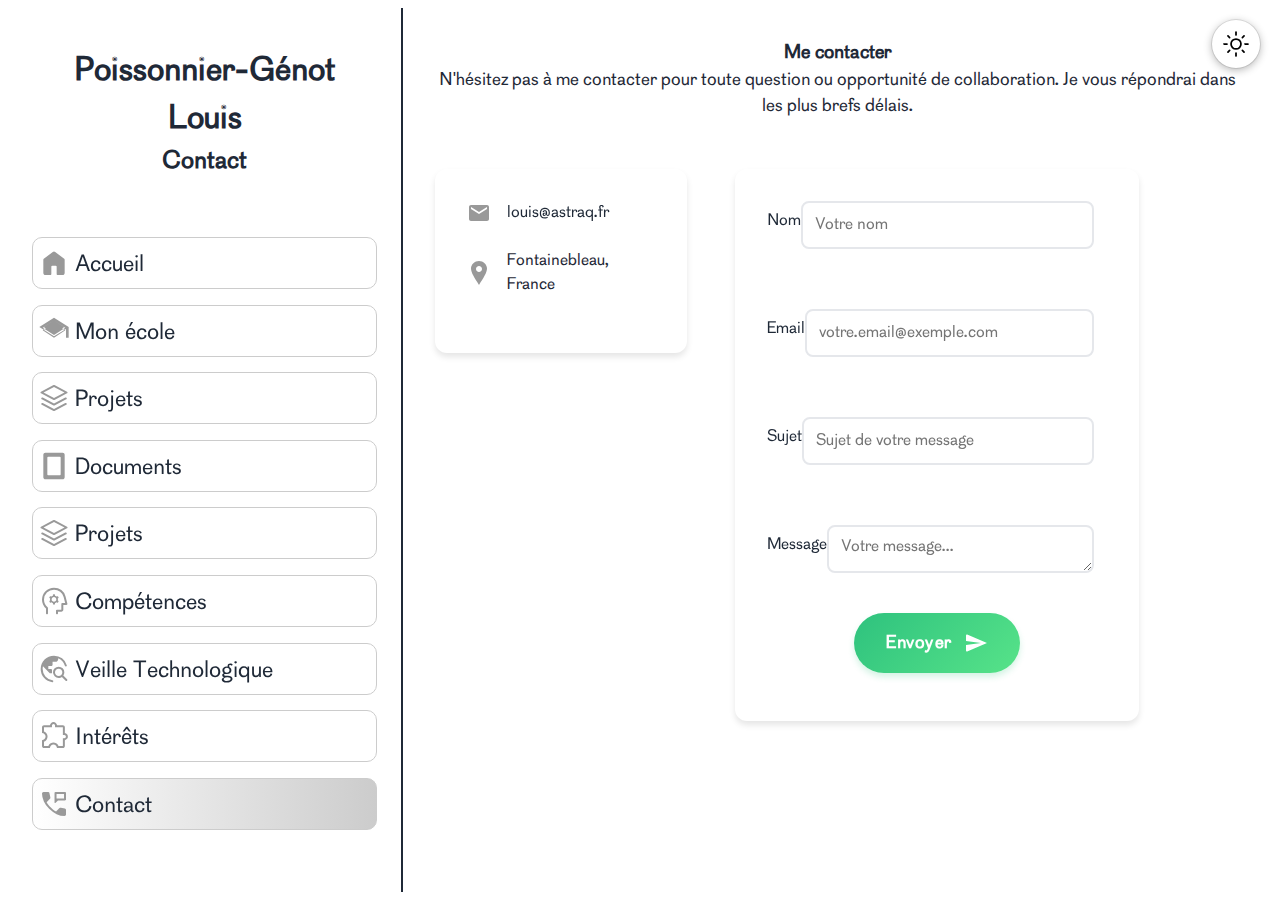
<file: contact.html>
<!DOCTYPE html>
<html lang="fr">
  <head>
    <meta charset="UTF-8">
    <meta name="viewport" content="width=device-width, initial-scale=1.0">
    <meta name="description" content="Contactez Louis Poissonnier-Génot - Étudiant en BTS SIO SISR">
    <meta name="keywords" content="contact, Louis Poissonnier-Génot, portfolio, BTS SIO">
    <meta name="author" content="Louis Poissonnier-Génot">
    <title>Contact | Louis Poissonnier-Génot</title>
    <link rel="stylesheet" href="style.css">
    <link rel="icon" href="Icons/favicon.ico">
    <script>
      window.onload = function() {
        const form = document.querySelector('.contact-form');
        const notification = document.getElementById('notification');
        
        form.addEventListener('submit', async function(e) {
          e.preventDefault();
          
          try {
            const response = await fetch(form.action, {
              method: 'POST',
              body: new FormData(form),
              headers: {
                'Accept': 'application/json'
              }
            });
            
            const result = await response.json();
            
            if (response.ok) {
              showNotification('success', 'Message envoyé avec succès ! Je vous répondrai dans les plus brefs délais.');
              form.reset();
            } else {
              showNotification('error', 'Une erreur est survenue. Veuillez réessayer plus tard.');
            }
          } catch (error) {
            showNotification('error', 'Une erreur est survenue. Veuillez réessayer plus tard.');
          }
        });
        
        function showNotification(type, message) {
          const notification = document.createElement('div');
          notification.className = `notification ${type}`;
          notification.innerHTML = `
            <div class="notification-content">
              <span>${message}</span>
              <button onclick="this.parentElement.parentElement.remove()">
                <svg xmlns="http://www.w3.org/2000/svg" height="24" width="24" viewBox="0 0 24 24">
                  <path d="M19 6.41L17.59 5 12 10.59 6.41 5 5 6.41 10.59 12 5 17.59 6.41 19 12 13.41 17.59 19 19 17.59 13.41 12z"/>
                </svg>
              </button>
            </div>
          `;
          document.body.appendChild(notification);
          
          setTimeout(() => {
            notification.classList.add('show');
          }, 100);
          
          setTimeout(() => {
            notification.classList.remove('show');
            setTimeout(() => {
              notification.remove();
            }, 300);
          }, 5000);
        }
      };
    </script>
  </head>
  <body>
    <input type="checkbox" id="menu-toggle-dark-mode">
    <label for="menu-toggle-dark-mode" class="theme-switch">
        <div class="theme-switch-icon">
            <img src="Icons/light-mode.svg" alt="Mode clair" class="light-mode">
            <img src="Icons/dark-mode.svg" alt="Mode sombre" class="dark-mode">
        </div>
    </label>
    <input type="checkbox" id="menu-hide-nav" class="toggle-hide-nav">
    <label for="menu-hide-nav" class="toggle-hide-nav"><svg id="hide-nav" xmlns="http://www.w3.org/2000/svg" height="48px" viewBox="0 -960 960 960" width="48px" fill="#999999"><path d="M421-480 250-651q-9-9-8.5-21t9.5-21q9-9 21.5-9t21.5 9l192 192q5 5 7 10t2 11q0 6-2 11t-7 10L293-266q-9 9-21 8.5t-21-9.5q-9-9-9-21.5t9-21.5l170-170Zm269-240q13 0 21.5 8.5T720-690v420q0 13-8.5 21.5T690-240q-13 0-21.5-8.5T660-270v-420q0-13 8.5-21.5T690-720Z"/></svg></label>
    <div id="body">
      <header>
        <div class="titlebar">
          <h1>Poissonnier-Génot <br> Louis</h1>
          <h2>Contact</h2>
        </div>
        <nav>
          <a class="navlink" href="./index.html"><div><svg xmlns="http://www.w3.org/2000/svg" height="48px" viewBox="0 -960 960 960" width="48px" fill="#999999"><path d="M160-180v-390q0-14.25 6.38-27 6.37-12.75 17.62-21l260-195q15.68-12 35.84-12Q500-825 516-813l260 195q11.25 8.25 17.63 21 6.37 12.75 6.37 27v390q0 24.75-17.62 42.37Q764.75-120 740-120H590q-12.75 0-21.37-8.63Q560-137.25 560-150v-220q0-12.75-8.62-21.38Q542.75-400 530-400H430q-12.75 0-21.37 8.62Q400-382.75 400-370v220q0 12.75-8.62 21.37Q382.75-120 370-120H220q-24.75 0-42.37-17.63Q160-155.25 160-180Z"/></svg><div class="margin"></div><p>Accueil</p></div></a>
          <a class="navlink" href="./utec.html"><div><svg xmlns="http://www.w3.org/2000/svg" height="48px" viewBox="0 0 24 24" width="48px" fill="#999999"><path d="M12 2L1 9l11 7 9-5.5V17h2V9L12 2zm0 2.18L19.74 9 12 13.82 4.26 9 12 4.18zM12 15l-8.5-5.5L12 4.18 20.5 9.5 12 15zM12 17l-8.5-5.5L12 6.18 20.5 11.5 12 17z"/></svg><div class="margin"></div><p>Mon école</p></div></a>
          <!--<a class="navlink" href="./school.html"><div><svg xmlns="http://www.w3.org/2000/svg" height="48px" viewBox="0 -960 960 960" width="48px" fill="#999999"><path d="M220-262q-14-8-22.5-21.88Q189-297.75 189-315v-204L89-574q-8-5-12-11.53-4-6.52-4-14.5 0-7.97 4-14.47 4-6.5 12-11.5l361-198q7-4 14.21-5.5 7.2-1.5 14.79-1.5 7.59 0 14.79 1.5Q501-828 508-824l396 215q8 5 12 11.97 4 6.96 4 15.03v269q0 12.75-8.68 21.37-8.67 8.63-21.5 8.63-12.82 0-21.32-8.63-8.5-8.62-8.5-21.37v-252l-91 46v204q0 17.25-8.5 31.12Q752-270 738-262L508-136q-7 4-14.21 5.5-7.2 1.5-14.79 1.5-7.59 0-14.79-1.5Q457-132 450-136L220-262Zm259-166 315-172-315-169-313 169 313 172Zm0 240 230-127v-168L508-375q-7 4-14 5.5t-15 1.5q-8 0-14.5-1.5T451-375L249-485v170l230 127Zm1-240Zm-1 90Zm0 0Z"/></svg><div class="margin"></div><p>Études</p><div class="margin"></div><svg class="navchevron" xmlns="http://www.w3.org/2000/svg" height="48px" viewBox="0 -960 960 960" width="48px" fill="#999999"><path d="M530-481 353-658q-9-9-8.5-21t9.5-21q9-9 21.5-9t21.5 9l198 198q5 5 7 10t2 11q0 6-2 11t-7 10L396-261q-9 9-21 8.5t-21-9.5q-9-9-9-21.5t9-21.5l176-176Z"/></svg></div></a>-->
          <a class="navlink" href="./xfab.html"><div><svg xmlns="http://www.w3.org/2000/svg" height="48px" viewBox="0 -960 960 960" width="48px" fill="#999999"><path d="M480-418q-8 0-14.5-1.5T452-425L90-619q-8-5-11.5-11.5T75-645q0-8 3.5-14.5T90-671l362-194q7-4 13.5-5.5T480-872q8 0 14.5 1.5T508-865l362 194q8 5 12 11.5t4 14.5q0 8-4 14.5T870-619L508-425q-7 4-13.5 5.5T480-418Zm0-61 315-166-315-166-314 166 314 166Zm1-166Zm-1 332 339-181q2-1 14-3 12 0 21 8.5t9 21.5q0 8-4 14.5T847-441L508-260q-7 4-13.5 5.5T480-253q-8 0-14.5-1.5T452-260L114-441q-8-5-12-11.5T98-467q0-13 9-21.5t21-8.5q4 0 7.5 1t6.5 3l338 180Zm0 165 339-181q2-1 14-3 12 0 21 8.5t9 21.5q0 8-4 14.5T847-276L508-95q-7 4-13.5 5.5T480-88q-8 0-14.5-1.5T452-95L114-276q-8-5-12-11.5T98-302q0-13 9-21.5t21-8.5q4 0 7.5 1t6.5 3l338 180Z"/></svg><div class="margin"></div><p>Projets</p></div></a>
          <a class="navlink" href="./documents.html"><div><svg xmlns="http://www.w3.org/2000/svg" height="48px" viewBox="0 -960 960 960" width="48px" fill="#999999"><path d="M310-200h340q13 0 21.5-8.5T680-230v-500q0-13-8.5-21.5T650-760H310q-13 0-21.5 8.5T280-730v500q0 13 8.5 21.5T310-200Zm490 60q0 24-18 42t-42 18H220q-24 0-42-18t-18-42v-680q0-24 18-42t42-18h520q24 0 42 18t18 42v680Z"/></svg><div class="margin"></div><p>Documents</p></div></a>
          <a class="navlink" href="./projets.html"><div><svg xmlns="http://www.w3.org/2000/svg" height="48px" viewBox="0 -960 960 960" width="48px" fill="#999999"><path d="M480-418q-8 0-14.5-1.5T452-425L90-619q-8-5-11.5-11.5T75-645q0-8 3.5-14.5T90-671l362-194q7-4 13.5-5.5T480-872q8 0 14.5 1.5T508-865l362 194q8 5 12 11.5t4 14.5q0 8-4 14.5T870-619L508-425q-7 4-13.5 5.5T480-418Zm0-61 315-166-315-166-314 166 314 166Zm1-166Zm-1 332 339-181q2-1 14-3 12 0 21 8.5t9 21.5q0 8-4 14.5T847-441L508-260q-7 4-13.5 5.5T480-253q-8 0-14.5-1.5T452-260L114-441q-8-5-12-11.5T98-467q0-13 9-21.5t21-8.5q4 0 7.5 1t6.5 3l338 180Zm0 165 339-181q2-1 14-3 12 0 21 8.5t9 21.5q0 8-4 14.5T847-276L508-95q-7 4-13.5 5.5T480-88q-8 0-14.5-1.5T452-95L114-276q-8-5-12-11.5T98-302q0-13 9-21.5t21-8.5q4 0 7.5 1t6.5 3l338 180Z"/></svg><div class="margin"></div><p>Projets</p></div></a>
          <a class="navlink" href="./skills.html"><div><svg xmlns="http://www.w3.org/2000/svg" height="48px" viewBox="0 -960 960 960" width="48px" fill="#999999"><path d="m446-418 2 30q.74 6.22 4.78 10.11 4.05 3.89 9.94 3.89h32.39q5.89 0 10.02-3.89 4.12-3.89 4.87-10.11l2-30q12-2 22.47-8.46Q544.94-432.92 553-441l30 10q5 2 10 0t7.8-6.85l15.4-26.3q2.8-4.85 2.3-9.85t-5.19-9.17L593-499q5-14 5-29t-5-29l20.31-15.83Q618-577 618.5-582t-2.3-9.85l-15.4-26.3Q598-623 593-625t-10 0l-30 10q-8.33-7.69-19.17-13.85Q523-635 512-638l-2-30q-.74-6.22-4.78-10.11-4.05-3.89-9.94-3.89h-32.39q-5.89 0-10.01 3.89-4.13 3.89-4.88 10.11l-2 30q-11 3-21.83 9.15Q413.33-622.69 405-615l-30-10q-5-2-10 0t-7.8 6.85l-15.4 26.3Q339-587 339.5-582t5.19 9.17L365-557q-5 14-5 29t5 29l-20.31 15.83Q340-479 339.5-474t2.3 9.85l15.4 26.3Q360-433 365-431t10 0l30-10q8.06 8.08 18.53 14.54Q434-420 446-418Zm33.12-40q-29.12 0-49.62-20.38-20.5-20.38-20.5-49.5t20.38-49.62q20.38-20.5 49.5-20.5t49.62 20.38q20.5 20.38 20.5 49.5t-20.38 49.62q-20.38 20.5-49.5 20.5ZM240-252q-57-52-88.5-121.5T120-520q0-150 105-255t255-105q125 0 221.5 73.5T827-615l55 218q4 14-5 25.5T853-360h-93v140q0 24.75-17.62 42.37Q724.75-160 700-160H600v50q0 12.75-8.68 21.37-8.67 8.63-21.5 8.63-12.82 0-21.32-8.63Q540-97.25 540-110v-80q0-12.75 8.63-21.38Q557.25-220 570-220h130v-170q0-12.75 8.63-21.38Q717.25-420 730-420h84l-45-180q-24-97-105-158.5T480-820q-125 0-212.5 86.5T180-522.46q0 64.42 26.32 122.39Q232.65-342.09 281-297l19 18v169q0 12.75-8.68 21.37-8.67 8.63-21.5 8.63-12.82 0-21.32-8.63Q240-97.25 240-110v-142Zm257-198Z"/></svg><div class="margin"></div><p>Compétences</p></div></a>
          <a class="navlink" href="./veille.html"><div><svg xmlns="http://www.w3.org/2000/svg" height="48px" viewBox="0 -960 960 960" width="48px" fill="#999999"><path d="M80-480q0-83 31.5-156T197-763q54-54 127-85.5T480-880q137 0 241.5 80T863-595q4 13-2 24.5t-18.88 14.77Q830-553 820-560.5q-10-7.5-14-19.5-22-74-74-131.5T607-799v18q0 35-24 61t-59 26h-87v87q0 16.58-13.5 27.79T393-568h-83v88h80q12.75 0 21.38 8.62Q420-462.75 420-450v95h-67L149-559q-5 20-7 39.67-2 19.66-2 39.33 0 128.02 82.5 223.51Q305-161 431-144q11.68 1.68 19.34 11.34T458-110.5q0 12.5-9.14 20.5T427-84q-148-20-247.5-131.5T80-480Zm749 351L716-241q-21 15-45.5 23t-50.07 8q-71.01 0-120.72-49.62Q450-309.24 450-380.12t49.62-120.38q49.62-49.5 120.5-49.5t120.38 49.71Q790-450.58 790-379.57q0 25.57-8.5 50.07T759-283l112 112q9 9 9.5 21t-8.5 21q-9 9-21.5 9t-21.5-9ZM619.86-270Q666-270 698-301.86t32-78Q730-426 698.14-458t-78-32Q574-490 542-458.14t-32 78Q510-334 541.86-302t78 32Z"/></svg><div class="margin"></div><p>Veille Technologique</p></div></a>
          <a class="navlink" href="./interests.html"><div><svg xmlns="http://www.w3.org/2000/svg" height="48px" viewBox="0 -960 960 960" width="48px" fill="#999999"><path d="M356-120H180q-24 0-42-18t-18-42v-176q44-5 75.5-34.5T227-463q0-43-31.5-72.5T120-570v-176q0-24 18-42t42-18h177q11-40 39.5-67t68.5-27q40 0 68.5 27t39.5 67h173q24 0 42 18t18 42v173q40 11 65.5 41.5T897-461q0 40-25.5 67T806-356v176q0 24-18 42t-42 18H570q-5-48-35.5-77.5T463-227q-41 0-71.5 29.5T356-120Zm-176-60h130q25-61 69.89-84t83-23Q501-287 546-264t70 84h130v-235h45q20 0 33-13t13-33q0-20-13-33t-33-13h-45v-239H511v-48q0-20-13-33t-33-13q-20 0-33 13t-13 33v48H180v130q48.15 17.82 77.58 59.69Q287-514.45 287-462.78 287-412 257.5-370T180-310v130Zm285-281Z"/></svg><div class="margin"></div><p>Intérêts</p></div></a>
          <a class="navlink" id="currentnav" href="./contact.html"><div><svg xmlns="http://www.w3.org/2000/svg" height="48px" viewBox="0 -960 960 960" width="48px" fill="#999999"><path d="M496-524v-286q0-12.75 8.63-21.38Q513.25-840 526-840h284q12.75 0 21.38 8.62Q840-822.75 840-810v192q0 12.75-8.62 21.37Q822.75-588 810-588H600l-79 75q-8 7-16.5 3.25T496-524Zm60-124h224v-132H556v132Zm0 0v-132 132Zm239 528q-116 0-236.5-56T335-335Q232-438 176-558.5T120-795q0-19.29 12.86-32.14Q145.71-840 165-840h140q14 0 24 10t14 25l26.93 125.64Q372-665 369.5-653.5t-10.73 19.73L259-533q26 44 55 82t64 72q37 38 78 69.5t86 55.5l95-98q10-11 23.15-15 13.15-4 25.85-2l119 26q15 4 25 16.04 10 12.05 10 26.96v135q0 19.29-12.86 32.14Q814.29-120 795-120Z"/></svg><div class="margin"></div><p>Contact</p></div></a>
        </nav>
        <footer>
          <a class="footerlink" href="https://github.com/Louis776300" target="_blank" rel="noopener noreferrer"><img class="light-mode" src="Icons/github-white.svg" alt="Github"><img class="dark-mode" src="Icons/github.svg" alt="Github"></a>
          <a class="footerlink" href="https://www.linkedin.com/in/louis-poissonnier-genot-65437b265/" target="_blank" rel="noopener noreferrer"><img class="light-mode" src="Icons/linkedin-white.png" alt="Linkedin"><img class="dark-mode" src="Icons/linkedin.png" alt="Linkedin"></a>
        </footer>
      </header>

      <main>
          <h3>Me contacter</h3>
          <p class="contact-intro">N'hésitez pas à me contacter pour toute question ou opportunité de collaboration. Je vous répondrai dans les plus brefs délais.</p>
          
          <div class="contact-grid">
            <div class="contact-info">
              <div class="contact-item">
                <svg xmlns="http://www.w3.org/2000/svg" height="24" width="24" viewBox="0 0 24 24" fill="currentColor">
                  <path d="M20 4H4c-1.1 0-1.99.9-1.99 2L2 18c0 1.1.9 2 2 2h16c1.1 0 2-.9 2-2V6c0-1.1-.9-2-2-2zm0 4l-8 5-8-5V6l8 5 8-5v2z"/>
                </svg>
                <a href="mailto:contact@louis-poissonnier-genot.fr">louis@astraq.fr</a>
              </div>
              <div class="contact-item">
                <svg xmlns="http://www.w3.org/2000/svg" height="24" width="24" viewBox="0 0 24 24" fill="currentColor">
                  <path d="M12 0c-4.198 0-8 3.403-8 7.602 0 4.198 3.469 9.21 8 16.398 4.531-7.188 8-12.2 8-16.398 0-4.199-3.801-7.602-8-7.602zm0 11c-1.657 0-3-1.343-3-3s1.343-3 3-3 3 1.343 3 3-1.343 3-3 3z"/>
                </svg>
                <span>Fontainebleau, France</span>
              </div>
            </div>

            <form class="contact-form" action="https://formspree.io/f/mkgodvpw" method="POST">
              <div class="form-group">
                <label for="name">Nom</label>
                <input type="text" id="name" name="name" required placeholder="Votre nom">
              </div>

              <div class="form-group">
                <label for="email">Email</label>
                <input type="email" id="email" name="email" required placeholder="votre.email@exemple.com">
              </div>

              <div class="form-group">
                <label for="subject">Sujet</label>
                <input type="text" id="subject" name="subject" required placeholder="Sujet de votre message">
              </div>

              <div class="form-group">
                <label for="message">Message</label>
                <textarea id="message" name="message" rows="6" required placeholder="Votre message..."></textarea>
              </div>

              <button type="submit" class="submit-button">
                <span>Envoyer</span>
                <svg xmlns="http://www.w3.org/2000/svg" height="24" width="24" viewBox="0 0 24 24" fill="currentColor">
                  <path d="M2.01 21L23 12 2.01 3 2 10l15 2-15 2z"/>
                </svg>
              </button>
            </form>
          </div>
      </main>
    </div>
  </body>
</html>
</file>
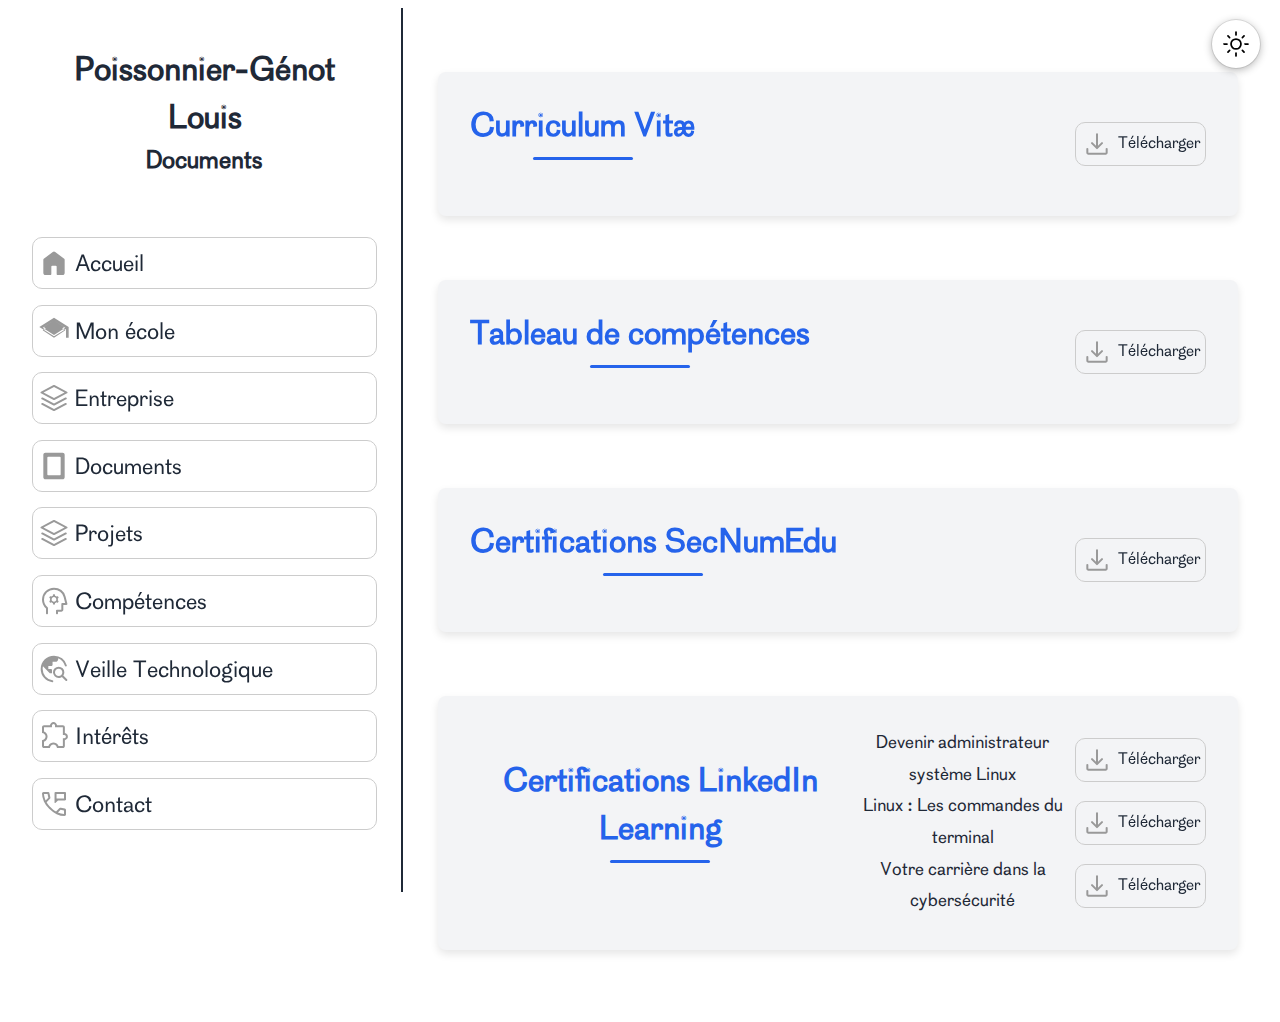
<file: documents.html>
<!DOCTYPE html>
<html lang="fr">
  <head>
    <meta charset="UTF-8">
    <meta name="viewport" content="width=device-width, initial-scale=1.0">
    <title>Portfolio</title>
    <link rel="stylesheet" href="style.css">
    <link rel="icon" href="Icons/favicon.ico">
  </head>
  <input type="checkbox" id="menu-toggle-dark-mode">
  <label for="menu-toggle-dark-mode" class="theme-switch">
    <div class="theme-switch-icon">
      <img src="Icons/light-mode.svg" alt="Mode clair" class="light-mode">
      <img src="Icons/dark-mode.svg" alt="Mode sombre" class="dark-mode">
    </div>
  </label>
    <input type="checkbox" id="menu-hide-nav" class="toggle-hide-nav">
    <label for="menu-hide-nav" class="toggle-hide-nav"><svg id="hide-nav" xmlns="http://www.w3.org/2000/svg" height="48px" viewBox="0 -960 960 960" width="48px" fill="#999999"><path d="M421-480 250-651q-9-9-8.5-21t9.5-21q9-9 21.5-9t21.5 9l192 192q5 5 7 10t2 11q0 6-2 11t-7 10L293-266q-9 9-21 8.5t-21-9.5q-9-9-9-21.5t9-21.5l170-170Zm269-240q13 0 21.5 8.5T720-690v420q0 13-8.5 21.5T690-240q-13 0-21.5-8.5T660-270v-420q0-13 8.5-21.5T690-720Z"/></svg></label>
    <div id="body">
      <header>
        <div class="titlebar">
          <h1>Poissonnier-Génot <br> Louis</h1>
          <h2>Documents</h2>
        </div>
        <nav>
          <a class="navlink" href="./index.html"><div><svg xmlns="http://www.w3.org/2000/svg" height="48px" viewBox="0 -960 960 960" width="48px" fill="#999999"><path d="M160-180v-390q0-14.25 6.38-27 6.37-12.75 17.62-21l260-195q15.68-12 35.84-12Q500-825 516-813l260 195q11.25 8.25 17.63 21 6.37 12.75 6.37 27v390q0 24.75-17.62 42.37Q764.75-120 740-120H590q-12.75 0-21.37-8.63Q560-137.25 560-150v-220q0-12.75-8.62-21.38Q542.75-400 530-400H430q-12.75 0-21.37 8.62Q400-382.75 400-370v220q0 12.75-8.62 21.37Q382.75-120 370-120H220q-24.75 0-42.37-17.63Q160-155.25 160-180Z"/></svg><div class="margin"></div><p>Accueil</p><div class="margin"></div><svg class="navchevron" xmlns="http://www.w3.org/2000/svg" height="48px" viewBox="0 -960 960 960" width="48px" fill="#999999"><path d="M530-481 353-658q-9-9-8.5-21t9.5-21q9-9 21.5-9t21.5 9l198 198q5 5 7 10t2 11q0 6-2 11t-7 10L396-261q-9 9-21 8.5t-21-9.5q-9-9-9-21.5t9-21.5l176-176Z"/></svg></div></a>
          <a class="navlink" href="./utec.html"><div><svg xmlns="http://www.w3.org/2000/svg" height="48px" viewBox="0 0 24 24" width="48px" fill="#999999"><path d="M12 2L1 9l11 7 9-5.5V17h2V9L12 2zm0 2.18L19.74 9 12 13.82 4.26 9 12 4.18zM12 15l-8.5-5.5L12 4.18 20.5 9.5 12 15zM12 17l-8.5-5.5L12 6.18 20.5 11.5 12 17z"/></svg><div class="margin"></div><p>Mon école</p><div class="margin"></div><svg class="navchevron" xmlns="http://www.w3.org/2000/svg" height="48px" viewBox="0 -960 960 960" width="48px" fill="#999999"><path d="M530-481 353-658q-9-9-8.5-21t9.5-21q9-9 21.5-9t21.5 9l198 198q5 5 7 10t2 11q0 6-2 11t-7 10L396-261q-9 9-21 8.5t-21-9.5q-9-9-9-21.5t9-21.5l176-176Z"/></svg></div></a>
          <!--<a class="navlink" href="./school.html"><div><svg xmlns="http://www.w3.org/2000/svg" height="48px" viewBox="0 -960 960 960" width="48px" fill="#999999"><path d="M220-262q-14-8-22.5-21.88Q189-297.75 189-315v-204L89-574q-8-5-12-11.53-4-6.52-4-14.5 0-7.97 4-14.47 4-6.5 12-11.5l361-198q7-4 14.21-5.5 7.2-1.5 14.79-1.5 7.59 0 14.79 1.5Q501-828 508-824l396 215q8 5 12 11.97 4 6.96 4 15.03v269q0 12.75-8.68 21.37-8.67 8.63-21.5 8.63-12.82 0-21.32-8.63-8.5-8.62-8.5-21.37v-252l-91 46v204q0 17.25-8.5 31.12Q752-270 738-262L508-136q-7 4-14.21 5.5-7.2 1.5-14.79 1.5-7.59 0-14.79-1.5Q457-132 450-136L220-262Zm259-166 315-172-315-169-313 169 313 172Zm0 240 230-127v-168L508-375q-7 4-14 5.5t-15 1.5q-8 0-14.5-1.5T451-375L249-485v170l230 127Zm1-240Zm-1 90Zm0 0Z"/></svg><div class="margin"></div><p>Études</p><div class="margin"></div><svg class="navchevron" xmlns="http://www.w3.org/2000/svg" height="48px" viewBox="0 -960 960 960" width="48px" fill="#999999"><path d="M530-481 353-658q-9-9-8.5-21t9.5-21q9-9 21.5-9t21.5 9l198 198q5 5 7 10t2 11q0 6-2 11t-7 10L396-261q-9 9-21 8.5t-21-9.5q-9-9-9-21.5t9-21.5l176-176Z"/></svg></div></a>-->
          <a class="navlink" href="./xfab.html"><div><svg xmlns="http://www.w3.org/2000/svg" height="48px" viewBox="0 -960 960 960" width="48px" fill="#999999"><path d="M480-418q-8 0-14.5-1.5T452-425L90-619q-8-5-11.5-11.5T75-645q0-8 3.5-14.5T90-671l362-194q7-4 13.5-5.5T480-872q8 0 14.5 1.5T508-865l362 194q8 5 12 11.5t4 14.5q0 8-4 14.5T870-619L508-425q-7 4-13.5 5.5T480-418Zm0-61 315-166-315-166-314 166 314 166Zm1-166Zm-1 332 339-181q2-1 14-3 12 0 21 8.5t9 21.5q0 8-4 14.5T847-441L508-260q-7 4-13.5 5.5T480-253q-8 0-14.5-1.5T452-260L114-441q-8-5-12-11.5T98-467q0-13 9-21.5t21-8.5q4 0 7.5 1t6.5 3l338 180Zm0 165 339-181q2-1 14-3 12 0 21 8.5t9 21.5q0 8-4 14.5T847-276L508-95q-7 4-13.5 5.5T480-88q-8 0-14.5-1.5T452-95L114-276q-8-5-12-11.5T98-302q0-13 9-21.5t21-8.5q4 0 7.5 1t6.5 3l338 180Z"/></svg><div class="margin"></div><p>Entreprise</p><div class="margin"></div><svg class="navchevron" xmlns="http://www.w3.org/2000/svg" height="48px" viewBox="0 -960 960 960" width="48px" fill="#999999"><path d="M530-481 353-658q-9-9-8.5-21t9.5-21q9-9 21.5-9t21.5 9l198 198q5 5 7 10t2 11q0 6-2 11t-7 10L396-261q-9 9-21 8.5t-21-9.5q-9-9-9-21.5t9-21.5l176-176Z"/></svg></div></a>
          <a class="navlink" href="./documents.html"><div><svg xmlns="http://www.w3.org/2000/svg" height="48px" viewBox="0 -960 960 960" width="48px" fill="#999999"><path d="M310-200h340q13 0 21.5-8.5T680-230v-500q0-13-8.5-21.5T650-760H310q-13 0-21.5 8.5T280-730v500q0 13 8.5 21.5T310-200Zm490 60q0 24-18 42t-42 18H220q-24 0-42-18t-18-42v-680q0-24 18-42t42-18h520q24 0 42 18t18 42v680Z"/></svg><div class="margin"></div><p>Documents</p><div class="margin"></div><svg class="navchevron" xmlns="http://www.w3.org/2000/svg" height="48px" viewBox="0 -960 960 960" width="48px" fill="#999999"><path d="M530-481 353-658q-9-9-8.5-21t9.5-21q9-9 21.5-9t21.5 9l198 198q5 5 7 10t2 11q0 6-2 11t-7 10L396-261q-9 9-21 8.5t-21-9.5q-9-9-9-21.5t9-21.5l176-176Z"/></svg></div></a>
          <a class="navlink" href="./projets.html"><div><svg xmlns="http://www.w3.org/2000/svg" height="48px" viewBox="0 -960 960 960" width="48px" fill="#999999"><path d="M480-418q-8 0-14.5-1.5T452-425L90-619q-8-5-11.5-11.5T75-645q0-8 3.5-14.5T90-671l362-194q7-4 13.5-5.5T480-872q8 0 14.5 1.5T508-865l362 194q8 5 12 11.5t4 14.5q0 8-4 14.5T870-619L508-425q-7 4-13.5 5.5T480-418Zm0-61 315-166-315-166-314 166 314 166Zm1-166Zm-1 332 339-181q2-1 14-3 12 0 21 8.5t9 21.5q0 8-4 14.5T847-441L508-260q-7 4-13.5 5.5T480-253q-8 0-14.5-1.5T452-260L114-441q-8-5-12-11.5T98-467q0-13 9-21.5t21-8.5q4 0 7.5 1t6.5 3l338 180Zm0 165 339-181q2-1 14-3 12 0 21 8.5t9 21.5q0 8-4 14.5T847-276L508-95q-7 4-13.5 5.5T480-88q-8 0-14.5-1.5T452-95L114-276q-8-5-12-11.5T98-302q0-13 9-21.5t21-8.5q4 0 7.5 1t6.5 3l338 180Z"/></svg><div class="margin"></div><p>Projets</p><div class="margin"></div><svg class="navchevron" xmlns="http://www.w3.org/2000/svg" height="48px" viewBox="0 -960 960 960" width="48px" fill="#999999"><path d="M530-481 353-658q-9-9-8.5-21t9.5-21q9-9 21.5-9t21.5 9l198 198q5 5 7 10t2 11q0 6-2 11t-7 10L396-261q-9 9-21 8.5t-21-9.5q-9-9-9-21.5t9-21.5l176-176Z"/></svg></div></a>
          <a class="navlink" href="./skills.html"><div><svg xmlns="http://www.w3.org/2000/svg" height="48px" viewBox="0 -960 960 960" width="48px" fill="#999999"><path d="m446-418 2 30q.74 6.22 4.78 10.11 4.05 3.89 9.94 3.89h32.39q5.89 0 10.02-3.89 4.12-3.89 4.87-10.11l2-30q12-2 22.47-8.46Q544.94-432.92 553-441l30 10q5 2 10 0t7.8-6.85l15.4-26.3q2.8-4.85 2.3-9.85t-5.19-9.17L593-499q5-14 5-29t-5-29l20.31-15.83Q618-577 618.5-582t-2.3-9.85l-15.4-26.3Q598-623 593-625t-10 0l-30 10q-8.33-7.69-19.17-13.85Q523-635 512-638l-2-30q-.74-6.22-4.78-10.11-4.05-3.89-9.94-3.89h-32.39q-5.89 0-10.01 3.89-4.13 3.89-4.88 10.11l-2 30q-11 3-21.83 9.15Q413.33-622.69 405-615l-30-10q-5-2-10 0t-7.8 6.85l-15.4 26.3Q339-587 339.5-582t5.19 9.17L365-557q-5 14-5 29t5 29l-20.31 15.83Q340-479 339.5-474t2.3 9.85l15.4 26.3Q360-433 365-431t10 0l30-10q8.06 8.08 18.53 14.54Q434-420 446-418Zm33.12-40q-29.12 0-49.62-20.38-20.5-20.38-20.5-49.5t20.38-49.62q20.38-20.5 49.5-20.5t49.62 20.38q20.5 20.38 20.5 49.5t-20.38 49.62q-20.38 20.5-49.5 20.5ZM240-252q-57-52-88.5-121.5T120-520q0-150 105-255t255-105q125 0 221.5 73.5T827-615l55 218q4 14-5 25.5T853-360h-93v140q0 24.75-17.62 42.37Q724.75-160 700-160H600v50q0 12.75-8.68 21.37-8.67 8.63-21.5 8.63-12.82 0-21.32-8.63Q540-97.25 540-110v-80q0-12.75 8.63-21.38Q557.25-220 570-220h130v-170q0-12.75 8.63-21.38Q717.25-420 730-420h84l-45-180q-24-97-105-158.5T480-820q-125 0-212.5 86.5T180-522.46q0 64.42 26.32 122.39Q232.65-342.09 281-297l19 18v169q0 12.75-8.68 21.37-8.67 8.63-21.5 8.63-12.82 0-21.32-8.63Q240-97.25 240-110v-142Zm257-198Z"/></svg><div class="margin"></div><p>Compétences</p><div class="margin"></div><svg class="navchevron" xmlns="http://www.w3.org/2000/svg" height="48px" viewBox="0 -960 960 960" width="48px" fill="#999999"><path d="M530-481 353-658q-9-9-8.5-21t9.5-21q9-9 21.5-9t21.5 9l198 198q5 5 7 10t2 11q0 6-2 11t-7 10L396-261q-9 9-21 8.5t-21-9.5q-9-9-9-21.5t9-21.5l176-176Z"/></svg></div></a>
          <a class="navlink" href="./veille.html"><div><svg xmlns="http://www.w3.org/2000/svg" height="48px" viewBox="0 -960 960 960" width="48px" fill="#999999"><path d="M80-480q0-83 31.5-156T197-763q54-54 127-85.5T480-880q137 0 241.5 80T863-595q4 13-2 24.5t-18.88 14.77Q830-553 820-560.5q-10-7.5-14-19.5-22-74-74-131.5T607-799v18q0 35-24 61t-59 26h-87v87q0 16.58-13.5 27.79T393-568h-83v88h80q12.75 0 21.38 8.62Q420-462.75 420-450v95h-67L149-559q-5 20-7 39.67-2 19.66-2 39.33 0 128.02 82.5 223.51Q305-161 431-144q11.68 1.68 19.34 11.34T458-110.5q0 12.5-9.14 20.5T427-84q-148-20-247.5-131.5T80-480Zm749 351L716-241q-21 15-45.5 23t-50.07 8q-71.01 0-120.72-49.62Q450-309.24 450-380.12t49.62-120.38q49.62-49.5 120.5-49.5t120.38 49.71Q790-450.58 790-379.57q0 25.57-8.5 50.07T759-283l112 112q9 9 9.5 21t-8.5 21q-9 9-21.5 9t-21.5-9ZM619.86-270Q666-270 698-301.86t32-78Q730-426 698.14-458t-78-32Q574-490 542-458.14t-32 78Q510-334 541.86-302t78 32Z"/></svg><div class="margin"></div><p>Veille Technologique</p><div class="margin"></div><svg class="navchevron" xmlns="http://www.w3.org/2000/svg" height="48px" viewBox="0 -960 960 960" width="48px" fill="#999999"><path d="M530-481 353-658q-9-9-8.5-21t9.5-21q9-9 21.5-9t21.5 9l198 198q5 5 7 10t2 11q0 6-2 11t-7 10L396-261q-9 9-21 8.5t-21-9.5q-9-9-9-21.5t9-21.5l176-176Z"/></svg></div></a>
          <a class="navlink" href="./interests.html"><div><svg xmlns="http://www.w3.org/2000/svg" height="48px" viewBox="0 -960 960 960" width="48px" fill="#999999"><path d="M356-120H180q-24 0-42-18t-18-42v-176q44-5 75.5-34.5T227-463q0-43-31.5-72.5T120-570v-176q0-24 18-42t42-18h177q11-40 39.5-67t68.5-27q40 0 68.5 27t39.5 67h173q24 0 42 18t18 42v173q40 11 65.5 41.5T897-461q0 40-25.5 67T806-356v176q0 24-18 42t-42 18H570q-5-48-35.5-77.5T463-227q-41 0-71.5 29.5T356-120Zm-176-60h130q25-61 69.89-84t83-23Q501-287 546-264t70 84h130v-235h45q20 0 33-13t13-33q0-20-13-33t-33-13h-45v-239H511v-48q0-20-13-33t-33-13q-20 0-33 13t-13 33v48H180v130q48.15 17.82 77.58 59.69Q287-514.45 287-462.78 287-412 257.5-370T180-310v130Zm285-281Z"/></svg><div class="margin"></div><p>Intérêts</p><div class="margin"></div><svg class="navchevron" xmlns="http://www.w3.org/2000/svg" height="48px" viewBox="0 -960 960 960" width="48px" fill="#999999"><path d="M530-481 353-658q-9-9-8.5-21t9.5-21q9-9 21.5-9t21.5 9l198 198q5 5 7 10t2 11q0 6-2 11t-7 10L396-261q-9 9-21 8.5t-21-9.5q-9-9-9-21.5t9-21.5l176-176Z"/></svg></div></a>
          <a class="navlink" href="./contact.html"><div><svg xmlns="http://www.w3.org/2000/svg" height="48px" viewBox="0 -960 960 960" width="48px" fill="#999999"><path d="M496-524v-286q0-12.75 8.63-21.38Q513.25-840 526-840h284q12.75 0 21.38 8.62Q840-822.75 840-810v192q0 12.75-8.62 21.37Q822.75-588 810-588H600l-79 75q-8 7-16.5 3.25T496-524Zm60-124h224v-132H556v132Zm0 0v-132 132Zm239 528q-116 0-236.5-56T335-335Q232-438 176-558.5T120-795q0-19.29 12.86-32.14Q145.71-840 165-840h140q14 0 24 10t14 25l26.93 125.64Q372-665 369.5-653.5t-10.73 19.73L259-533q26 44 55 82t64 72q37 38 78 69.5t86 55.5l95-98q10-11 23.15-15 13.15-4 25.85-2l119 26q15 4 25 16.04 10 12.05 10 26.96v135q0 19.29-12.86 32.14Q814.29-120 795-120ZM229-588l81-82-23-110H180q2 42 13.5 88.5T229-588Zm369 363q41 19 89 31t93 14v-107l-103-21-79 83ZM229-588Zm369 363Z"/></svg><div class="margin"></div><p>Contact</p><div class="margin"></div><svg class="navchevron" xmlns="http://www.w3.org/2000/svg" height="48px" viewBox="0 -960 960 960" width="48px" fill="#999999"><path d="M530-481 353-658q-9-9-8.5-21t9.5-21q9-9 21.5-9t21.5 9l198 198q5 5 7 10t2 11q0 6-2 11t-7 10L396-261q-9 9-21 8.5t-21-9.5q-9-9-9-21.5t9-21.5l176-176Z"/></svg></div></a>
        </nav>
        <footer>
          <a class="footerlink" href="https://github.com/RoueSoify"><img class="light-mode" src="Icons/github-white.svg" alt="Github"><img class="dark-mode" src="Icons/github.svg" alt="Github"></a>
          <a class="footerlink" href="https://github.com/Louis776300"><img class="light-mode" src="Icons/linkedin-white.png" alt="Linkedin"><img class="dark-mode" src="Icons/linkedin.png" alt="Linkedin"></a>
        </footer>
      </header>
  
      <main>
        <section>
          <h3>Curriculum Vitæ</h3>
          <a class="docs" href="./Docs/cv.pdf"><div class="docs"><svg xmlns="http://www.w3.org/2000/svg" height="48px" viewBox="0 -960 960 960" width="48px" fill="#999999"><path d="M479.87-325q-5.87 0-10.87-2-5-2-10-7L308-485q-9-9.27-8.5-21.64.5-12.36 9.11-21.36 9.39-9 21.89-9t21.5 9l98 99v-341q0-12.75 8.68-21.38 8.67-8.62 21.5-8.62 12.82 0 21.32 8.62 8.5 8.63 8.5 21.38v341l99-99q8.8-9 20.9-8.5 12.1.5 21.49 9.5 8.61 9 8.61 21.5t-9 21.5L501-334q-5 5-10.13 7-5.14 2-11 2ZM220-160q-24 0-42-18t-18-42v-113q0-12.75 8.68-21.38 8.67-8.62 21.5-8.62 12.82 0 21.32 8.62 8.5 8.63 8.5 21.38v113h520v-113q0-12.75 8.68-21.38 8.67-8.62 21.5-8.62 12.82 0 21.32 8.62 8.5 8.63 8.5 21.38v113q0 24-18 42t-42 18H220Z"/></svg>Télécharger</div></a>
        </section>
        <section>
          <h3>Tableau de compétences</h3>
          <a class="docs" href="./Docs/Tableau de synthèse - Epreuve E5.pdf"><div class="docs"><svg xmlns="http://www.w3.org/2000/svg" height="48px" viewBox="0 -960 960 960" width="48px" fill="#999999"><path d="M479.87-325q-5.87 0-10.87-2-5-2-10-7L308-485q-9-9.27-8.5-21.64.5-12.36 9.11-21.36 9.39-9 21.89-9t21.5 9l98 99v-341q0-12.75 8.68-21.38 8.67-8.62 21.5-8.62 12.82 0 21.32 8.62 8.5 8.63 8.5 21.38v341l99-99q8.8-9 20.9-8.5 12.1.5 21.49 9.5 8.61 9 8.61 21.5t-9 21.5L501-334q-5 5-10.13 7-5.14 2-11 2ZM220-160q-24 0-42-18t-18-42v-113q0-12.75 8.68-21.38 8.67-8.62 21.5-8.62 12.82 0 21.32 8.62 8.5 8.63 8.5 21.38v113h520v-113q0-12.75 8.68-21.38 8.67-8.62 21.5-8.62 12.82 0 21.32 8.62 8.5 8.63 8.5 21.38v113q0 24-18 42t-42 18H220Z"/></svg>Télécharger</div></a>
        </section>
        <section>
          <h3>Certifications SecNumEdu</h3>
          <a class="docs" href="./Docs/mooc.pdf"><div class="docs"><svg xmlns="http://www.w3.org/2000/svg" height="48px" viewBox="0 -960 960 960" width="48px" fill="#999999"><path d="M479.87-325q-5.87 0-10.87-2-5-2-10-7L308-485q-9-9.27-8.5-21.64.5-12.36 9.11-21.36 9.39-9 21.89-9t21.5 9l98 99v-341q0-12.75 8.68-21.38 8.67-8.62 21.5-8.62 12.82 0 21.32 8.62 8.5 8.63 8.5 21.38v341l99-99q8.8-9 20.9-8.5 12.1.5 21.49 9.5 8.61 9 8.61 21.5t-9 21.5L501-334q-5 5-10.13 7-5.14 2-11 2ZM220-160q-24 0-42-18t-18-42v-113q0-12.75 8.68-21.38 8.67-8.62 21.5-8.62 12.82 0 21.32 8.62 8.5 8.63 8.5 21.38v113h520v-113q0-12.75 8.68-21.38 8.67-8.62 21.5-8.62 12.82 0 21.32 8.62 8.5 8.63 8.5 21.38v113q0 24-18 42t-42 18H220Z"/></svg>Télécharger</div></a>
        </section>
        <section>
          <h3>Certifications LinkedIn Learning</h3>
          <div class="docs-column">
            <div class="docs">
              <p style="margin: 0 auto">Devenir administrateur système Linux</p>
              <a class="docs" href="./Docs/LinuxaAdmin.pdf"><div class="docs download-button"><svg xmlns="http://www.w3.org/2000/svg" height="48px" viewBox="0 -960 960 960" width="48px" fill="#999999"><path d="M479.87-325q-5.87 0-10.87-2-5-2-10-7L308-485q-9-9.27-8.5-21.64.5-12.36 9.11-21.36 9.39-9 21.89-9t21.5 9l98 99v-341q0-12.75 8.68-21.38 8.67-8.62 21.5-8.62 12.82 0 21.32 8.62 8.5 8.63 8.5 21.38v341l99-99q8.8-9 20.9-8.5 12.1.5 21.49 9.5 8.61 9 8.61 21.5t-9 21.5L501-334q-5 5-10.13 7-5.14 2-11 2ZM220-160q-24 0-42-18t-18-42v-113q0-12.75 8.68-21.38 8.67-8.62 21.5-8.62 12.82 0 21.32 8.62 8.5 8.63 8.5 21.38v113h520v-113q0-12.75 8.68-21.38 8.67-8.62 21.5-8.62 12.82 0 21.32 8.62 8.5 8.63 8.5 21.38v113q0 24-18 42t-42 18H220Z"/></svg>Télécharger</div></a>
            </div>
            <div class="docs">
              <p style="margin: 0 auto">Linux : Les commandes du terminal</p>
              <a class="docs" href="./Docs/CommandeLinux.pdf"><div class="docs download-button"><svg xmlns="http://www.w3.org/2000/svg" height="48px" viewBox="0 -960 960 960" width="48px" fill="#999999"><path d="M479.87-325q-5.87 0-10.87-2-5-2-10-7L308-485q-9-9.27-8.5-21.64.5-12.36 9.11-21.36 9.39-9 21.89-9t21.5 9l98 99v-341q0-12.75 8.68-21.38 8.67-8.62 21.5-8.62 12.82 0 21.32 8.62 8.5 8.63 8.5 21.38v341l99-99q8.8-9 20.9-8.5 12.1.5 21.49 9.5 8.61 9 8.61 21.5t-9 21.5L501-334q-5 5-10.13 7-5.14 2-11 2ZM220-160q-24 0-42-18t-18-42v-113q0-12.75 8.68-21.38 8.67-8.62 21.5-8.62 12.82 0 21.32 8.62 8.5 8.63 8.5 21.38v113h520v-113q0-12.75 8.68-21.38 8.67-8.62 21.5-8.62 12.82 0 21.32 8.62 8.5 8.63 8.5 21.38v113q0 24-18 42t-42 18H220Z"/></svg>Télécharger</div></a>
            </div>
            <div class="docs">
              <p style="margin: 0 auto">Votre carrière dans la cybersécurité</p>  
              <a class="docs" href="./Docs/aconplissement.pdf"><div class="docs download-button"><svg xmlns="http://www.w3.org/2000/svg" height="48px" viewBox="0 -960 960 960" width="48px" fill="#999999"><path d="M479.87-325q-5.87 0-10.87-2-5-2-10-7L308-485q-9-9.27-8.5-21.64.5-12.36 9.11-21.36 9.39-9 21.89-9t21.5 9l98 99v-341q0-12.75 8.68-21.38 8.67-8.62 21.5-8.62 12.82 0 21.32 8.62 8.5 8.63 8.5 21.38v341l99-99q8.8-9 20.9-8.5 12.1.5 21.49 9.5 8.61 9 8.61 21.5t-9 21.5L501-334q-5 5-10.13 7-5.14 2-11 2ZM220-160q-24 0-42-18t-18-42v-113q0-12.75 8.68-21.38 8.67-8.62 21.5-8.62 12.82 0 21.32 8.62 8.5 8.63 8.5 21.38v113h520v-113q0-12.75 8.68-21.38 8.67-8.62 21.5-8.62 12.82 0 21.32 8.62 8.5 8.63 8.5 21.38v113q0 24-18 42t-42 18H220Z"/></svg>Télécharger</div></a>
            </div>
          </div>
        </section>
          </div>
        </section>
      </main>
    </div>
  </body>
</html>
</file>
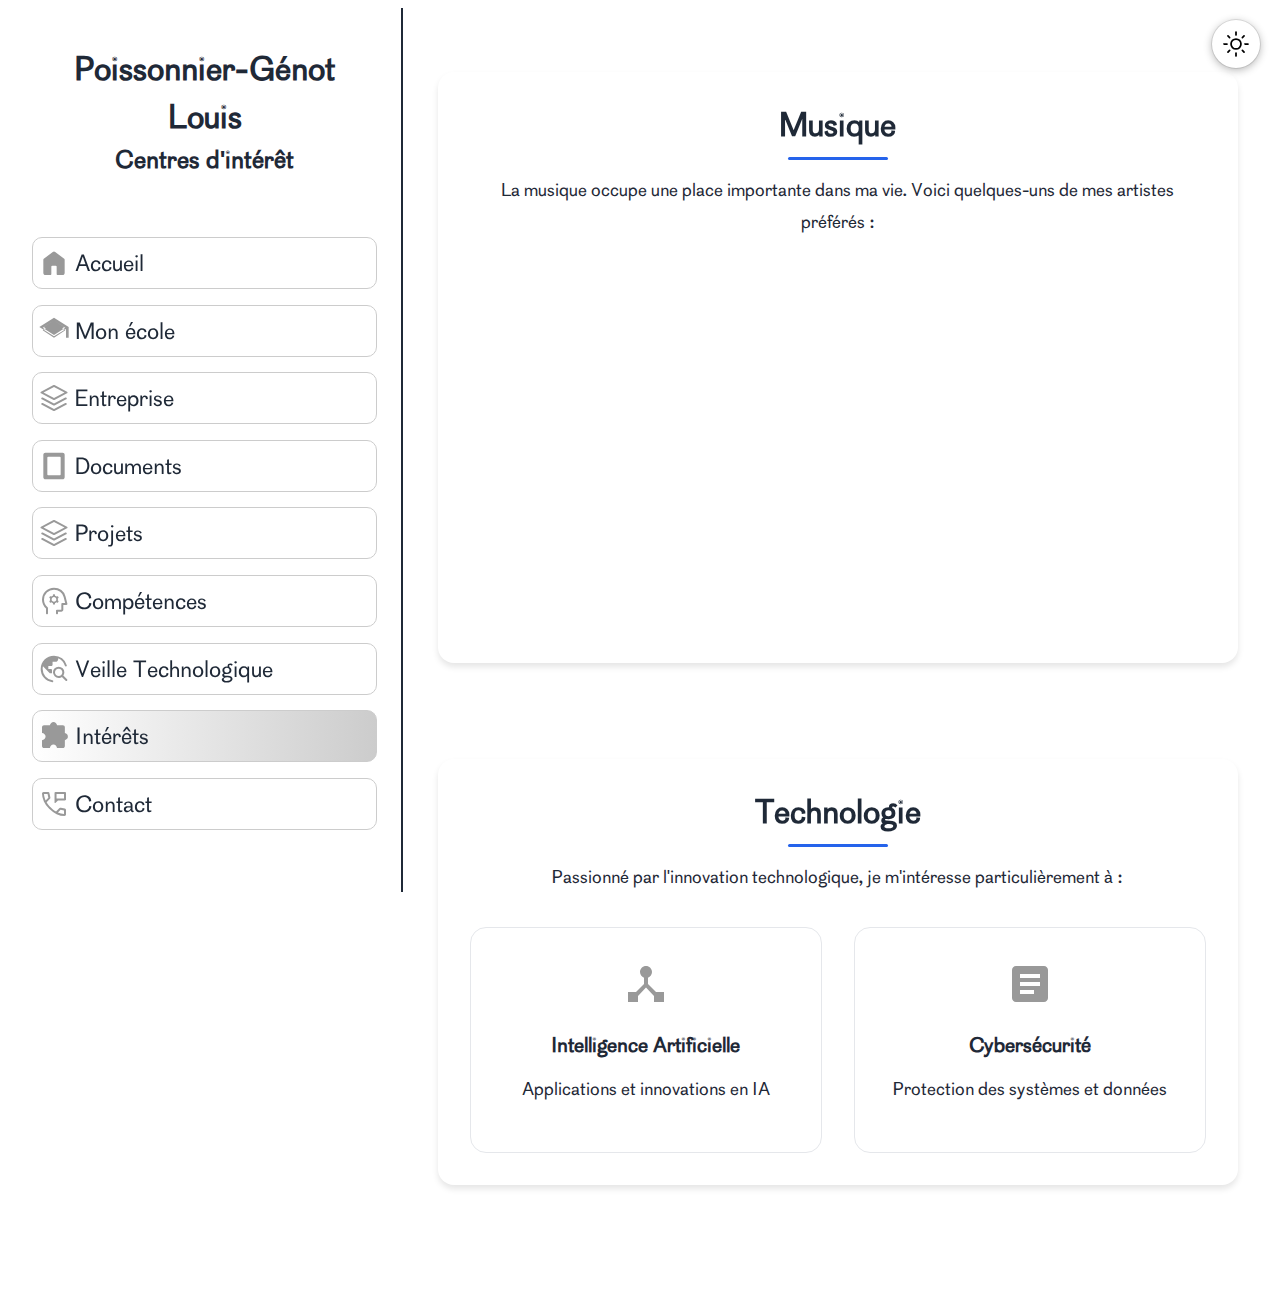
<file: interests.html>
<!DOCTYPE html>
<html lang="fr">
  <head>
    <meta charset="UTF-8">
    <meta name="viewport" content="width=device-width, initial-scale=1.0">
    <meta name="description" content="Découvrez mes centres d'intérêt et passions - Louis Poissonnier-Génot">
    <meta name="keywords" content="intérêts, passions, musique, technologie, Louis Poissonnier-Génot">
    <title>Centres d'intérêt | Louis Poissonnier-Génot</title>
    <link rel="stylesheet" href="style.css">
    <link rel="icon" href="Icons/favicon.ico">
  </head>
  <input type="checkbox" id="menu-toggle-dark-mode">
  <label for="menu-toggle-dark-mode" class="theme-switch">
    <div class="theme-switch-icon">
      <img src="Icons/light-mode.svg" alt="Mode clair" class="light-mode">
      <img src="Icons/dark-mode.svg" alt="Mode sombre" class="dark-mode">
    </div>
  </label>
    <input type="checkbox" id="menu-hide-nav" class="toggle-hide-nav">
    <label for="menu-hide-nav" class="toggle-hide-nav"><svg id="hide-nav" xmlns="http://www.w3.org/2000/svg" height="48px" viewBox="0 -960 960 960" width="48px" fill="#999999"><path d="M421-480 250-651q-9-9-8.5-21t9.5-21q9-9 21.5-9t21.5 9l192 192q5 5 7 10t2 11q0 6-2 11t-7 10L293-266q-9 9-21 8.5t-21-9.5q-9-9-9-21.5t9-21.5l170-170Zm269-240q13 0 21.5 8.5T720-690v420q0 13-8.5 21.5T690-240q-13 0-21.5-8.5T660-270v-420q0-13 8.5-21.5T690-720Z"/></svg></label>
    <div id="body">
      <header>
        <div class="titlebar">
          <h1>Poissonnier-Génot <br> Louis</h1>
          <h2>Centres d'intérêt</h2>
        </div>
        <nav>
          <a class="navlink" href="./index.html">
            <div>
              <svg xmlns="http://www.w3.org/2000/svg" height="48px" viewBox="0 -960 960 960" width="48px" fill="#999999">
                <path d="M160-180v-390q0-14.25 6.38-27 6.37-12.75 17.62-21l260-195q15.68-12 35.84-12Q500-825 516-813l260 195q11.25 8.25 17.63 21 6.37 12.75 6.37 27v390q0 24.75-17.62 42.37Q764.75-120 740-120H590q-12.75 0-21.37-8.63Q560-137.25 560-150v-220q0-12.75-8.62-21.38Q542.75-400 530-400H430q-12.75 0-21.37 8.62Q400-382.75 400-370v220q0 12.75-8.62 21.37Q382.75-120 370-120H220q-24.75 0-42.37-17.63Q160-155.25 160-180Z"/>
              </svg>
              <div class="margin"></div>
              <p>Accueil</p>
            </div>
          </a>
          <a class="navlink" href="./utec.html"><div><svg xmlns="http://www.w3.org/2000/svg" height="48px" viewBox="0 0 24 24" width="48px" fill="#999999"><path d="M12 2L1 9l11 7 9-5.5V17h2V9L12 2zm0 2.18L19.74 9 12 13.82 4.26 9 12 4.18zM12 15l-8.5-5.5L12 4.18 20.5 9.5 12 15zM12 17l-8.5-5.5L12 6.18 20.5 11.5 12 17z"/></svg><div class="margin"></div><p>Mon école</p><div class="margin"></div><svg class="navchevron" xmlns="http://www.w3.org/2000/svg" height="48px" viewBox="0 -960 960 960" width="48px" fill="#999999"><path d="M530-481 353-658q-9-9-8.5-21t9.5-21q9-9 21.5-9t21.5 9l198 198q5 5 7 10t2 11q0 6-2 11t-7 10L396-261q-9 9-21 8.5t-21-9.5q-9-9-9-21.5t9-21.5l176-176Z"/></svg></div></a>
          <!--<a class="navlink" href="./school.html"><div><svg xmlns="http://www.w3.org/2000/svg" height="48px" viewBox="0 -960 960 960" width="48px" fill="#999999"><path d="M220-262q-14-8-22.5-21.88Q189-297.75 189-315v-204L89-574q-8-5-12-11.53-4-6.52-4-14.5 0-7.97 4-14.47 4-6.5 12-11.5l361-198q7-4 14.21-5.5 7.2-1.5 14.79-1.5 7.59 0 14.79 1.5Q501-828 508-824l396 215q8 5 12 11.97 4 6.96 4 15.03v269q0 12.75-8.68 21.37-8.67 8.63-21.5 8.63-12.82 0-21.32-8.63-8.5-8.62-8.5-21.37v-252l-91 46v204q0 17.25-8.5 31.12Q752-270 738-262L508-136q-7 4-14.21 5.5-7.2 1.5-14.79 1.5-7.59 0-14.79-1.5Q457-132 450-136L220-262Zm259-166 315-172-315-169-313 169 313 172Zm0 240 230-127v-168L508-375q-7 4-14 5.5t-15 1.5q-8 0-14.5-1.5T451-375L249-485v170l230 127Zm1-240Zm-1 90Zm0 0Z"/></svg><div class="margin"></div><p>Études</p><div class="margin"></div><svg class="navchevron" xmlns="http://www.w3.org/2000/svg" height="48px" viewBox="0 -960 960 960" width="48px" fill="#999999"><path d="M530-481 353-658q-9-9-8.5-21t9.5-21q9-9 21.5-9t21.5 9l198 198q5 5 7 10t2 11q0 6-2 11t-7 10L396-261q-9 9-21 8.5t-21-9.5q-9-9-9-21.5t9-21.5l176-176Z"/></svg></div></a>-->
          <a class="navlink" href="./xfab.html"><div><svg xmlns="http://www.w3.org/2000/svg" height="48px" viewBox="0 -960 960 960" width="48px" fill="#999999"><path d="M480-418q-8 0-14.5-1.5T452-425L90-619q-8-5-11.5-11.5T75-645q0-8 3.5-14.5T90-671l362-194q7-4 13.5-5.5T480-872q8 0 14.5 1.5T508-865l362 194q8 5 12 11.5t4 14.5q0 8-4 14.5T870-619L508-425q-7 4-13.5 5.5T480-418Zm0-61 315-166-315-166-314 166 314 166Zm1-166Zm-1 332 339-181q2-1 14-3 12 0 21 8.5t9 21.5q0 8-4 14.5T847-441L508-260q-7 4-13.5 5.5T480-253q-8 0-14.5-1.5T452-260L114-441q-8-5-12-11.5T98-467q0-13 9-21.5t21-8.5q4 0 7.5 1t6.5 3l338 180Zm0 165 339-181q2-1 14-3 12 0 21 8.5t9 21.5q0 8-4 14.5T847-276L508-95q-7 4-13.5 5.5T480-88q-8 0-14.5-1.5T452-95L114-276q-8-5-12-11.5T98-302q0-13 9-21.5t21-8.5q4 0 7.5 1t6.5 3l338 180Z"/></svg><div class="margin"></div><p>Entreprise</p><div class="margin"></div><svg class="navchevron" xmlns="http://www.w3.org/2000/svg" height="48px" viewBox="0 -960 960 960" width="48px" fill="#999999"><path d="M530-481 353-658q-9-9-8.5-21t9.5-21q9-9 21.5-9t21.5 9l198 198q5 5 7 10t2 11q0 6-2 11t-7 10L396-261q-9 9-21 8.5t-21-9.5q-9-9-9-21.5t9-21.5l176-176Z"/></svg></div></a>
          <a class="navlink" href="./documents.html"><div><svg xmlns="http://www.w3.org/2000/svg" height="48px" viewBox="0 -960 960 960" width="48px" fill="#999999"><path d="M310-200h340q13 0 21.5-8.5T680-230v-500q0-13-8.5-21.5T650-760H310q-13 0-21.5 8.5T280-730v500q0 13 8.5 21.5T310-200Zm490 60q0 24-18 42t-42 18H220q-24 0-42-18t-18-42v-680q0-24 18-42t42-18h520q24 0 42 18t18 42v680Z"/></svg><div class="margin"></div><p>Documents</p><div class="margin"></div><svg class="navchevron" xmlns="http://www.w3.org/2000/svg" height="48px" viewBox="0 -960 960 960" width="48px" fill="#999999"><path d="M530-481 353-658q-9-9-8.5-21t9.5-21q9-9 21.5-9t21.5 9l198 198q5 5 7 10t2 11q0 6-2 11t-7 10L396-261q-9 9-21 8.5t-21-9.5q-9-9-9-21.5t9-21.5l176-176Z"/></svg></div></a>
          <a class="navlink" href="./projets.html"><div><svg xmlns="http://www.w3.org/2000/svg" height="48px" viewBox="0 -960 960 960" width="48px" fill="#999999"><path d="M480-418q-8 0-14.5-1.5T452-425L90-619q-8-5-11.5-11.5T75-645q0-8 3.5-14.5T90-671l362-194q7-4 13.5-5.5T480-872q8 0 14.5 1.5T508-865l362 194q8 5 12 11.5t4 14.5q0 8-4 14.5T870-619L508-425q-7 4-13.5 5.5T480-418Zm0-61 315-166-315-166-314 166 314 166Zm1-166Zm-1 332 339-181q2-1 14-3 12 0 21 8.5t9 21.5q0 8-4 14.5T847-441L508-260q-7 4-13.5 5.5T480-253q-8 0-14.5-1.5T452-260L114-441q-8-5-12-11.5T98-467q0-13 9-21.5t21-8.5q4 0 7.5 1t6.5 3l338 180Zm0 165 339-181q2-1 14-3 12 0 21 8.5t9 21.5q0 8-4 14.5T847-276L508-95q-7 4-13.5 5.5T480-88q-8 0-14.5-1.5T452-95L114-276q-8-5-12-11.5T98-302q0-13 9-21.5t21-8.5q4 0 7.5 1t6.5 3l338 180Z"/></svg><div class="margin"></div><p>Projets</p><div class="margin"></div><svg class="navchevron" xmlns="http://www.w3.org/2000/svg" height="48px" viewBox="0 -960 960 960" width="48px" fill="#999999"><path d="M530-481 353-658q-9-9-8.5-21t9.5-21q9-9 21.5-9t21.5 9l198 198q5 5 7 10t2 11q0 6-2 11t-7 10L396-261q-9 9-21 8.5t-21-9.5q-9-9-9-21.5t9-21.5l176-176Z"/></svg></div></a>
          <a class="navlink" href="./skills.html"><div><svg xmlns="http://www.w3.org/2000/svg" height="48px" viewBox="0 -960 960 960" width="48px" fill="#999999"><path d="m446-418 2 30q.74 6.22 4.78 10.11 4.05 3.89 9.94 3.89h32.39q5.89 0 10.02-3.89 4.12-3.89 4.87-10.11l2-30q12-2 22.47-8.46Q544.94-432.92 553-441l30 10q5 2 10 0t7.8-6.85l15.4-26.3q2.8-4.85 2.3-9.85t-5.19-9.17L593-499q5-14 5-29t-5-29l20.31-15.83Q618-577 618.5-582t-2.3-9.85l-15.4-26.3Q598-623 593-625t-10 0l-30 10q-8.33-7.69-19.17-13.85Q523-635 512-638l-2-30q-.74-6.22-4.78-10.11-4.05-3.89-9.94-3.89h-32.39q-5.89 0-10.01 3.89-4.13 3.89-4.88 10.11l-2 30q-11 3-21.83 9.15Q413.33-622.69 405-615l-30-10q-5-2-10 0t-7.8 6.85l-15.4 26.3Q339-587 339.5-582t5.19 9.17L365-557q-5 14-5 29t5 29l-20.31 15.83Q340-479 339.5-474t2.3 9.85l15.4 26.3Q360-433 365-431t10 0l30-10q8.06 8.08 18.53 14.54Q434-420 446-418Zm33.12-40q-29.12 0-49.62-20.38-20.5-20.38-20.5-49.5t20.38-49.62q20.38-20.5 49.5-20.5t49.62 20.38q20.5 20.38 20.5 49.5t-20.38 49.62q-20.38 20.5-49.5 20.5ZM240-252q-57-52-88.5-121.5T120-520q0-150 105-255t255-105q125 0 221.5 73.5T827-615l55 218q4 14-5 25.5T853-360h-93v140q0 24.75-17.62 42.37Q724.75-160 700-160H600v50q0 12.75-8.68 21.37-8.67 8.63-21.5 8.63-12.82 0-21.32-8.63Q540-97.25 540-110v-80q0-12.75 8.63-21.38Q557.25-220 570-220h130v-170q0-12.75 8.63-21.38Q717.25-420 730-420h84l-45-180q-24-97-105-158.5T480-820q-125 0-212.5 86.5T180-522.46q0 64.42 26.32 122.39Q232.65-342.09 281-297l19 18v169q0 12.75-8.68 21.37-8.67 8.63-21.5 8.63-12.82 0-21.32-8.63Q240-97.25 240-110v-142Zm257-198Z"/></svg><div class="margin"></div><p>Compétences</p><div class="margin"></div><svg class="navchevron" xmlns="http://www.w3.org/2000/svg" height="48px" viewBox="0 -960 960 960" width="48px" fill="#999999"><path d="M530-481 353-658q-9-9-8.5-21t9.5-21q9-9 21.5-9t21.5 9l198 198q5 5 7 10t2 11q0 6-2 11t-7 10L396-261q-9 9-21 8.5t-21-9.5q-9-9-9-21.5t9-21.5l176-176Z"/></svg></div></a>
          <a class="navlink" href="./veille.html"><div><svg xmlns="http://www.w3.org/2000/svg" height="48px" viewBox="0 -960 960 960" width="48px" fill="#999999"><path d="M80-480q0-83 31.5-156T197-763q54-54 127-85.5T480-880q137 0 241.5 80T863-595q4 13-2 24.5t-18.88 14.77Q830-553 820-560.5q-10-7.5-14-19.5-22-74-74-131.5T607-799v18q0 35-24 61t-59 26h-87v87q0 16.58-13.5 27.79T393-568h-83v88h80q12.75 0 21.38 8.62Q420-462.75 420-450v95h-67L149-559q-5 20-7 39.67-2 19.66-2 39.33 0 128.02 82.5 223.51Q305-161 431-144q11.68 1.68 19.34 11.34T458-110.5q0 12.5-9.14 20.5T427-84q-148-20-247.5-131.5T80-480Zm749 351L716-241q-21 15-45.5 23t-50.07 8q-71.01 0-120.72-49.62Q450-309.24 450-380.12t49.62-120.38q49.62-49.5 120.5-49.5t120.38 49.71Q790-450.58 790-379.57q0 25.57-8.5 50.07T759-283l112 112q9 9 9.5 21t-8.5 21q-9 9-21.5 9t-21.5-9ZM619.86-270Q666-270 698-301.86t32-78Q730-426 698.14-458t-78-32Q574-490 542-458.14t-32 78Q510-334 541.86-302t78 32Z"/></svg><div class="margin"></div><p>Veille Technologique</p><div class="margin"></div><svg class="navchevron" xmlns="http://www.w3.org/2000/svg" height="48px" viewBox="0 -960 960 960" width="48px" fill="#999999"><path d="M530-481 353-658q-9-9-8.5-21t9.5-21q9-9 21.5-9t21.5 9l198 198q5 5 7 10t2 11q0 6-2 11t-7 10L396-261q-9 9-21 8.5t-21-9.5q-9-9-9-21.5t9-21.5l176-176Z"/></svg></div></a>
          <a class="navlink" id="currentnav" href="./interests.html">
            <div>
              <svg xmlns="http://www.w3.org/2000/svg" height="48px" viewBox="0 -960 960 960" width="48px" fill="#999999">
                <path d="M356-120H180q-24 0-42-18t-18-42v-176q44-5 75.5-34.5T227-463q0-43-31.5-72.5T120-570v-176q0-24 18-42t42-18h177q11-40 39.5-67t68.5-27q40 0 68.5 27t39.5 67h173q24 0 42 18t18 42v173q40 11 65.5 41.5T897-461q0 40-25.5 67T806-356v176q0 24-18 42t-42 18H570q-5-48-35.5-77.5T463-227q-41 0-71.5 29.5T356-120Z"/>
              </svg>
              <div class="margin"></div>
              <p>Intérêts</p>
            </div>
          </a>
          <a class="navlink" href="./contact.html"><div><svg xmlns="http://www.w3.org/2000/svg" height="48px" viewBox="0 -960 960 960" width="48px" fill="#999999"><path d="M496-524v-286q0-12.75 8.63-21.38Q513.25-840 526-840h284q12.75 0 21.38 8.62Q840-822.75 840-810v192q0 12.75-8.62 21.37Q822.75-588 810-588H600l-79 75q-8 7-16.5 3.25T496-524Zm60-124h224v-132H556v132Zm0 0v-132 132Zm239 528q-116 0-236.5-56T335-335Q232-438 176-558.5T120-795q0-19.29 12.86-32.14Q145.71-840 165-840h140q14 0 24 10t14 25l26.93 125.64Q372-665 369.5-653.5t-10.73 19.73L259-533q26 44 55 82t64 72q37 38 78 69.5t86 55.5l95-98q10-11 23.15-15 13.15-4 25.85-2l119 26q15 4 25 16.04 10 12.05 10 26.96v135q0 19.29-12.86 32.14Q814.29-120 795-120ZM229-588l81-82-23-110H180q2 42 13.5 88.5T229-588Zm369 363q41 19 89 31t93 14v-107l-103-21-79 83ZM229-588Zm369 363Z"/></svg><div class="margin"></div><p>Contact</p><div class="margin"></div><svg class="navchevron" xmlns="http://www.w3.org/2000/svg" height="48px" viewBox="0 -960 960 960" width="48px" fill="#999999"><path d="M530-481 353-658q-9-9-8.5-21t9.5-21q9-9 21.5-9t21.5 9l198 198q5 5 7 10t2 11q0 6-2 11t-7 10L396-261q-9 9-21 8.5t-21-9.5q-9-9-9-21.5t9-21.5l176-176Z"/></svg></div></a>
        </nav>
        <footer>
          <a class="footerlink" href="https://github.com/Louis776300" target="_blank" rel="noopener noreferrer">
            <img class="light-mode" src="Icons/github-white.svg" alt="Github">
            <img class="dark-mode" src="Icons/github.svg" alt="Github">
          </a>
          <a class="footerlink" href="https://www.linkedin.com/in/louis-poissonnier-genot-65437b265/" target="_blank" rel="noopener noreferrer">
            <img class="light-mode" src="Icons/linkedin-white.png" alt="Linkedin">
            <img class="dark-mode" src="Icons/linkedin.png" alt="Linkedin">
          </a>
        </footer>
      </header>
  
      <main class="interests-main">
        <section class="interests-section music-section">
          <h3>Musique</h3>
          <p class="section-intro">La musique occupe une place importante dans ma vie. Voici quelques-uns de mes artistes préférés :</p>
          <div class="music-grid">
            <div class="music-card">
              <iframe src="https://open.spotify.com/embed/artist/7dGJo4pcD2V6oG8kP0tJRR?utm_source=generator&theme=0" 
                      allowfullscreen="" 
                      allow="autoplay; clipboard-write; encrypted-media; fullscreen; picture-in-picture" 
                      loading="lazy">
              </iframe>
            </div>
            <div class="music-card">
              <iframe src="https://open.spotify.com/embed/artist/3q7HBObVc0L8jNeTe5Gofh?utm_source=generator&theme=0" 
                      allowfullscreen="" 
                      allow="autoplay; clipboard-write; encrypted-media; fullscreen; picture-in-picture" 
                      loading="lazy">
              </iframe>
            </div>
          </div>
        </section>
        <section class="interests-section tech-section">
          <h3>Technologie</h3>
          <p class="section-intro">Passionné par l'innovation technologique, je m'intéresse particulièrement à :</p>
          <div class="tech-grid">
            <div class="tech-card">
              <svg xmlns="http://www.w3.org/2000/svg" height="48" width="48" viewBox="0 0 24 24">
                <path d="M17 16l-4-4V8.82C14.16 8.4 15 7.3 15 6c0-1.66-1.34-3-3-3S9 4.34 9 6c0 1.3.84 2.4 2 2.82V12l-4 4H3v5h5v-3.05l4-4.2 4 4.2V21h5v-5h-4z"/>
              </svg>
              <h4>Intelligence Artificielle</h4>
              <p>Applications et innovations en IA</p>
            </div>
            <div class="tech-card">
              <svg xmlns="http://www.w3.org/2000/svg" height="48" width="48" viewBox="0 0 24 24">
                <path d="M19 3H5c-1.1 0-2 .9-2 2v14c0 1.1.9 2 2 2h14c1.1 0 2-.9 2-2V5c0-1.1-.9-2-2-2zm-5 14H7v-2h7v2zm3-4H7v-2h10v2zm0-4H7V7h10v2z"/>
              </svg>
              <h4>Cybersécurité</h4>
              <p>Protection des systèmes et données</p>
            </div>
          </div>
        </section>
      </main>
    </div>
  </body>
</html>
</file>
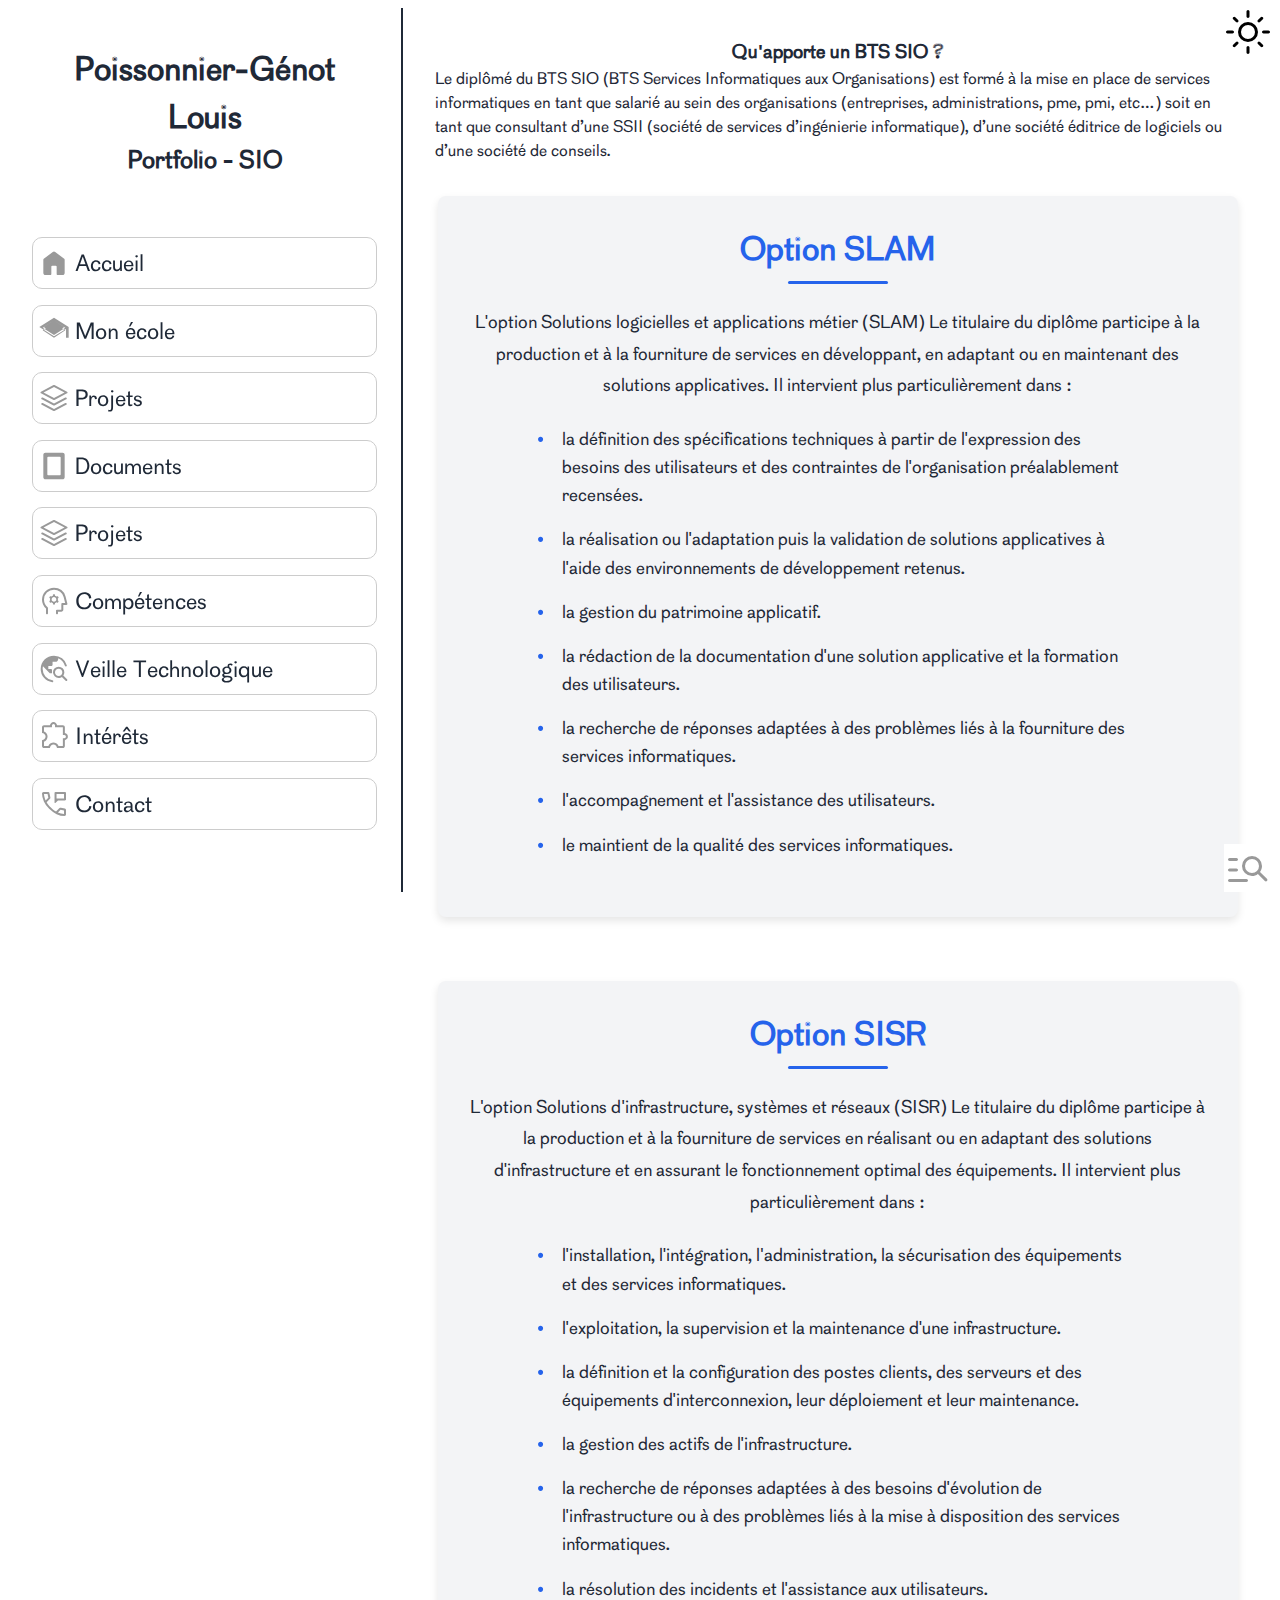
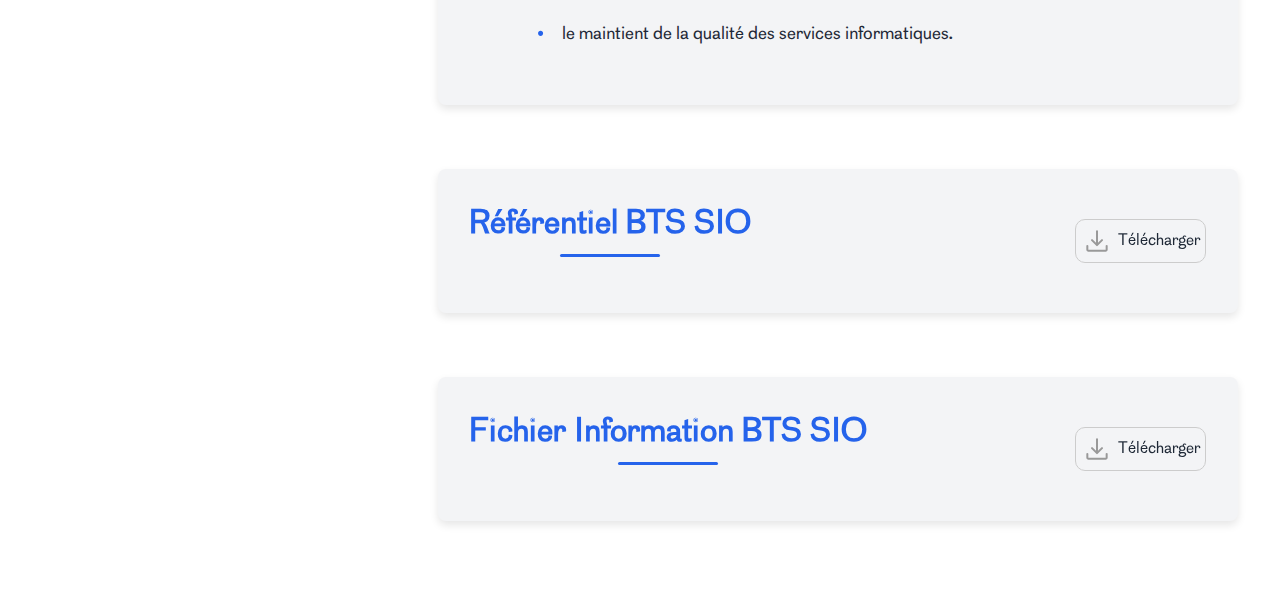
<file: school.html>
<!DOCTYPE html>
<html lang="fr">
  <head>
    <meta charset="UTF-8">
    <meta name="viewport" content="width=device-width, initial-scale=1.0">
    <title>Portfolio</title>
    <link rel="stylesheet" href="style.css">
    <link rel="icon" href="Icons/favicon.ico">
  </head>
  <body>
    <input type="checkbox" id="menu-toggle-dark-mode" class="toggle-dark-mode">
    <label for="menu-toggle-dark-mode" class="toggle-dark-mode"><img src="Icons/dark-mode.svg" id="dark-mode"><img src="Icons/light-mode.svg" id="light-mode"></label>
    <input type="checkbox" id="menu-hide-nav" class="toggle-hide-nav">
    <label for="menu-hide-nav" class="toggle-hide-nav"><svg id="hide-nav" xmlns="http://www.w3.org/2000/svg" height="48px" viewBox="0 -960 960 960" width="48px" fill="#999999"><path d="M421-480 250-651q-9-9-8.5-21t9.5-21q9-9 21.5-9t21.5 9l192 192q5 5 7 10t2 11q0 6-2 11t-7 10L293-266q-9 9-21 8.5t-21-9.5q-9-9-9-21.5t9-21.5l170-170Zm269-240q13 0 21.5 8.5T720-690v420q0 13-8.5 21.5T690-240q-13 0-21.5-8.5T660-270v-420q0-13 8.5-21.5T690-720Z"/></svg></label>
    <div id="body">
      <header>
        <div class="titlebar">
          <h1>Poissonnier-Génot <br> Louis</h1>
          <h2>Portfolio - SIO</h2>
        </div>
        <nav>
          <a class="navlink" href="./index.html"><div><svg xmlns="http://www.w3.org/2000/svg" height="48px" viewBox="0 -960 960 960" width="48px" fill="#999999"><path d="M160-180v-390q0-14.25 6.38-27 6.37-12.75 17.62-21l260-195q15.68-12 35.84-12Q500-825 516-813l260 195q11.25 8.25 17.63 21 6.37 12.75 6.37 27v390q0 24.75-17.62 42.37Q764.75-120 740-120H590q-12.75 0-21.37-8.63Q560-137.25 560-150v-220q0-12.75-8.62-21.38Q542.75-400 530-400H430q-12.75 0-21.37 8.62Q400-382.75 400-370v220q0 12.75-8.62 21.37Q382.75-120 370-120H220q-24.75 0-42.37-17.63Q160-155.25 160-180Z"/></svg><div class="margin"></div><p>Accueil</p><div class="margin"></div><svg class="navchevron" xmlns="http://www.w3.org/2000/svg" height="48px" viewBox="0 -960 960 960" width="48px" fill="#999999"><path d="M530-481 353-658q-9-9-8.5-21t9.5-21q9-9 21.5-9t21.5 9l198 198q5 5 7 10t2 11q0 6-2 11t-7 10L396-261q-9 9-21 8.5t-21-9.5q-9-9-9-21.5t9-21.5l176-176Z"/></svg></div></a>
          <a class="navlink" href="./utec.html"><div><svg xmlns="http://www.w3.org/2000/svg" height="48px" viewBox="0 0 24 24" width="48px" fill="#999999"><path d="M12 2L1 9l11 7 9-5.5V17h2V9L12 2zm0 2.18L19.74 9 12 13.82 4.26 9 12 4.18zM12 15l-8.5-5.5L12 4.18 20.5 9.5 12 15zM12 17l-8.5-5.5L12 6.18 20.5 11.5 12 17z"/></svg><div class="margin"></div><p>Mon école</p><div class="margin"></div><svg class="navchevron" xmlns="http://www.w3.org/2000/svg" height="48px" viewBox="0 -960 960 960" width="48px" fill="#999999"><path d="M530-481 353-658q-9-9-8.5-21t9.5-21q9-9 21.5-9t21.5 9l198 198q5 5 7 10t2 11q0 6-2 11t-7 10L396-261q-9 9-21 8.5t-21-9.5q-9-9-9-21.5t9-21.5l176-176Z"/></svg></div></a>
          <!--<a class="navlink" href="./school.html"><div><svg xmlns="http://www.w3.org/2000/svg" height="48px" viewBox="0 -960 960 960" width="48px" fill="#999999"><path d="M220-262q-14-8-22.5-21.88Q189-297.75 189-315v-204L89-574q-8-5-12-11.53-4-6.52-4-14.5 0-7.97 4-14.47 4-6.5 12-11.5l361-198q7-4 14.21-5.5 7.2-1.5 14.79-1.5 7.59 0 14.79 1.5Q501-828 508-824l396 215q8 5 12 11.97 4 6.96 4 15.03v269q0 12.75-8.68 21.37-8.67 8.63-21.5 8.63-12.82 0-21.32-8.63-8.5-8.62-8.5-21.37v-252l-91 46v204q0 17.25-8.5 31.12Q752-270 738-262L508-136q-7 4-14.21 5.5-7.2 1.5-14.79 1.5-7.59 0-14.79-1.5Q457-132 450-136L220-262Zm259-166 315-172-315-169-313 169 313 172Zm0 240 230-127v-168L508-375q-7 4-14 5.5t-15 1.5q-8 0-14.5-1.5T451-375L249-485v170l230 127Zm1-240Zm-1 90Zm0 0Z"/></svg><div class="margin"></div><p>Études</p><div class="margin"></div><svg class="navchevron" xmlns="http://www.w3.org/2000/svg" height="48px" viewBox="0 -960 960 960" width="48px" fill="#999999"><path d="M530-481 353-658q-9-9-8.5-21t9.5-21q9-9 21.5-9t21.5 9l198 198q5 5 7 10t2 11q0 6-2 11t-7 10L396-261q-9 9-21 8.5t-21-9.5q-9-9-9-21.5t9-21.5l176-176Z"/></svg></div></a>-->
          <a class="navlink" href="./xfab.html"><div><svg xmlns="http://www.w3.org/2000/svg" height="48px" viewBox="0 -960 960 960" width="48px" fill="#999999"><path d="M480-418q-8 0-14.5-1.5T452-425L90-619q-8-5-11.5-11.5T75-645q0-8 3.5-14.5T90-671l362-194q7-4 13.5-5.5T480-872q8 0 14.5 1.5T508-865l362 194q8 5 12 11.5t4 14.5q0 8-4 14.5T870-619L508-425q-7 4-13.5 5.5T480-418Zm0-61 315-166-315-166-314 166 314 166Zm1-166Zm-1 332 339-181q2-1 14-3 12 0 21 8.5t9 21.5q0 8-4 14.5T847-441L508-260q-7 4-13.5 5.5T480-253q-8 0-14.5-1.5T452-260L114-441q-8-5-12-11.5T98-467q0-13 9-21.5t21-8.5q4 0 7.5 1t6.5 3l338 180Zm0 165 339-181q2-1 14-3 12 0 21 8.5t9 21.5q0 8-4 14.5T847-276L508-95q-7 4-13.5 5.5T480-88q-8 0-14.5-1.5T452-95L114-276q-8-5-12-11.5T98-302q0-13 9-21.5t21-8.5q4 0 7.5 1t6.5 3l338 180Z"/></svg><div class="margin"></div><p>Projets</p><div class="margin"></div><svg class="navchevron" xmlns="http://www.w3.org/2000/svg" height="48px" viewBox="0 -960 960 960" width="48px" fill="#999999"><path d="M530-481 353-658q-9-9-8.5-21t9.5-21q9-9 21.5-9t21.5 9l198 198q5 5 7 10t2 11q0 6-2 11t-7 10L396-261q-9 9-21 8.5t-21-9.5q-9-9-9-21.5t9-21.5l176-176Z"/></svg></div></a>
          <a class="navlink" href="./documents.html"><div><svg xmlns="http://www.w3.org/2000/svg" height="48px" viewBox="0 -960 960 960" width="48px" fill="#999999"><path d="M310-200h340q13 0 21.5-8.5T680-230v-500q0-13-8.5-21.5T650-760H310q-13 0-21.5 8.5T280-730v500q0 13 8.5 21.5T310-200Zm490 60q0 24-18 42t-42 18H220q-24 0-42-18t-18-42v-680q0-24 18-42t42-18h520q24 0 42 18t18 42v680Z"/></svg><div class="margin"></div><p>Documents</p><div class="margin"></div><svg class="navchevron" xmlns="http://www.w3.org/2000/svg" height="48px" viewBox="0 -960 960 960" width="48px" fill="#999999"><path d="M530-481 353-658q-9-9-8.5-21t9.5-21q9-9 21.5-9t21.5 9l198 198q5 5 7 10t2 11q0 6-2 11t-7 10L396-261q-9 9-21 8.5t-21-9.5q-9-9-9-21.5t9-21.5l176-176Z"/></svg></div></a>
          <a class="navlink" href="./projets.html"><div><svg xmlns="http://www.w3.org/2000/svg" height="48px" viewBox="0 -960 960 960" width="48px" fill="#999999"><path d="M480-418q-8 0-14.5-1.5T452-425L90-619q-8-5-11.5-11.5T75-645q0-8 3.5-14.5T90-671l362-194q7-4 13.5-5.5T480-872q8 0 14.5 1.5T508-865l362 194q8 5 12 11.5t4 14.5q0 8-4 14.5T870-619L508-425q-7 4-13.5 5.5T480-418Zm0-61 315-166-315-166-314 166 314 166Zm1-166Zm-1 332 339-181q2-1 14-3 12 0 21 8.5t9 21.5q0 8-4 14.5T847-441L508-260q-7 4-13.5 5.5T480-253q-8 0-14.5-1.5T452-260L114-441q-8-5-12-11.5T98-467q0-13 9-21.5t21-8.5q4 0 7.5 1t6.5 3l338 180Zm0 165 339-181q2-1 14-3 12 0 21 8.5t9 21.5q0 8-4 14.5T847-276L508-95q-7 4-13.5 5.5T480-88q-8 0-14.5-1.5T452-95L114-276q-8-5-12-11.5T98-302q0-13 9-21.5t21-8.5q4 0 7.5 1t6.5 3l338 180Z"/></svg><div class="margin"></div><p>Projets</p><div class="margin"></div><svg class="navchevron" xmlns="http://www.w3.org/2000/svg" height="48px" viewBox="0 -960 960 960" width="48px" fill="#999999"><path d="M530-481 353-658q-9-9-8.5-21t9.5-21q9-9 21.5-9t21.5 9l198 198q5 5 7 10t2 11q0 6-2 11t-7 10L396-261q-9 9-21 8.5t-21-9.5q-9-9-9-21.5t9-21.5l176-176Z"/></svg></div></a>
          <a class="navlink" href="./skills.html"><div><svg xmlns="http://www.w3.org/2000/svg" height="48px" viewBox="0 -960 960 960" width="48px" fill="#999999"><path d="m446-418 2 30q.74 6.22 4.78 10.11 4.05 3.89 9.94 3.89h32.39q5.89 0 10.02-3.89 4.12-3.89 4.87-10.11l2-30q12-2 22.47-8.46Q544.94-432.92 553-441l30 10q5 2 10 0t7.8-6.85l15.4-26.3q2.8-4.85 2.3-9.85t-5.19-9.17L593-499q5-14 5-29t-5-29l20.31-15.83Q618-577 618.5-582t-2.3-9.85l-15.4-26.3Q598-623 593-625t-10 0l-30 10q-8.33-7.69-19.17-13.85Q523-635 512-638l-2-30q-.74-6.22-4.78-10.11-4.05-3.89-9.94-3.89h-32.39q-5.89 0-10.01 3.89-4.13 3.89-4.88 10.11l-2 30q-11 3-21.83 9.15Q413.33-622.69 405-615l-30-10q-5-2-10 0t-7.8 6.85l-15.4 26.3Q339-587 339.5-582t5.19 9.17L365-557q-5 14-5 29t5 29l-20.31 15.83Q340-479 339.5-474t2.3 9.85l15.4 26.3Q360-433 365-431t10 0l30-10q8.06 8.08 18.53 14.54Q434-420 446-418Zm33.12-40q-29.12 0-49.62-20.38-20.5-20.38-20.5-49.5t20.38-49.62q20.38-20.5 49.5-20.5t49.62 20.38q20.5 20.38 20.5 49.5t-20.38 49.62q-20.38 20.5-49.5 20.5ZM240-252q-57-52-88.5-121.5T120-520q0-150 105-255t255-105q125 0 221.5 73.5T827-615l55 218q4 14-5 25.5T853-360h-93v140q0 24.75-17.62 42.37Q724.75-160 700-160H600v50q0 12.75-8.68 21.37-8.67 8.63-21.5 8.63-12.82 0-21.32-8.63Q540-97.25 540-110v-80q0-12.75 8.63-21.38Q557.25-220 570-220h130v-170q0-12.75 8.63-21.38Q717.25-420 730-420h84l-45-180q-24-97-105-158.5T480-820q-125 0-212.5 86.5T180-522.46q0 64.42 26.32 122.39Q232.65-342.09 281-297l19 18v169q0 12.75-8.68 21.37-8.67 8.63-21.5 8.63-12.82 0-21.32-8.63Q240-97.25 240-110v-142Zm257-198Z"/></svg><div class="margin"></div><p>Compétences</p><div class="margin"></div><svg class="navchevron" xmlns="http://www.w3.org/2000/svg" height="48px" viewBox="0 -960 960 960" width="48px" fill="#999999"><path d="M530-481 353-658q-9-9-8.5-21t9.5-21q9-9 21.5-9t21.5 9l198 198q5 5 7 10t2 11q0 6-2 11t-7 10L396-261q-9 9-21 8.5t-21-9.5q-9-9-9-21.5t9-21.5l176-176Z"/></svg></div></a>
          <a class="navlink" href="./veille.html"><div><svg xmlns="http://www.w3.org/2000/svg" height="48px" viewBox="0 -960 960 960" width="48px" fill="#999999"><path d="M80-480q0-83 31.5-156T197-763q54-54 127-85.5T480-880q137 0 241.5 80T863-595q4 13-2 24.5t-18.88 14.77Q830-553 820-560.5q-10-7.5-14-19.5-22-74-74-131.5T607-799v18q0 35-24 61t-59 26h-87v87q0 16.58-13.5 27.79T393-568h-83v88h80q12.75 0 21.38 8.62Q420-462.75 420-450v95h-67L149-559q-5 20-7 39.67-2 19.66-2 39.33 0 128.02 82.5 223.51Q305-161 431-144q11.68 1.68 19.34 11.34T458-110.5q0 12.5-9.14 20.5T427-84q-148-20-247.5-131.5T80-480Zm749 351L716-241q-21 15-45.5 23t-50.07 8q-71.01 0-120.72-49.62Q450-309.24 450-380.12t49.62-120.38q49.62-49.5 120.5-49.5t120.38 49.71Q790-450.58 790-379.57q0 25.57-8.5 50.07T759-283l112 112q9 9 9.5 21t-8.5 21q-9 9-21.5 9t-21.5-9ZM619.86-270Q666-270 698-301.86t32-78Q730-426 698.14-458t-78-32Q574-490 542-458.14t-32 78Q510-334 541.86-302t78 32Z"/></svg><div class="margin"></div><p>Veille Technologique</p><div class="margin"></div><svg class="navchevron" xmlns="http://www.w3.org/2000/svg" height="48px" viewBox="0 -960 960 960" width="48px" fill="#999999"><path d="M530-481 353-658q-9-9-8.5-21t9.5-21q9-9 21.5-9t21.5 9l198 198q5 5 7 10t2 11q0 6-2 11t-7 10L396-261q-9 9-21 8.5t-21-9.5q-9-9-9-21.5t9-21.5l176-176Z"/></svg></div></a>
          <a class="navlink" href="./interests.html"><div><svg xmlns="http://www.w3.org/2000/svg" height="48px" viewBox="0 -960 960 960" width="48px" fill="#999999"><path d="M356-120H180q-24 0-42-18t-18-42v-176q44-5 75.5-34.5T227-463q0-43-31.5-72.5T120-570v-176q0-24 18-42t42-18h177q11-40 39.5-67t68.5-27q40 0 68.5 27t39.5 67h173q24 0 42 18t18 42v173q40 11 65.5 41.5T897-461q0 40-25.5 67T806-356v176q0 24-18 42t-42 18H570q-5-48-35.5-77.5T463-227q-41 0-71.5 29.5T356-120Zm-176-60h130q25-61 69.89-84t83-23Q501-287 546-264t70 84h130v-235h45q20 0 33-13t13-33q0-20-13-33t-33-13h-45v-239H511v-48q0-20-13-33t-33-13q-20 0-33 13t-13 33v48H180v130q48.15 17.82 77.58 59.69Q287-514.45 287-462.78 287-412 257.5-370T180-310v130Zm285-281Z"/></svg><div class="margin"></div><p>Intérêts</p><div class="margin"></div><svg class="navchevron" xmlns="http://www.w3.org/2000/svg" height="48px" viewBox="0 -960 960 960" width="48px" fill="#999999"><path d="M530-481 353-658q-9-9-8.5-21t9.5-21q9-9 21.5-9t21.5 9l198 198q5 5 7 10t2 11q0 6-2 11t-7 10L396-261q-9 9-21 8.5t-21-9.5q-9-9-9-21.5t9-21.5l176-176Z"/></svg></div></a>
          <a class="navlink" href="./contact.html"><div><svg xmlns="http://www.w3.org/2000/svg" height="48px" viewBox="0 -960 960 960" width="48px" fill="#999999"><path d="M496-524v-286q0-12.75 8.63-21.38Q513.25-840 526-840h284q12.75 0 21.38 8.62Q840-822.75 840-810v192q0 12.75-8.62 21.37Q822.75-588 810-588H600l-79 75q-8 7-16.5 3.25T496-524Zm60-124h224v-132H556v132Zm0 0v-132 132Zm239 528q-116 0-236.5-56T335-335Q232-438 176-558.5T120-795q0-19.29 12.86-32.14Q145.71-840 165-840h140q14 0 24 10t14 25l26.93 125.64Q372-665 369.5-653.5t-10.73 19.73L259-533q26 44 55 82t64 72q37 38 78 69.5t86 55.5l95-98q10-11 23.15-15 13.15-4 25.85-2l119 26q15 4 25 16.04 10 12.05 10 26.96v135q0 19.29-12.86 32.14Q814.29-120 795-120ZM229-588l81-82-23-110H180q2 42 13.5 88.5T229-588Zm369 363q41 19 89 31t93 14v-107l-103-21-79 83ZM229-588Zm369 363Z"/></svg><div class="margin"></div><p>Contact</p><div class="margin"></div><svg class="navchevron" xmlns="http://www.w3.org/2000/svg" height="48px" viewBox="0 -960 960 960" width="48px" fill="#999999"><path d="M530-481 353-658q-9-9-8.5-21t9.5-21q9-9 21.5-9t21.5 9l198 198q5 5 7 10t2 11q0 6-2 11t-7 10L396-261q-9 9-21 8.5t-21-9.5q-9-9-9-21.5t9-21.5l176-176Z"/></svg></div></a>
        </nav>
        <footer>
          <a class="footerlink" href="https://github.com/Louis776300"><img class="light-mode" src="Icons/github-white.svg" alt="Github"><img class="dark-mode" src="Icons/github.svg" alt="Github"></a>
          <a class="footerlink" href="https://www.linkedin.com/in/gabriel-flahaut"><img class="light-mode" src="Icons/linkedin-white.png" alt="Linkedin"><img class="dark-mode" src="Icons/linkedin.png" alt="Linkedin"></a>
          <a href="credits.txt"><svg xmlns="http://www.w3.org/2000/svg" height="48px" viewBox="0 -960 960 960" width="48px" fill="#999999"><path d="M110-200q-12.75 0-21.37-8.68-8.63-8.67-8.63-21.5 0-12.82 8.63-21.32Q97.25-260 110-260h340q12.75 0 21.38 8.68 8.62 8.67 8.62 21.5 0 12.82-8.62 21.32-8.63 8.5-21.38 8.5H110Zm0-210q-12.75 0-21.37-8.68-8.63-8.67-8.63-21.5 0-12.82 8.63-21.32Q97.25-470 110-470h140q12.75 0 21.38 8.68 8.62 8.67 8.62 21.5 0 12.82-8.62 21.32-8.63 8.5-21.38 8.5H110Zm0-210q-12.75 0-21.37-8.68-8.63-8.67-8.63-21.5 0-12.82 8.63-21.32Q97.25-680 110-680h140q12.75 0 21.38 8.68 8.62 8.67 8.62 21.5 0 12.82-8.62 21.32-8.63 8.5-21.38 8.5H110Zm450 300q-83 0-141.5-58.5T360-520q0-83 58.5-141.5T560-720q83 0 141.5 58.5T760-520q0 32-10 62t-30 56l139 139q9 9 9 21t-9 21q-9 9-21 9t-21-9L678-360q-26 20-56 30t-62 10Zm-.24-60Q618-380 659-420.76q41-40.77 41-99Q700-578 659.24-619q-40.77-41-99-41Q502-660 461-619.24q-41 40.77-41 99Q420-462 460.76-421q40.77 41 99 41Z"/></svg></a>
        </footer>
      </header>
  
      <main>
      </section>
          <h3>Qu'apporte un BTS SIO ?</h3>
          <p>Le diplômé du BTS SIO (BTS Services Informatiques aux Organisations) est formé à la mise en place de services informatiques en tant que salarié au sein des organisations (entreprises, administrations, pme, pmi, etc…) soit en tant que consultant d’une SSII (société de services d’ingénierie informatique), d’une société éditrice de logiciels ou d’une société de conseils.</p>
        <section>
          <h3>Option SLAM</h3>
          <p>L'option Solutions logicielles et applications métier (SLAM) Le titulaire du diplôme participe à la production et à la fourniture de services en développant, en adaptant ou en maintenant des solutions applicatives. Il intervient plus particulièrement dans :</p>
          <ul>
            <li>la définition des spécifications techniques à partir de l'expression des besoins des utilisateurs et des contraintes de l'organisation préalablement recensées.</li>
            <li>la réalisation ou l'adaptation puis la validation de solutions applicatives à l'aide des environnements de développement retenus.</li>
            <li>la gestion du patrimoine applicatif.</li>
            <li>la rédaction de la documentation d'une solution applicative et la formation des utilisateurs.</li>
            <li>la recherche de réponses adaptées à des problèmes liés à la fourniture des services informatiques.</li>
            <li>l'accompagnement et l'assistance des utilisateurs.</li>
            <li>le maintient de la qualité des services informatiques.</li>
          </ul>
        </section>
        <section>
          <h3>Option SISR</h3>
          <p>L'option Solutions d'infrastructure, systèmes et réseaux (SISR) Le titulaire du diplôme participe à la production et à la fourniture de services en réalisant ou en adaptant des solutions d'infrastructure et en assurant le fonctionnement optimal des équipements. Il intervient plus particulièrement dans :</p>
          <ul>
            <li>l'installation, l'intégration, l'administration, la sécurisation des équipements et des services informatiques.</li>
            <li>l'exploitation, la supervision et la maintenance d'une infrastructure.</li>
            <li>la définition et la configuration des postes clients, des serveurs et des équipements d'interconnexion, leur déploiement et leur maintenance.</li>
            <li>la gestion des actifs de l'infrastructure.</li>
            <li>la recherche de réponses adaptées à des besoins d'évolution de l'infrastructure ou à des problèmes liés à la mise à disposition des services informatiques.</li>
            <li>la résolution des incidents et l'assistance aux utilisateurs.</li>
            <li>le maintient de la qualité des services informatiques.</li>
          </ul>
        </section>
        <section>
          <h3>Référentiel BTS SIO</h3>
          <a class="docs" href="https://enqdip.sup.adc.education.fr/bts/referentiel/BTS_ServicesInformatiquesOrganisations.pdf"><div class="docs"><svg xmlns="http://www.w3.org/2000/svg" height="48px" viewBox="0 -960 960 960" width="48px" fill="#999999"><path d="M479.87-325q-5.87 0-10.87-2-5-2-10-7L308-485q-9-9.27-8.5-21.64.5-12.36 9.11-21.36 9.39-9 21.89-9t21.5 9l98 99v-341q0-12.75 8.68-21.38 8.67-8.62 21.5-8.62 12.82 0 21.32 8.62 8.5 8.63 8.5 21.38v341l99-99q8.8-9 20.9-8.5 12.1.5 21.49 9.5 8.61 9 8.61 21.5t-9 21.5L501-334q-5 5-10.13 7-5.14 2-11 2ZM220-160q-24 0-42-18t-18-42v-113q0-12.75 8.68-21.38 8.67-8.62 21.5-8.62 12.82 0 21.32 8.62 8.5 8.63 8.5 21.38v113h520v-113q0-12.75 8.68-21.38 8.67-8.62 21.5-8.62 12.82 0 21.32 8.62 8.5 8.63 8.5 21.38v113q0 24-18 42t-42 18H220Z"/></svg>Télécharger</div></a>
        </section>
        <section>
          <h3>Fichier Information BTS SIO</h3>
          <a class="docs" href="./Docs/FFSIO.pdf"><div class="docs"><svg xmlns="http://www.w3.org/2000/svg" height="48px" viewBox="0 -960 960 960" width="48px" fill="#999999"><path d="M479.87-325q-5.87 0-10.87-2-5-2-10-7L308-485q-9-9.27-8.5-21.64.5-12.36 9.11-21.36 9.39-9 21.89-9t21.5 9l98 99v-341q0-12.75 8.68-21.38 8.67-8.62 21.5-8.62 12.82 0 21.32 8.62 8.5 8.63 8.5 21.38v341l99-99q8.8-9 20.9-8.5 12.1.5 21.49 9.5 8.61 9 8.61 21.5t-9 21.5L501-334q-5 5-10.13 7-5.14 2-11 2ZM220-160q-24 0-42-18t-18-42v-113q0-12.75 8.68-21.38 8.67-8.62 21.5-8.62 12.82 0 21.32 8.62 8.5 8.63 8.5 21.38v113h520v-113q0-12.75 8.68-21.38 8.67-8.62 21.5-8.62 12.82 0 21.32 8.62 8.5 8.63 8.5 21.38v113q0 24-18 42t-42 18H220Z"/></svg>Télécharger</div></a>
      </main>
    </div>
  </body>
</html>
</file>
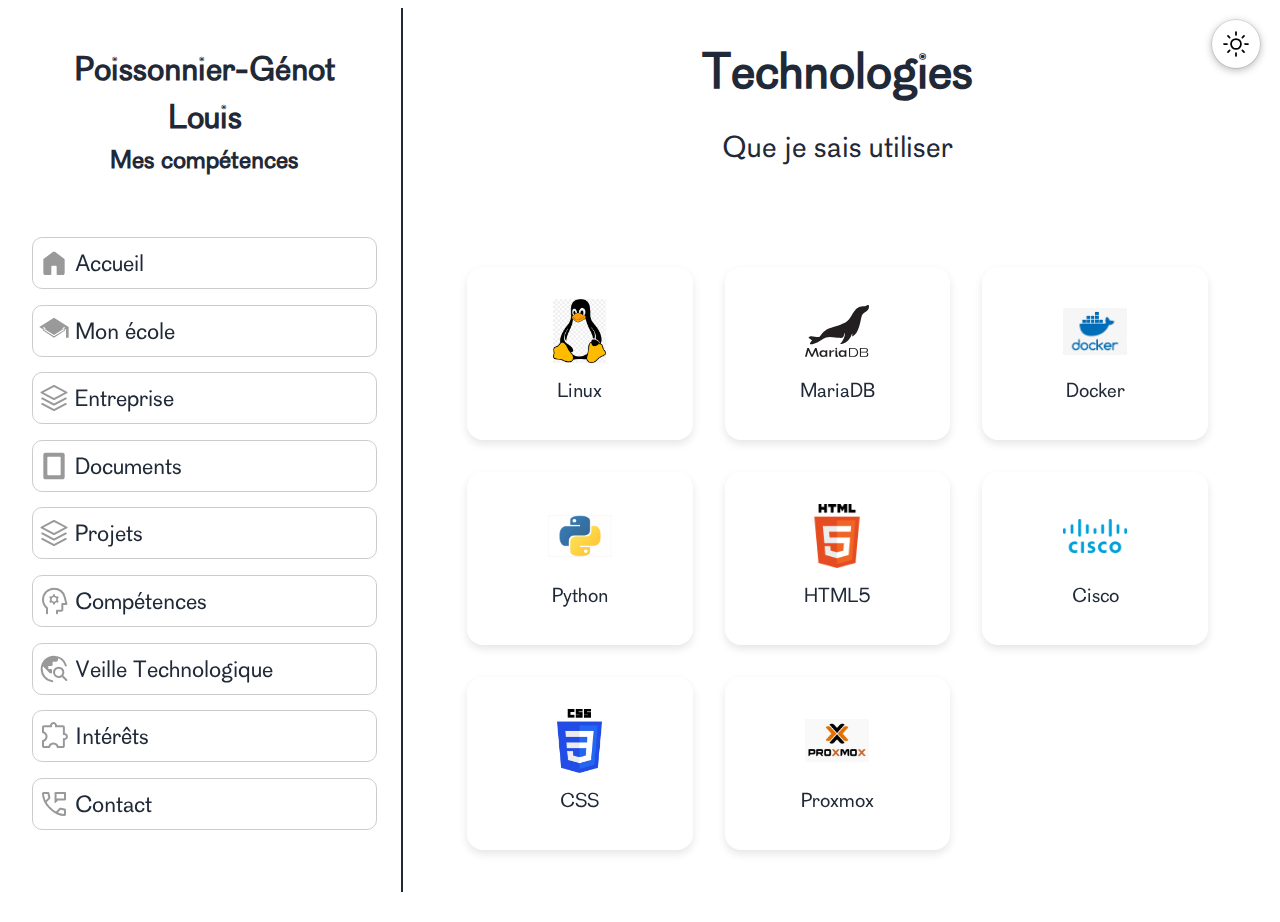
<file: skills.html>
<!DOCTYPE html>
<html lang="fr">
  <head>
    <meta charset="UTF-8">
    <meta name="viewport" content="width=device-width, initial-scale=1.0">
    <meta name="description" content="Compétences de Louis Poissonnier-Génot - Étudiant en BTS SIO SISR">
    <title>Louis Poissonnier-Génot | Compétences</title>
    <link rel="stylesheet" href="style.css">
    <link rel="icon" href="Icons/favicon.ico">
  </head>
  <body>
    <input type="checkbox" id="menu-toggle-dark-mode">
    <label for="menu-toggle-dark-mode" class="theme-switch">
        <div class="theme-switch-icon">
            <img src="Icons/light-mode.svg" alt="Mode clair" class="light-mode">
            <img src="Icons/dark-mode.svg" alt="Mode sombre" class="dark-mode">
        </div>
    </label>
    <input type="checkbox" id="menu-hide-nav" class="toggle-hide-nav">
    <label for="menu-hide-nav" class="toggle-hide-nav"><svg id="hide-nav" xmlns="http://www.w3.org/2000/svg" height="48px" viewBox="0 -960 960 960" width="48px" fill="#999999"><path d="M421-480 250-651q-9-9-8.5-21t9.5-21q9-9 21.5-9t21.5 9l192 192q5 5 7 10t2 11q0 6-2 11t-7 10L293-266q-9 9-21 8.5t-21-9.5q-9-9-9-21.5t9-21.5l170-170Zm269-240q13 0 21.5 8.5T720-690v420q0 13-8.5 21.5T690-240q-13 0-21.5-8.5T660-270v-420q0-13 8.5-21.5T690-720Z"/></svg></label>
    <div id="body">
      <header>
        <div class="titlebar">
          <h1>Poissonnier-Génot <br> Louis</h1>
          <h2>Mes compétences</h2>
        </div>
        <nav>
          <a class="navlink" href="./index.html"><div><svg xmlns="http://www.w3.org/2000/svg" height="48px" viewBox="0 -960 960 960" width="48px" fill="#999999"><path d="M160-180v-390q0-14.25 6.38-27 6.37-12.75 17.62-21l260-195q15.68-12 35.84-12Q500-825 516-813l260 195q11.25 8.25 17.63 21 6.37 12.75 6.37 27v390q0 24.75-17.62 42.37Q764.75-120 740-120H590q-12.75 0-21.37-8.63Q560-137.25 560-150v-220q0-12.75-8.62-21.38Q542.75-400 530-400H430q-12.75 0-21.37 8.62Q400-382.75 400-370v220q0 12.75-8.62 21.37Q382.75-120 370-120H220q-24.75 0-42.37-17.63Q160-155.25 160-180Z"/></svg><div class="margin"></div><p>Accueil</p><div class="margin"></div><svg class="navchevron" xmlns="http://www.w3.org/2000/svg" height="48px" viewBox="0 -960 960 960" width="48px" fill="#999999"><path d="M530-481 353-658q-9-9-8.5-21t9.5-21q9-9 21.5-9t21.5 9l198 198q5 5 7 10t2 11q0 6-2 11t-7 10L396-261q-9 9-21 8.5t-21-9.5q-9-9-9-21.5t9-21.5l176-176Z"/></svg></div></a>
          <a class="navlink" href="./utec.html"><div><svg xmlns="http://www.w3.org/2000/svg" height="48px" viewBox="0 0 24 24" width="48px" fill="#999999"><path d="M12 2L1 9l11 7 9-5.5V17h2V9L12 2zm0 2.18L19.74 9 12 13.82 4.26 9 12 4.18zM12 15l-8.5-5.5L12 4.18 20.5 9.5 12 15zM12 17l-8.5-5.5L12 6.18 20.5 11.5 12 17z"/></svg><div class="margin"></div><p>Mon école</p><div class="margin"></div><svg class="navchevron" xmlns="http://www.w3.org/2000/svg" height="48px" viewBox="0 -960 960 960" width="48px" fill="#999999"><path d="M530-481 353-658q-9-9-8.5-21t9.5-21q9-9 21.5-9t21.5 9l198 198q5 5 7 10t2 11q0 6-2 11t-7 10L396-261q-9 9-21 8.5t-21-9.5q-9-9-9-21.5t9-21.5l176-176Z"/></svg></div></a>
          <!--<a class="navlink" href="./school.html"><div><svg xmlns="http://www.w3.org/2000/svg" height="48px" viewBox="0 -960 960 960" width="48px" fill="#999999"><path d="M220-262q-14-8-22.5-21.88Q189-297.75 189-315v-204L89-574q-8-5-12-11.53-4-6.52-4-14.5 0-7.97 4-14.47 4-6.5 12-11.5l361-198q7-4 14.21-5.5 7.2-1.5 14.79-1.5 7.59 0 14.79 1.5Q501-828 508-824l396 215q8 5 12 11.97 4 6.96 4 15.03v269q0 12.75-8.68 21.37-8.67 8.63-21.5 8.63-12.82 0-21.32-8.63-8.5-8.62-8.5-21.37v-252l-91 46v204q0 17.25-8.5 31.12Q752-270 738-262L508-136q-7 4-14.21 5.5-7.2 1.5-14.79 1.5-7.59 0-14.79-1.5Q457-132 450-136L220-262Zm259-166 315-172-315-169-313 169 313 172Zm0 240 230-127v-168L508-375q-7 4-14 5.5t-15 1.5q-8 0-14.5-1.5T451-375L249-485v170l230 127Zm1-240Zm-1 90Zm0 0Z"/></svg><div class="margin"></div><p>Études</p><div class="margin"></div><svg class="navchevron" xmlns="http://www.w3.org/2000/svg" height="48px" viewBox="0 -960 960 960" width="48px" fill="#999999"><path d="M530-481 353-658q-9-9-8.5-21t9.5-21q9-9 21.5-9t21.5 9l198 198q5 5 7 10t2 11q0 6-2 11t-7 10L396-261q-9 9-21 8.5t-21-9.5q-9-9-9-21.5t9-21.5l176-176Z"/></svg></div></a>-->
          <a class="navlink" href="./xfab.html"><div><svg xmlns="http://www.w3.org/2000/svg" height="48px" viewBox="0 -960 960 960" width="48px" fill="#999999"><path d="M480-418q-8 0-14.5-1.5T452-425L90-619q-8-5-11.5-11.5T75-645q0-8 3.5-14.5T90-671l362-194q7-4 13.5-5.5T480-872q8 0 14.5 1.5T508-865l362 194q8 5 12 11.5t4 14.5q0 8-4 14.5T870-619L508-425q-7 4-13.5 5.5T480-418Zm0-61 315-166-315-166-314 166 314 166Zm1-166Zm-1 332 339-181q2-1 14-3 12 0 21 8.5t9 21.5q0 8-4 14.5T847-441L508-260q-7 4-13.5 5.5T480-253q-8 0-14.5-1.5T452-260L114-441q-8-5-12-11.5T98-467q0-13 9-21.5t21-8.5q4 0 7.5 1t6.5 3l338 180Zm0 165 339-181q2-1 14-3 12 0 21 8.5t9 21.5q0 8-4 14.5T847-276L508-95q-7 4-13.5 5.5T480-88q-8 0-14.5-1.5T452-95L114-276q-8-5-12-11.5T98-302q0-13 9-21.5t21-8.5q4 0 7.5 1t6.5 3l338 180Z"/></svg><div class="margin"></div><p>Entreprise</p><div class="margin"></div><svg class="navchevron" xmlns="http://www.w3.org/2000/svg" height="48px" viewBox="0 -960 960 960" width="48px" fill="#999999"><path d="M530-481 353-658q-9-9-8.5-21t9.5-21q9-9 21.5-9t21.5 9l198 198q5 5 7 10t2 11q0 6-2 11t-7 10L396-261q-9 9-21 8.5t-21-9.5q-9-9-9-21.5t9-21.5l176-176Z"/></svg></div></a>
          <a class="navlink" href="./documents.html"><div><svg xmlns="http://www.w3.org/2000/svg" height="48px" viewBox="0 -960 960 960" width="48px" fill="#999999"><path d="M310-200h340q13 0 21.5-8.5T680-230v-500q0-13-8.5-21.5T650-760H310q-13 0-21.5 8.5T280-730v500q0 13 8.5 21.5T310-200Zm490 60q0 24-18 42t-42 18H220q-24 0-42-18t-18-42v-680q0-24 18-42t42-18h520q24 0 42 18t18 42v680Z"/></svg><div class="margin"></div><p>Documents</p><div class="margin"></div><svg class="navchevron" xmlns="http://www.w3.org/2000/svg" height="48px" viewBox="0 -960 960 960" width="48px" fill="#999999"><path d="M530-481 353-658q-9-9-8.5-21t9.5-21q9-9 21.5-9t21.5 9l198 198q5 5 7 10t2 11q0 6-2 11t-7 10L396-261q-9 9-21 8.5t-21-9.5q-9-9-9-21.5t9-21.5l176-176Z"/></svg></div></a>
          <a class="navlink" href="./projets.html"><div><svg xmlns="http://www.w3.org/2000/svg" height="48px" viewBox="0 -960 960 960" width="48px" fill="#999999"><path d="M480-418q-8 0-14.5-1.5T452-425L90-619q-8-5-11.5-11.5T75-645q0-8 3.5-14.5T90-671l362-194q7-4 13.5-5.5T480-872q8 0 14.5 1.5T508-865l362 194q8 5 12 11.5t4 14.5q0 8-4 14.5T870-619L508-425q-7 4-13.5 5.5T480-418Zm0-61 315-166-315-166-314 166 314 166Zm1-166Zm-1 332 339-181q2-1 14-3 12 0 21 8.5t9 21.5q0 8-4 14.5T847-441L508-260q-7 4-13.5 5.5T480-253q-8 0-14.5-1.5T452-260L114-441q-8-5-12-11.5T98-467q0-13 9-21.5t21-8.5q4 0 7.5 1t6.5 3l338 180Zm0 165 339-181q2-1 14-3 12 0 21 8.5t9 21.5q0 8-4 14.5T847-276L508-95q-7 4-13.5 5.5T480-88q-8 0-14.5-1.5T452-95L114-276q-8-5-12-11.5T98-302q0-13 9-21.5t21-8.5q4 0 7.5 1t6.5 3l338 180Z"/></svg><div class="margin"></div><p>Projets</p><div class="margin"></div><svg class="navchevron" xmlns="http://www.w3.org/2000/svg" height="48px" viewBox="0 -960 960 960" width="48px" fill="#999999"><path d="M530-481 353-658q-9-9-8.5-21t9.5-21q9-9 21.5-9t21.5 9l198 198q5 5 7 10t2 11q0 6-2 11t-7 10L396-261q-9 9-21 8.5t-21-9.5q-9-9-9-21.5t9-21.5l176-176Z"/></svg></div></a>
          <a class="navlink" href="./skills.html"><div><svg xmlns="http://www.w3.org/2000/svg" height="48px" viewBox="0 -960 960 960" width="48px" fill="#999999"><path d="m446-418 2 30q.74 6.22 4.78 10.11 4.05 3.89 9.94 3.89h32.39q5.89 0 10.02-3.89 4.12-3.89 4.87-10.11l2-30q12-2 22.47-8.46Q544.94-432.92 553-441l30 10q5 2 10 0t7.8-6.85l15.4-26.3q2.8-4.85 2.3-9.85t-5.19-9.17L593-499q5-14 5-29t-5-29l20.31-15.83Q618-577 618.5-582t-2.3-9.85l-15.4-26.3Q598-623 593-625t-10 0l-30 10q-8.33-7.69-19.17-13.85Q523-635 512-638l-2-30q-.74-6.22-4.78-10.11-4.05-3.89-9.94-3.89h-32.39q-5.89 0-10.01 3.89-4.13 3.89-4.88 10.11l-2 30q-11 3-21.83 9.15Q413.33-622.69 405-615l-30-10q-5-2-10 0t-7.8 6.85l-15.4 26.3Q339-587 339.5-582t5.19 9.17L365-557q-5 14-5 29t5 29l-20.31 15.83Q340-479 339.5-474t2.3 9.85l15.4 26.3Q360-433 365-431t10 0l30-10q8.06 8.08 18.53 14.54Q434-420 446-418Zm33.12-40q-29.12 0-49.62-20.38-20.5-20.38-20.5-49.5t20.38-49.62q20.38-20.5 49.5-20.5t49.62 20.38q20.5 20.38 20.5 49.5t-20.38 49.62q-20.38 20.5-49.5 20.5ZM240-252q-57-52-88.5-121.5T120-520q0-150 105-255t255-105q125 0 221.5 73.5T827-615l55 218q4 14-5 25.5T853-360h-93v140q0 24.75-17.62 42.37Q724.75-160 700-160H600v50q0 12.75-8.68 21.37-8.67 8.63-21.5 8.63-12.82 0-21.32-8.63Q540-97.25 540-110v-80q0-12.75 8.63-21.38Q557.25-220 570-220h130v-170q0-12.75 8.63-21.38Q717.25-420 730-420h84l-45-180q-24-97-105-158.5T480-820q-125 0-212.5 86.5T180-522.46q0 64.42 26.32 122.39Q232.65-342.09 281-297l19 18v169q0 12.75-8.68 21.37-8.67 8.63-21.5 8.63-12.82 0-21.32-8.63Q240-97.25 240-110v-142Zm257-198Z"/></svg><div class="margin"></div><p>Compétences</p><div class="margin"></div><svg class="navchevron" xmlns="http://www.w3.org/2000/svg" height="48px" viewBox="0 -960 960 960" width="48px" fill="#999999"><path d="M530-481 353-658q-9-9-8.5-21t9.5-21q9-9 21.5-9t21.5 9l198 198q5 5 7 10t2 11q0 6-2 11t-7 10L396-261q-9 9-21 8.5t-21-9.5q-9-9-9-21.5t9-21.5l176-176Z"/></svg></div></a>
          <a class="navlink" href="./veille.html"><div><svg xmlns="http://www.w3.org/2000/svg" height="48px" viewBox="0 -960 960 960" width="48px" fill="#999999"><path d="M80-480q0-83 31.5-156T197-763q54-54 127-85.5T480-880q137 0 241.5 80T863-595q4 13-2 24.5t-18.88 14.77Q830-553 820-560.5q-10-7.5-14-19.5-22-74-74-131.5T607-799v18q0 35-24 61t-59 26h-87v87q0 16.58-13.5 27.79T393-568h-83v88h80q12.75 0 21.38 8.62Q420-462.75 420-450v95h-67L149-559q-5 20-7 39.67-2 19.66-2 39.33 0 128.02 82.5 223.51Q305-161 431-144q11.68 1.68 19.34 11.34T458-110.5q0 12.5-9.14 20.5T427-84q-148-20-247.5-131.5T80-480Zm749 351L716-241q-21 15-45.5 23t-50.07 8q-71.01 0-120.72-49.62Q450-309.24 450-380.12t49.62-120.38q49.62-49.5 120.5-49.5t120.38 49.71Q790-450.58 790-379.57q0 25.57-8.5 50.07T759-283l112 112q9 9 9.5 21t-8.5 21q-9 9-21.5 9t-21.5-9ZM619.86-270Q666-270 698-301.86t32-78Q730-426 698.14-458t-78-32Q574-490 542-458.14t-32 78Q510-334 541.86-302t78 32Z"/></svg><div class="margin"></div><p>Veille Technologique</p><div class="margin"></div><svg class="navchevron" xmlns="http://www.w3.org/2000/svg" height="48px" viewBox="0 -960 960 960" width="48px" fill="#999999"><path d="M530-481 353-658q-9-9-8.5-21t9.5-21q9-9 21.5-9t21.5 9l198 198q5 5 7 10t2 11q0 6-2 11t-7 10L396-261q-9 9-21 8.5t-21-9.5q-9-9-9-21.5t9-21.5l176-176Z"/></svg></div></a>
          <a class="navlink" href="./interests.html"><div><svg xmlns="http://www.w3.org/2000/svg" height="48px" viewBox="0 -960 960 960" width="48px" fill="#999999"><path d="M356-120H180q-24 0-42-18t-18-42v-176q44-5 75.5-34.5T227-463q0-43-31.5-72.5T120-570v-176q0-24 18-42t42-18h177q11-40 39.5-67t68.5-27q40 0 68.5 27t39.5 67h173q24 0 42 18t18 42v173q40 11 65.5 41.5T897-461q0 40-25.5 67T806-356v176q0 24-18 42t-42 18H570q-5-48-35.5-77.5T463-227q-41 0-71.5 29.5T356-120Zm-176-60h130q25-61 69.89-84t83-23Q501-287 546-264t70 84h130v-235h45q20 0 33-13t13-33q0-20-13-33t-33-13h-45v-239H511v-48q0-20-13-33t-33-13q-20 0-33 13t-13 33v48H180v130q48.15 17.82 77.58 59.69Q287-514.45 287-462.78 287-412 257.5-370T180-310v130Zm285-281Z"/></svg><div class="margin"></div><p>Intérêts</p><div class="margin"></div><svg class="navchevron" xmlns="http://www.w3.org/2000/svg" height="48px" viewBox="0 -960 960 960" width="48px" fill="#999999"><path d="M530-481 353-658q-9-9-8.5-21t9.5-21q9-9 21.5-9t21.5 9l198 198q5 5 7 10t2 11q0 6-2 11t-7 10L396-261q-9 9-21 8.5t-21-9.5q-9-9-9-21.5t9-21.5l176-176Z"/></svg></div></a>
          <a class="navlink" href="./contact.html"><div><svg xmlns="http://www.w3.org/2000/svg" height="48px" viewBox="0 -960 960 960" width="48px" fill="#999999"><path d="M496-524v-286q0-12.75 8.63-21.38Q513.25-840 526-840h284q12.75 0 21.38 8.62Q840-822.75 840-810v192q0 12.75-8.62 21.37Q822.75-588 810-588H600l-79 75q-8 7-16.5 3.25T496-524Zm60-124h224v-132H556v132Zm0 0v-132 132Zm239 528q-116 0-236.5-56T335-335Q232-438 176-558.5T120-795q0-19.29 12.86-32.14Q145.71-840 165-840h140q14 0 24 10t14 25l26.93 125.64Q372-665 369.5-653.5t-10.73 19.73L259-533q26 44 55 82t64 72q37 38 78 69.5t86 55.5l95-98q10-11 23.15-15 13.15-4 25.85-2l119 26q15 4 25 16.04 10 12.05 10 26.96v135q0 19.29-12.86 32.14Q814.29-120 795-120ZM229-588l81-82-23-110H180q2 42 13.5 88.5T229-588Zm369 363q41 19 89 31t93 14v-107l-103-21-79 83ZM229-588Zm369 363Z"/></svg><div class="margin"></div><p>Contact</p><div class="margin"></div><svg class="navchevron" xmlns="http://www.w3.org/2000/svg" height="48px" viewBox="0 -960 960 960" width="48px" fill="#999999"><path d="M530-481 353-658q-9-9-8.5-21t9.5-21q9-9 21.5-9t21.5 9l198 198q5 5 7 10t2 11q0 6-2 11t-7 10L396-261q-9 9-21 8.5t-21-9.5q-9-9-9-21.5t9-21.5l176-176Z"/></svg></div></a>
        </nav>
        <footer>
          <a class="footerlink" href="https://github.com/Louis776300"><img class="light-mode" src="Icons/github-white.svg" alt="Github"><img class="dark-mode" src="Icons/github.svg" alt="Github"></a>
          <a class="footerlink" href="https://www.linkedin.com/in/gabriel-flahaut"><img class="light-mode" src="Icons/linkedin-white.png" alt="Linkedin"><img class="dark-mode" src="Icons/linkedin.png" alt="Linkedin"></a>
        </footer>
      </header>
  
      <main class="skills-main">
        <h2 class="skills-title">Technologies</h2>
        <h3 class="skills-subtitle">Que je sais utiliser</h3>
        
        <div class="tech-grid-container">
          <!-- Première rangée -->
          <div class="tech-item">
            <img src="Icons/linux.png" alt="Linux" class="tech-icon">
            <span class="tech-name">Linux</span>
          </div>
          <div class="tech-item">
            <img src="Icons/mariadb.svg" alt="MariaDB" class="tech-icon">
            <span class="tech-name">MariaDB</span>
          </div>
          <div class="tech-item">
            <img src="Icons/docker.jpg" alt="Docker" class="tech-icon">
            <span class="tech-name">Docker</span>
          </div>

          <div class="tech-item">
            <img src="Icons/python.webp" alt="Python" class="tech-icon">
            <span class="tech-name">Python</span>
          </div>
          <div class="tech-item">
            <img src="Icons/html5.png" alt="HTML5" class="tech-icon">
            <span class="tech-name">HTML5</span>
          </div>

          <!-- Troisième rangée -->
          <div class="tech-item">
            <img src="Icons/cisco.png" alt="PHP" class="tech-icon">
            <span class="tech-name">Cisco</span>
          </div>
          <div class="tech-item">
            <img src="Icons/css3.png" alt="CSS3" class="tech-icon">
            <span class="tech-name">CSS</span>
          </div>
          <div class="tech-item">
            <img src="Icons/proxmox.jpeg" alt="C#" class="tech-icon">
            <span class="tech-name">Proxmox</span>
          </div>
        </div>
      </main>
</file>
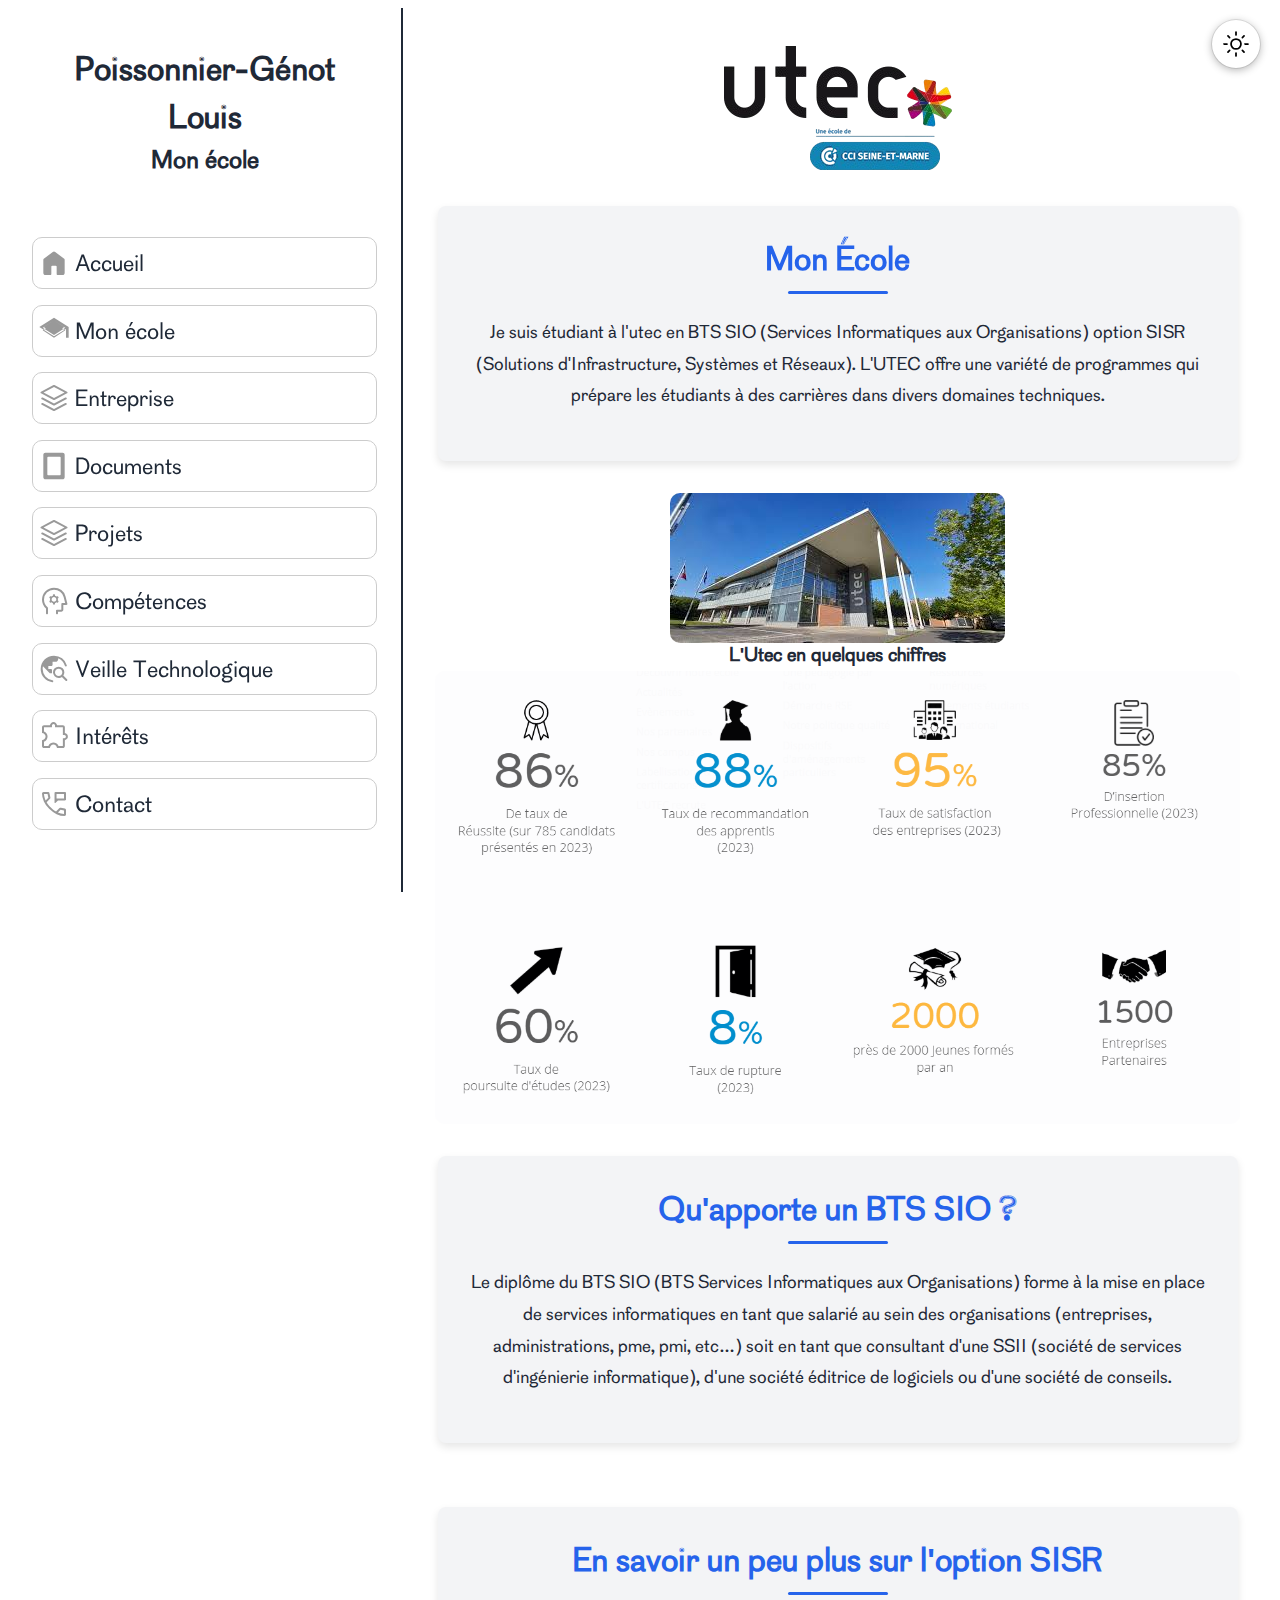
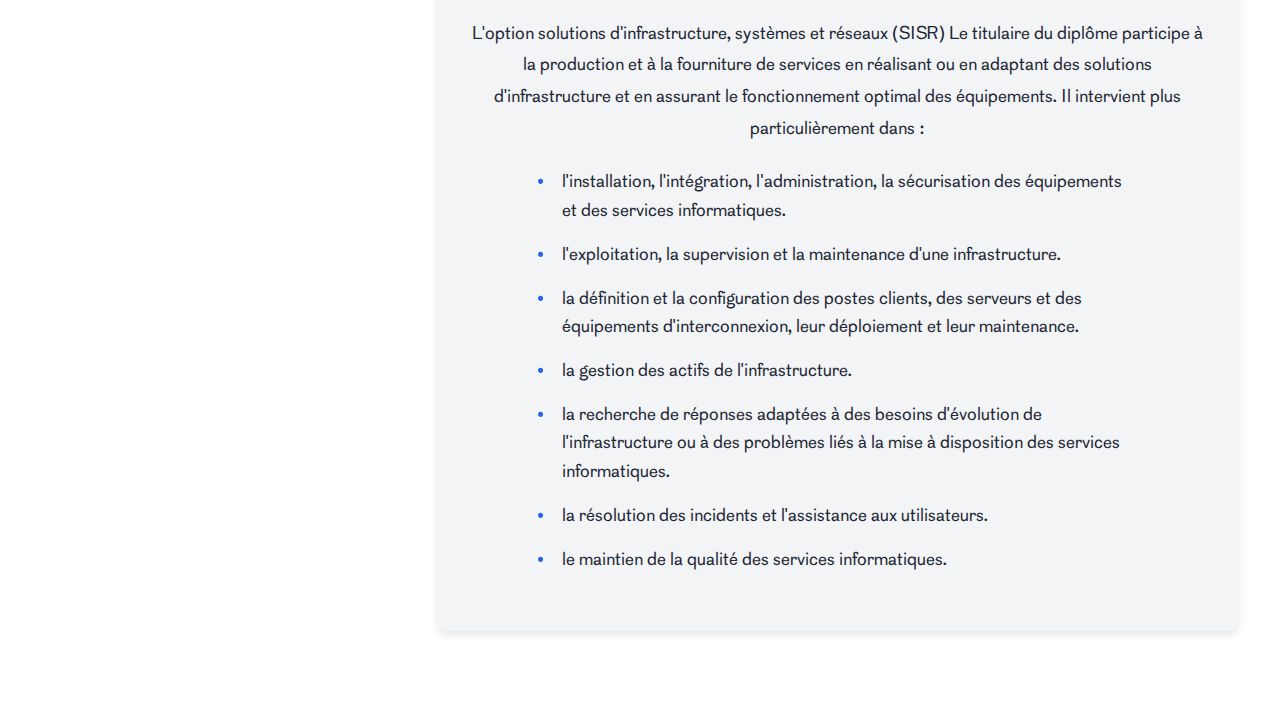
<file: utec.html>
<!DOCTYPE html>
<html lang="fr">
  <head>
    <meta charset="UTF-8">
    <meta name="viewport" content="width=device-width, initial-scale=1.0">
    <meta name="description" content="Mon école UTEC - Louis Poissonnier-Génot">
    <title>Mon École - Portfolio</title>
    <link rel="stylesheet" href="style.css">
    <link rel="icon" href="Icons/favicon.ico">
  </head>
  <body>
    <input type="checkbox" id="menu-toggle-dark-mode">
    <label for="menu-toggle-dark-mode" class="theme-switch">
      <div class="theme-switch-icon">
        <img src="Icons/light-mode.svg" alt="Mode clair" class="light-mode">
        <img src="Icons/dark-mode.svg" alt="Mode sombre" class="dark-mode">
      </div>
    </label>
    <input type="checkbox" id="menu-hide-nav" class="toggle-hide-nav">
    <label for="menu-hide-nav" class="toggle-hide-nav"><svg id="hide-nav" xmlns="http://www.w3.org/2000/svg" height="48px" viewBox="0 -960 960 960" width="48px" fill="#999999"><path d="M421-480 250-651q-9-9-8.5-21t9.5-21q9-9 21.5-9t21.5 9l192 192q5 5 7 10t2 11q0 6-2 11t-7 10L293-266q-9 9-21 8.5t-21-9.5q-9-9-9-21.5t9-21.5l170-170Zm269-240q13 0 21.5 8.5T720-690v420q0 13-8.5 21.5T690-240q-13 0-21.5-8.5T660-270v-420q0-13 8.5-21.5T690-720Z"/></svg></label>
    <div id="body">
      <header>
        <div class="titlebar">
          <h1>Poissonnier-Génot <br> Louis</h1>
          <h2>Mon école</h2>
        </div>
        <nav>
          <a class="navlink" href="./index.html"><div><svg xmlns="http://www.w3.org/2000/svg" height="48px" viewBox="0 -960 960 960" width="48px" fill="#999999"><path d="M160-180v-390q0-14.25 6.38-27 6.37-12.75 17.62-21l260-195q15.68-12 35.84-12Q500-825 516-813l260 195q11.25 8.25 17.63 21 6.37 12.75 6.37 27v390q0 24.75-17.62 42.37Q764.75-120 740-120H590q-12.75 0-21.37-8.63Q560-137.25 560-150v-220q0-12.75-8.62-21.38Q542.75-400 530-400H430q-12.75 0-21.37 8.62Q400-382.75 400-370v220q0 12.75-8.62 21.37Q382.75-120 370-120H220q-24.75 0-42.37-17.63Q160-155.25 160-180Z"/></svg><div class="margin"></div><p>Accueil</p><div class="margin"></div><svg class="navchevron" xmlns="http://www.w3.org/2000/svg" height="48px" viewBox="0 -960 960 960" width="48px" fill="#999999"><path d="M530-481 353-658q-9-9-8.5-21t9.5-21q9-9 21.5-9t21.5 9l198 198q5 5 7 10t2 11q0 6-2 11t-7 10L396-261q-9 9-21 8.5t-21-9.5q-9-9-9-21.5t9-21.5l176-176Z"/></svg></div></a>
          <a class="navlink" href="./utec.html"><div><svg xmlns="http://www.w3.org/2000/svg" height="48px" viewBox="0 0 24 24" width="48px" fill="#999999"><path d="M12 2L1 9l11 7 9-5.5V17h2V9L12 2zm0 2.18L19.74 9 12 13.82 4.26 9 12 4.18zM12 15l-8.5-5.5L12 4.18 20.5 9.5 12 15zM12 17l-8.5-5.5L12 6.18 20.5 11.5 12 17z"/></svg><div class="margin"></div><p>Mon école</p><div class="margin"></div><svg class="navchevron" xmlns="http://www.w3.org/2000/svg" height="48px" viewBox="0 -960 960 960" width="48px" fill="#999999"><path d="M530-481 353-658q-9-9-8.5-21t9.5-21q9-9 21.5-9t21.5 9l198 198q5 5 7 10t2 11q0 6-2 11t-7 10L396-261q-9 9-21 8.5t-21-9.5q-9-9-9-21.5t9-21.5l176-176Z"/></svg></div></a>
          <!--<a class="navlink" href="./school.html"><div><svg xmlns="http://www.w3.org/2000/svg" height="48px" viewBox="0 -960 960 960" width="48px" fill="#999999"><path d="M220-262q-14-8-22.5-21.88Q189-297.75 189-315v-204L89-574q-8-5-12-11.53-4-6.52-4-14.5 0-7.97 4-14.47 4-6.5 12-11.5l361-198q7-4 14.21-5.5 7.2-1.5 14.79-1.5 7.59 0 14.79 1.5Q501-828 508-824l396 215q8 5 12 11.97 4 6.96 4 15.03v269q0 12.75-8.68 21.37-8.67 8.63-21.5 8.63-12.82 0-21.32-8.63-8.5-8.62-8.5-21.37v-252l-91 46v204q0 17.25-8.5 31.12Q752-270 738-262L508-136q-7 4-14.21 5.5-7.2 1.5-14.79 1.5-7.59 0-14.79-1.5Q457-132 450-136L220-262Zm259-166 315-172-315-169-313 169 313 172Zm0 240 230-127v-168L508-375q-7 4-14 5.5t-15 1.5q-8 0-14.5-1.5T451-375L249-485v170l230 127Zm1-240Zm-1 90Zm0 0Z"/></svg><div class="margin"></div><p>Études</p><div class="margin"></div><svg class="navchevron" xmlns="http://www.w3.org/2000/svg" height="48px" viewBox="0 -960 960 960" width="48px" fill="#999999"><path d="M530-481 353-658q-9-9-8.5-21t9.5-21q9-9 21.5-9t21.5 9l198 198q5 5 7 10t2 11q0 6-2 11t-7 10L396-261q-9 9-21 8.5t-21-9.5q-9-9-9-21.5t9-21.5l176-176Z"/></svg></div></a>-->
          <a class="navlink" href="./xfab.html"><div><svg xmlns="http://www.w3.org/2000/svg" height="48px" viewBox="0 -960 960 960" width="48px" fill="#999999"><path d="M480-418q-8 0-14.5-1.5T452-425L90-619q-8-5-11.5-11.5T75-645q0-8 3.5-14.5T90-671l362-194q7-4 13.5-5.5T480-872q8 0 14.5 1.5T508-865l362 194q8 5 12 11.5t4 14.5q0 8-4 14.5T870-619L508-425q-7 4-13.5 5.5T480-418Zm0-61 315-166-315-166-314 166 314 166Zm1-166Zm-1 332 339-181q2-1 14-3 12 0 21 8.5t9 21.5q0 8-4 14.5T847-441L508-260q-7 4-13.5 5.5T480-253q-8 0-14.5-1.5T452-260L114-441q-8-5-12-11.5T98-467q0-13 9-21.5t21-8.5q4 0 7.5 1t6.5 3l338 180Zm0 165 339-181q2-1 14-3 12 0 21 8.5t9 21.5q0 8-4 14.5T847-276L508-95q-7 4-13.5 5.5T480-88q-8 0-14.5-1.5T452-95L114-276q-8-5-12-11.5T98-302q0-13 9-21.5t21-8.5q4 0 7.5 1t6.5 3l338 180Z"/></svg><div class="margin"></div><p>Entreprise</p><div class="margin"></div><svg class="navchevron" xmlns="http://www.w3.org/2000/svg" height="48px" viewBox="0 -960 960 960" width="48px" fill="#999999"><path d="M530-481 353-658q-9-9-8.5-21t9.5-21q9-9 21.5-9t21.5 9l198 198q5 5 7 10t2 11q0 6-2 11t-7 10L396-261q-9 9-21 8.5t-21-9.5q-9-9-9-21.5t9-21.5l176-176Z"/></svg></div></a>
          <a class="navlink" href="./documents.html"><div><svg xmlns="http://www.w3.org/2000/svg" height="48px" viewBox="0 -960 960 960" width="48px" fill="#999999"><path d="M310-200h340q13 0 21.5-8.5T680-230v-500q0-13-8.5-21.5T650-760H310q-13 0-21.5 8.5T280-730v500q0 13 8.5 21.5T310-200Zm490 60q0 24-18 42t-42 18H220q-24 0-42-18t-18-42v-680q0-24 18-42t42-18h520q24 0 42 18t18 42v680Z"/></svg><div class="margin"></div><p>Documents</p><div class="margin"></div><svg class="navchevron" xmlns="http://www.w3.org/2000/svg" height="48px" viewBox="0 -960 960 960" width="48px" fill="#999999"><path d="M530-481 353-658q-9-9-8.5-21t9.5-21q9-9 21.5-9t21.5 9l198 198q5 5 7 10t2 11q0 6-2 11t-7 10L396-261q-9 9-21 8.5t-21-9.5q-9-9-9-21.5t9-21.5l176-176Z"/></svg></div></a>
          <a class="navlink" href="./projets.html"><div><svg xmlns="http://www.w3.org/2000/svg" height="48px" viewBox="0 -960 960 960" width="48px" fill="#999999"><path d="M480-418q-8 0-14.5-1.5T452-425L90-619q-8-5-11.5-11.5T75-645q0-8 3.5-14.5T90-671l362-194q7-4 13.5-5.5T480-872q8 0 14.5 1.5T508-865l362 194q8 5 12 11.5t4 14.5q0 8-4 14.5T870-619L508-425q-7 4-13.5 5.5T480-418Zm0-61 315-166-315-166-314 166 314 166Zm1-166Zm-1 332 339-181q2-1 14-3 12 0 21 8.5t9 21.5q0 8-4 14.5T847-441L508-260q-7 4-13.5 5.5T480-253q-8 0-14.5-1.5T452-260L114-441q-8-5-12-11.5T98-467q0-13 9-21.5t21-8.5q4 0 7.5 1t6.5 3l338 180Zm0 165 339-181q2-1 14-3 12 0 21 8.5t9 21.5q0 8-4 14.5T847-276L508-95q-7 4-13.5 5.5T480-88q-8 0-14.5-1.5T452-95L114-276q-8-5-12-11.5T98-302q0-13 9-21.5t21-8.5q4 0 7.5 1t6.5 3l338 180Z"/></svg><div class="margin"></div><p>Projets</p><div class="margin"></div><svg class="navchevron" xmlns="http://www.w3.org/2000/svg" height="48px" viewBox="0 -960 960 960" width="48px" fill="#999999"><path d="M530-481 353-658q-9-9-8.5-21t9.5-21q9-9 21.5-9t21.5 9l198 198q5 5 7 10t2 11q0 6-2 11t-7 10L396-261q-9 9-21 8.5t-21-9.5q-9-9-9-21.5t9-21.5l176-176Z"/></svg></div></a>
          <a class="navlink" href="./skills.html"><div><svg xmlns="http://www.w3.org/2000/svg" height="48px" viewBox="0 -960 960 960" width="48px" fill="#999999"><path d="m446-418 2 30q.74 6.22 4.78 10.11 4.05 3.89 9.94 3.89h32.39q5.89 0 10.02-3.89 4.12-3.89 4.87-10.11l2-30q12-2 22.47-8.46Q544.94-432.92 553-441l30 10q5 2 10 0t7.8-6.85l15.4-26.3q2.8-4.85 2.3-9.85t-5.19-9.17L593-499q5-14 5-29t-5-29l20.31-15.83Q618-577 618.5-582t-2.3-9.85l-15.4-26.3Q598-623 593-625t-10 0l-30 10q-8.33-7.69-19.17-13.85Q523-635 512-638l-2-30q-.74-6.22-4.78-10.11-4.05-3.89-9.94-3.89h-32.39q-5.89 0-10.01 3.89-4.13 3.89-4.88 10.11l-2 30q-11 3-21.83 9.15Q413.33-622.69 405-615l-30-10q-5-2-10 0t-7.8 6.85l-15.4 26.3Q339-587 339.5-582t5.19 9.17L365-557q-5 14-5 29t5 29l-20.31 15.83Q340-479 339.5-474t2.3 9.85l15.4 26.3Q360-433 365-431t10 0l30-10q8.06 8.08 18.53 14.54Q434-420 446-418Zm33.12-40q-29.12 0-49.62-20.38-20.5-20.38-20.5-49.5t20.38-49.62q20.38-20.5 49.5-20.5t49.62 20.38q20.5 20.38 20.5 49.5t-20.38 49.62q-20.38 20.5-49.5 20.5ZM240-252q-57-52-88.5-121.5T120-520q0-150 105-255t255-105q125 0 221.5 73.5T827-615l55 218q4 14-5 25.5T853-360h-93v140q0 24.75-17.62 42.37Q724.75-160 700-160H600v50q0 12.75-8.68 21.37-8.67 8.63-21.5 8.63-12.82 0-21.32-8.63Q540-97.25 540-110v-80q0-12.75 8.63-21.38Q557.25-220 570-220h130v-170q0-12.75 8.63-21.38Q717.25-420 730-420h84l-45-180q-24-97-105-158.5T480-820q-125 0-212.5 86.5T180-522.46q0 64.42 26.32 122.39Q232.65-342.09 281-297l19 18v169q0 12.75-8.68 21.37-8.67 8.63-21.5 8.63-12.82 0-21.32-8.63Q240-97.25 240-110v-142Zm257-198Z"/></svg><div class="margin"></div><p>Compétences</p><div class="margin"></div><svg class="navchevron" xmlns="http://www.w3.org/2000/svg" height="48px" viewBox="0 -960 960 960" width="48px" fill="#999999"><path d="M530-481 353-658q-9-9-8.5-21t9.5-21q9-9 21.5-9t21.5 9l198 198q5 5 7 10t2 11q0 6-2 11t-7 10L396-261q-9 9-21 8.5t-21-9.5q-9-9-9-21.5t9-21.5l176-176Z"/></svg></div></a>
          <a class="navlink" href="./veille.html"><div><svg xmlns="http://www.w3.org/2000/svg" height="48px" viewBox="0 -960 960 960" width="48px" fill="#999999"><path d="M80-480q0-83 31.5-156T197-763q54-54 127-85.5T480-880q137 0 241.5 80T863-595q4 13-2 24.5t-18.88 14.77Q830-553 820-560.5q-10-7.5-14-19.5-22-74-74-131.5T607-799v18q0 35-24 61t-59 26h-87v87q0 16.58-13.5 27.79T393-568h-83v88h80q12.75 0 21.38 8.62Q420-462.75 420-450v95h-67L149-559q-5 20-7 39.67-2 19.66-2 39.33 0 128.02 82.5 223.51Q305-161 431-144q11.68 1.68 19.34 11.34T458-110.5q0 12.5-9.14 20.5T427-84q-148-20-247.5-131.5T80-480Zm749 351L716-241q-21 15-45.5 23t-50.07 8q-71.01 0-120.72-49.62Q450-309.24 450-380.12t49.62-120.38q49.62-49.5 120.5-49.5t120.38 49.71Q790-450.58 790-379.57q0 25.57-8.5 50.07T759-283l112 112q9 9 9.5 21t-8.5 21q-9 9-21.5 9t-21.5-9ZM619.86-270Q666-270 698-301.86t32-78Q730-426 698.14-458t-78-32Q574-490 542-458.14t-32 78Q510-334 541.86-302t78 32Z"/></svg><div class="margin"></div><p>Veille Technologique</p><div class="margin"></div><svg class="navchevron" xmlns="http://www.w3.org/2000/svg" height="48px" viewBox="0 -960 960 960" width="48px" fill="#999999"><path d="M530-481 353-658q-9-9-8.5-21t9.5-21q9-9 21.5-9t21.5 9l198 198q5 5 7 10t2 11q0 6-2 11t-7 10L396-261q-9 9-21 8.5t-21-9.5q-9-9-9-21.5t9-21.5l176-176Z"/></svg></div></a>
          <a class="navlink" href="./interests.html"><div><svg xmlns="http://www.w3.org/2000/svg" height="48px" viewBox="0 -960 960 960" width="48px" fill="#999999"><path d="M356-120H180q-24 0-42-18t-18-42v-176q44-5 75.5-34.5T227-463q0-43-31.5-72.5T120-570v-176q0-24 18-42t42-18h177q11-40 39.5-67t68.5-27q40 0 68.5 27t39.5 67h173q24 0 42 18t18 42v173q40 11 65.5 41.5T897-461q0 40-25.5 67T806-356v176q0 24-18 42t-42 18H570q-5-48-35.5-77.5T463-227q-41 0-71.5 29.5T356-120Zm-176-60h130q25-61 69.89-84t83-23Q501-287 546-264t70 84h130v-235h45q20 0 33-13t13-33q0-20-13-33t-33-13h-45v-239H511v-48q0-20-13-33t-33-13q-20 0-33 13t-13 33v48H180v130q48.15 17.82 77.58 59.69Q287-514.45 287-462.78 287-412 257.5-370T180-310v130Zm285-281Z"/></svg><div class="margin"></div><p>Intérêts</p><div class="margin"></div><svg class="navchevron" xmlns="http://www.w3.org/2000/svg" height="48px" viewBox="0 -960 960 960" width="48px" fill="#999999"><path d="M530-481 353-658q-9-9-8.5-21t9.5-21q9-9 21.5-9t21.5 9l198 198q5 5 7 10t2 11q0 6-2 11t-7 10L396-261q-9 9-21 8.5t-21-9.5q-9-9-9-21.5t9-21.5l176-176Z"/></svg></div></a>
          <a class="navlink" href="./contact.html"><div><svg xmlns="http://www.w3.org/2000/svg" height="48px" viewBox="0 -960 960 960" width="48px" fill="#999999"><path d="M496-524v-286q0-12.75 8.63-21.38Q513.25-840 526-840h284q12.75 0 21.38 8.62Q840-822.75 840-810v192q0 12.75-8.62 21.37Q822.75-588 810-588H600l-79 75q-8 7-16.5 3.25T496-524Zm60-124h224v-132H556v132Zm0 0v-132 132Zm239 528q-116 0-236.5-56T335-335Q232-438 176-558.5T120-795q0-19.29 12.86-32.14Q145.71-840 165-840h140q14 0 24 10t14 25l26.93 125.64Q372-665 369.5-653.5t-10.73 19.73L259-533q26 44 55 82t64 72q37 38 78 69.5t86 55.5l95-98q10-11 23.15-15 13.15-4 25.85-2l119 26q15 4 25 16.04 10 12.05 10 26.96v135q0 19.29-12.86 32.14Q814.29-120 795-120ZM229-588l81-82-23-110H180q2 42 13.5 88.5T229-588Zm369 363q41 19 89 31t93 14v-107l-103-21-79 83ZM229-588Zm369 363Z"/></svg><div class="margin"></div><p>Contact</p><div class="margin"></div><svg class="navchevron" xmlns="http://www.w3.org/2000/svg" height="48px" viewBox="0 -960 960 960" width="48px" fill="#999999"><path d="M530-481 353-658q-9-9-8.5-21t9.5-21q9-9 21.5-9t21.5 9l198 198q5 5 7 10t2 11q0 6-2 11t-7 10L396-261q-9 9-21 8.5t-21-9.5q-9-9-9-21.5t9-21.5l176-176Z"/></svg></div></a>
        </nav>
        <footer>
          <a class="footerlink" href="https://github.com/Louis776300"><img class="light-mode" src="Icons/github-white.svg" alt="Github"><img class="dark-mode" src="Icons/github.svg" alt="Github"></a>
          <a class="footerlink" href="https://www.linkedin.com/in/louis-poissonnier-genot-65437b265/"><img class="light-mode" src="Icons/linkedin-white.png" alt="Linkedin"><img class="dark-mode" src="Icons/linkedin.png" alt="Linkedin"></a>
        </footer>
      </header>
      <main>
        <img src="Icons/utec.png" alt="Photo de l'UTEC" style="max-width:100%;height:auto;">
        <section>
          <h3>Mon École</h3>
            <p>Je suis étudiant à l'utec en BTS SIO (Services Informatiques aux Organisations) option SISR (Solutions d'Infrastructure, Systèmes et Réseaux). L'UTEC offre une variété de programmes qui prépare les étudiants à des carrières dans divers domaines techniques.</p>
        </section>
        <img src="Icons\batutec.jpg" alt="utec" style="max-width:100%; height:auto; border-radius:10px; display:block; margin:0 auto;">
        <!--<section>
          <H3> Que propose l'Utec</H3>
            <h4>L'UTEC propose des formations du CAP au Bac+5 dans plusieurs domaines :</h4>
              <p>Informatique & Numérique : Développement, réseaux, cybersécurité.
              <p>Électronique & Électrotechnique : Automatismes, domotique, maintenance.
              <p>Mécanique & Industrie : Conception, fabrication, robotique.
              <p>Commerce & Management : Gestion, marketing, entrepreneuriat.
              <p>Hôtellerie & Restauration : Arts culinaires, service, gestion hôtelière.
              <p>Transport & Logistique : Supply chain, gestion des flux.
        </section-->
      <h3>L'Utec en quelques chiffres</h3>
      <img src="Icons/statutec.png" alt="Statistiques Utec" style="max-width:100%; height:auto; border-radius:10px; display:block; margin:0 auto;">
        <section>
          <h3>Qu'apporte un BTS SIO ?</h3>
          <p>Le diplôme du BTS SIO (BTS Services Informatiques aux Organisations) forme à la mise en place de services informatiques en tant que salarié au sein des organisations (entreprises, administrations, pme, pmi, etc…) soit en tant que consultant d'une SSII (société de services d'ingénierie informatique), d'une société éditrice de logiciels ou d'une société de conseils.</p>
      </section>
      <section>
        <h3>En savoir un peu plus sur l'option SISR</h3>
        <p>L'option solutions d'infrastructure, systèmes et réseaux (SISR) Le titulaire du diplôme participe à la production et à la fourniture de services en réalisant ou en adaptant des solutions d'infrastructure et en assurant le fonctionnement optimal des équipements. Il intervient plus particulièrement dans :</p>
        <ul>
          <li>l'installation, l'intégration, l'administration, la sécurisation des équipements et des services informatiques.</li>
          <li>l'exploitation, la supervision et la maintenance d'une infrastructure.</li>
          <li>la définition et la configuration des postes clients, des serveurs et des équipements d'interconnexion, leur déploiement et leur maintenance.</li>
          <li>la gestion des actifs de l'infrastructure.</li>
          <li>la recherche de réponses adaptées à des besoins d'évolution de l'infrastructure ou à des problèmes liés à la mise à disposition des services informatiques.</li>
          <li>la résolution des incidents et l'assistance aux utilisateurs.</li>
          <li>le maintien de la qualité des services informatiques.</li>
        </ul>
      </section>
</file>
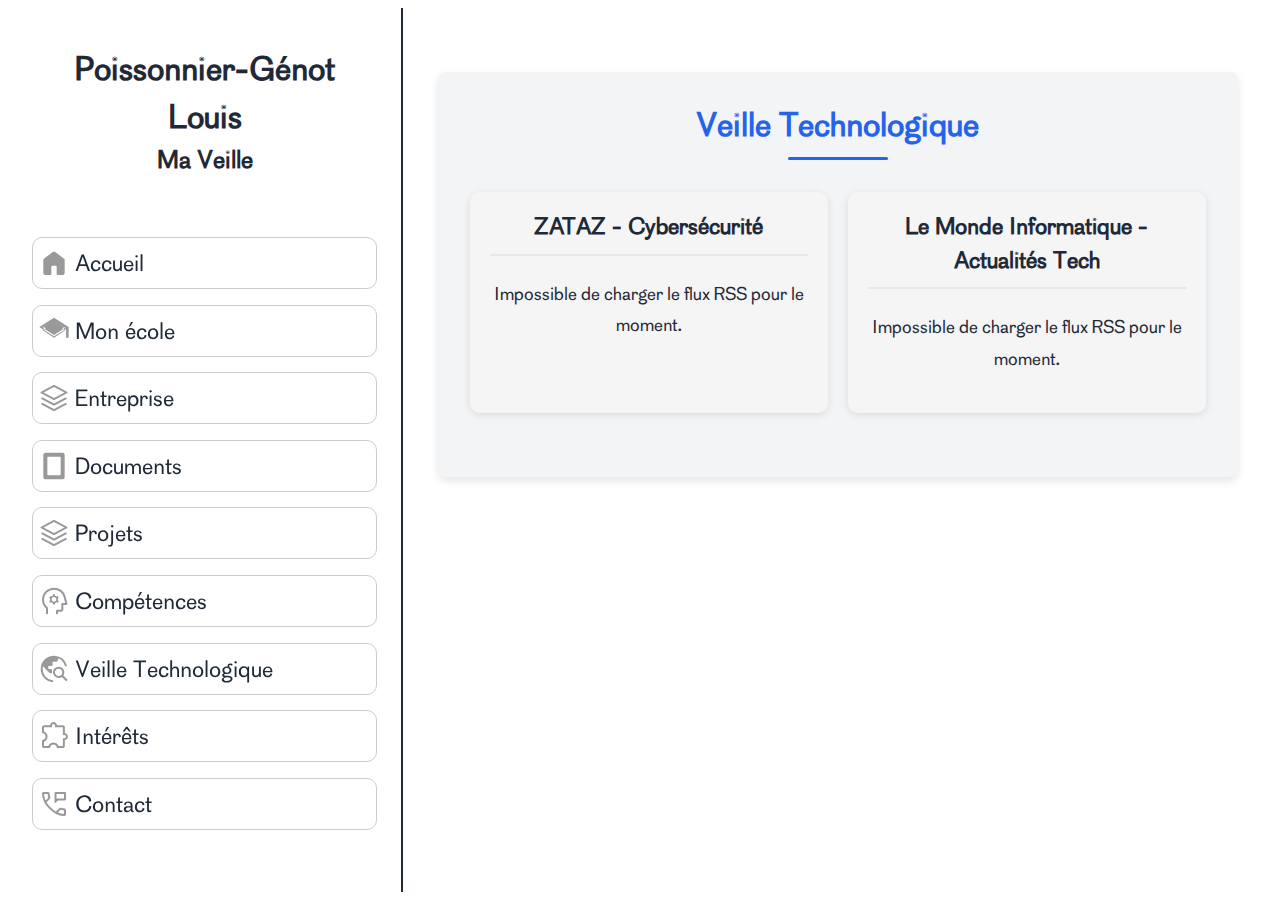
<file: veille.html>
<!DOCTYPE html>
<html lang="fr">
  <head>
    <meta charset="UTF-8">
    <meta name="viewport" content="width=device-width, initial-scale=1.0">
    <meta name="description" content="Veille technologique - Louis Poissonnier-Génot">
    <title>Veille Technologique - Portfolio</title>
    <link rel="stylesheet" href="style.css">
    <link rel="icon" href="Icons/favicon.ico">
  </head>
  <body>
    <input type="checkbox" id="menu-hide-nav" class="toggle-hide-nav">
    <label for="menu-hide-nav" class="toggle-hide-nav"><svg id="hide-nav" xmlns="http://www.w3.org/2000/svg" height="48px" viewBox="0 -960 960 960" width="48px" fill="#999999"><path d="M421-480 250-651q-9-9-8.5-21t9.5-21q9-9 21.5-9t21.5 9l192 192q5 5 7 10t2 11q0 6-2 11t-7 10L293-266q-9 9-21 8.5t-21-9.5q-9-9-9-21.5t9-21.5l170-170Zm269-240q13 0 21.5 8.5T720-690v420q0 13-8.5 21.5T690-240q-13 0-21.5-8.5T660-270v-420q0-13 8.5-21.5T690-720Z"/></svg></label>
    <div id="body">
      <header>
        <div class="titlebar">
          <h1>Poissonnier-Génot <br> Louis</h1>
          <h2>Ma Veille</h2>
        </div>
        <nav>
          <a class="navlink" href="./index.html"><div><svg xmlns="http://www.w3.org/2000/svg" height="48px" viewBox="0 -960 960 960" width="48px" fill="#999999"><path d="M160-180v-390q0-14.25 6.38-27 6.37-12.75 17.62-21l260-195q15.68-12 35.84-12Q500-825 516-813l260 195q11.25 8.25 17.63 21 6.37 12.75 6.37 27v390q0 24.75-17.62 42.37Q764.75-120 740-120H590q-12.75 0-21.37-8.63Q560-137.25 560-150v-220q0-12.75-8.62-21.38Q542.75-400 530-400H430q-12.75 0-21.37 8.62Q400-382.75 400-370v220q0 12.75-8.62 21.37Q382.75-120 370-120H220q-24.75 0-42.37-17.63Q160-155.25 160-180Z"/></svg><div class="margin"></div><p>Accueil</p><div class="margin"></div><svg class="navchevron" xmlns="http://www.w3.org/2000/svg" height="48px" viewBox="0 -960 960 960" width="48px" fill="#999999"><path d="M530-481 353-658q-9-9-8.5-21t9.5-21q9-9 21.5-9t21.5 9l198 198q5 5 7 10t2 11q0 6-2 11t-7 10L396-261q-9 9-21 8.5t-21-9.5q-9-9-9-21.5t9-21.5l176-176Z"/></svg></div></a>
          <a class="navlink" href="./utec.html"><div><svg xmlns="http://www.w3.org/2000/svg" height="48px" viewBox="0 0 24 24" width="48px" fill="#999999"><path d="M12 2L1 9l11 7 9-5.5V17h2V9L12 2zm0 2.18L19.74 9 12 13.82 4.26 9 12 4.18zM12 15l-8.5-5.5L12 4.18 20.5 9.5 12 15zM12 17l-8.5-5.5L12 6.18 20.5 11.5 12 17z"/></svg><div class="margin"></div><p>Mon école</p><div class="margin"></div><svg class="navchevron" xmlns="http://www.w3.org/2000/svg" height="48px" viewBox="0 -960 960 960" width="48px" fill="#999999"><path d="M530-481 353-658q-9-9-8.5-21t9.5-21q9-9 21.5-9t21.5 9l198 198q5 5 7 10t2 11q0 6-2 11t-7 10L396-261q-9 9-21 8.5t-21-9.5q-9-9-9-21.5t9-21.5l176-176Z"/></svg></div></a>
          <!--<a class="navlink" href="./school.html"><div><svg xmlns="http://www.w3.org/2000/svg" height="48px" viewBox="0 -960 960 960" width="48px" fill="#999999"><path d="M220-262q-14-8-22.5-21.88Q189-297.75 189-315v-204L89-574q-8-5-12-11.53-4-6.52-4-14.5 0-7.97 4-14.47 4-6.5 12-11.5l361-198q7-4 14.21-5.5 7.2-1.5 14.79-1.5 7.59 0 14.79 1.5Q501-828 508-824l396 215q8 5 12 11.97 4 6.96 4 15.03v269q0 12.75-8.68 21.37-8.67 8.63-21.5 8.63-12.82 0-21.32-8.63-8.5-8.62-8.5-21.37v-252l-91 46v204q0 17.25-8.5 31.12Q752-270 738-262L508-136q-7 4-14.21 5.5-7.2 1.5-14.79 1.5-7.59 0-14.79-1.5Q457-132 450-136L220-262Zm259-166 315-172-315-169-313 169 313 172Zm0 240 230-127v-168L508-375q-7 4-14 5.5t-15 1.5q-8 0-14.5-1.5T451-375L249-485v170l230 127Zm1-240Zm-1 90Zm0 0Z"/></svg><div class="margin"></div><p>Études</p><div class="margin"></div><svg class="navchevron" xmlns="http://www.w3.org/2000/svg" height="48px" viewBox="0 -960 960 960" width="48px" fill="#999999"><path d="M530-481 353-658q-9-9-8.5-21t9.5-21q9-9 21.5-9t21.5 9l198 198q5 5 7 10t2 11q0 6-2 11t-7 10L396-261q-9 9-21 8.5t-21-9.5q-9-9-9-21.5t9-21.5l176-176Z"/></svg></div></a>-->
          <a class="navlink" href="./xfab.html"><div><svg xmlns="http://www.w3.org/2000/svg" height="48px" viewBox="0 -960 960 960" width="48px" fill="#999999"><path d="M480-418q-8 0-14.5-1.5T452-425L90-619q-8-5-11.5-11.5T75-645q0-8 3.5-14.5T90-671l362-194q7-4 13.5-5.5T480-872q8 0 14.5 1.5T508-865l362 194q8 5 12 11.5t4 14.5q0 8-4 14.5T870-619L508-425q-7 4-13.5 5.5T480-418Zm0-61 315-166-315-166-314 166 314 166Zm1-166Zm-1 332 339-181q2-1 14-3 12 0 21 8.5t9 21.5q0 8-4 14.5T847-441L508-260q-7 4-13.5 5.5T480-253q-8 0-14.5-1.5T452-260L114-441q-8-5-12-11.5T98-467q0-13 9-21.5t21-8.5q4 0 7.5 1t6.5 3l338 180Zm0 165 339-181q2-1 14-3 12 0 21 8.5t9 21.5q0 8-4 14.5T847-276L508-95q-7 4-13.5 5.5T480-88q-8 0-14.5-1.5T452-95L114-276q-8-5-12-11.5T98-302q0-13 9-21.5t21-8.5q4 0 7.5 1t6.5 3l338 180Z"/></svg><div class="margin"></div><p>Entreprise</p><div class="margin"></div><svg class="navchevron" xmlns="http://www.w3.org/2000/svg" height="48px" viewBox="0 -960 960 960" width="48px" fill="#999999"><path d="M530-481 353-658q-9-9-8.5-21t9.5-21q9-9 21.5-9t21.5 9l198 198q5 5 7 10t2 11q0 6-2 11t-7 10L396-261q-9 9-21 8.5t-21-9.5q-9-9-9-21.5t9-21.5l176-176Z"/></svg></div></a>
          <a class="navlink" href="./documents.html"><div><svg xmlns="http://www.w3.org/2000/svg" height="48px" viewBox="0 -960 960 960" width="48px" fill="#999999"><path d="M310-200h340q13 0 21.5-8.5T680-230v-500q0-13-8.5-21.5T650-760H310q-13 0-21.5 8.5T280-730v500q0 13 8.5 21.5T310-200Zm490 60q0 24-18 42t-42 18H220q-24 0-42-18t-18-42v-680q0-24 18-42t42-18h520q24 0 42 18t18 42v680Z"/></svg><div class="margin"></div><p>Documents</p><div class="margin"></div><svg class="navchevron" xmlns="http://www.w3.org/2000/svg" height="48px" viewBox="0 -960 960 960" width="48px" fill="#999999"><path d="M530-481 353-658q-9-9-8.5-21t9.5-21q9-9 21.5-9t21.5 9l198 198q5 5 7 10t2 11q0 6-2 11t-7 10L396-261q-9 9-21 8.5t-21-9.5q-9-9-9-21.5t9-21.5l176-176Z"/></svg></div></a>
          <a class="navlink" href="./projets.html"><div><svg xmlns="http://www.w3.org/2000/svg" height="48px" viewBox="0 -960 960 960" width="48px" fill="#999999"><path d="M480-418q-8 0-14.5-1.5T452-425L90-619q-8-5-11.5-11.5T75-645q0-8 3.5-14.5T90-671l362-194q7-4 13.5-5.5T480-872q8 0 14.5 1.5T508-865l362 194q8 5 12 11.5t4 14.5q0 8-4 14.5T870-619L508-425q-7 4-13.5 5.5T480-418Zm0-61 315-166-315-166-314 166 314 166Zm1-166Zm-1 332 339-181q2-1 14-3 12 0 21 8.5t9 21.5q0 8-4 14.5T847-441L508-260q-7 4-13.5 5.5T480-253q-8 0-14.5-1.5T452-260L114-441q-8-5-12-11.5T98-467q0-13 9-21.5t21-8.5q4 0 7.5 1t6.5 3l338 180Zm0 165 339-181q2-1 14-3 12 0 21 8.5t9 21.5q0 8-4 14.5T847-276L508-95q-7 4-13.5 5.5T480-88q-8 0-14.5-1.5T452-95L114-276q-8-5-12-11.5T98-302q0-13 9-21.5t21-8.5q4 0 7.5 1t6.5 3l338 180Z"/></svg><div class="margin"></div><p>Projets</p><div class="margin"></div><svg class="navchevron" xmlns="http://www.w3.org/2000/svg" height="48px" viewBox="0 -960 960 960" width="48px" fill="#999999"><path d="M530-481 353-658q-9-9-8.5-21t9.5-21q9-9 21.5-9t21.5 9l198 198q5 5 7 10t2 11q0 6-2 11t-7 10L396-261q-9 9-21 8.5t-21-9.5q-9-9-9-21.5t9-21.5l176-176Z"/></svg></div></a>
          <a class="navlink" href="./skills.html"><div><svg xmlns="http://www.w3.org/2000/svg" height="48px" viewBox="0 -960 960 960" width="48px" fill="#999999"><path d="m446-418 2 30q.74 6.22 4.78 10.11 4.05 3.89 9.94 3.89h32.39q5.89 0 10.02-3.89 4.12-3.89 4.87-10.11l2-30q12-2 22.47-8.46Q544.94-432.92 553-441l30 10q5 2 10 0t7.8-6.85l15.4-26.3q2.8-4.85 2.3-9.85t-5.19-9.17L593-499q5-14 5-29t-5-29l20.31-15.83Q618-577 618.5-582t-2.3-9.85l-15.4-26.3Q598-623 593-625t-10 0l-30 10q-8.33-7.69-19.17-13.85Q523-635 512-638l-2-30q-.74-6.22-4.78-10.11-4.05-3.89-9.94-3.89h-32.39q-5.89 0-10.01 3.89-4.13 3.89-4.88 10.11l-2 30q-11 3-21.83 9.15Q413.33-622.69 405-615l-30-10q-5-2-10 0t-7.8 6.85l-15.4 26.3Q339-587 339.5-582t5.19 9.17L365-557q-5 14-5 29t5 29l-20.31 15.83Q340-479 339.5-474t2.3 9.85l15.4 26.3Q360-433 365-431t10 0l30-10q8.06 8.08 18.53 14.54Q434-420 446-418Zm33.12-40q-29.12 0-49.62-20.38-20.5-20.38-20.5-49.5t20.38-49.62q20.38-20.5 49.5-20.5t49.62 20.38q20.5 20.38 20.5 49.5t-20.38 49.62q-20.38 20.5-49.5 20.5ZM240-252q-57-52-88.5-121.5T120-520q0-150 105-255t255-105q125 0 221.5 73.5T827-615l55 218q4 14-5 25.5T853-360h-93v140q0 24.75-17.62 42.37Q724.75-160 700-160H600v50q0 12.75-8.68 21.37-8.67 8.63-21.5 8.63-12.82 0-21.32-8.63Q540-97.25 540-110v-80q0-12.75 8.63-21.38Q557.25-220 570-220h130v-170q0-12.75 8.63-21.38Q717.25-420 730-420h84l-45-180q-24-97-105-158.5T480-820q-125 0-212.5 86.5T180-522.46q0 64.42 26.32 122.39Q232.65-342.09 281-297l19 18v169q0 12.75-8.68 21.37-8.67 8.63-21.5 8.63-12.82 0-21.32-8.63Q240-97.25 240-110v-142Zm257-198Z"/></svg><div class="margin"></div><p>Compétences</p><div class="margin"></div><svg class="navchevron" xmlns="http://www.w3.org/2000/svg" height="48px" viewBox="0 -960 960 960" width="48px" fill="#999999"><path d="M530-481 353-658q-9-9-8.5-21t9.5-21q9-9 21.5-9t21.5 9l198 198q5 5 7 10t2 11q0 6-2 11t-7 10L396-261q-9 9-21 8.5t-21-9.5q-9-9-9-21.5t9-21.5l176-176Z"/></svg></div></a>
          <a class="navlink" href="./veille.html"><div><svg xmlns="http://www.w3.org/2000/svg" height="48px" viewBox="0 -960 960 960" width="48px" fill="#999999"><path d="M80-480q0-83 31.5-156T197-763q54-54 127-85.5T480-880q137 0 241.5 80T863-595q4 13-2 24.5t-18.88 14.77Q830-553 820-560.5q-10-7.5-14-19.5-22-74-74-131.5T607-799v18q0 35-24 61t-59 26h-87v87q0 16.58-13.5 27.79T393-568h-83v88h80q12.75 0 21.38 8.62Q420-462.75 420-450v95h-67L149-559q-5 20-7 39.67-2 19.66-2 39.33 0 128.02 82.5 223.51Q305-161 431-144q11.68 1.68 19.34 11.34T458-110.5q0 12.5-9.14 20.5T427-84q-148-20-247.5-131.5T80-480Zm749 351L716-241q-21 15-45.5 23t-50.07 8q-71.01 0-120.72-49.62Q450-309.24 450-380.12t49.62-120.38q49.62-49.5 120.5-49.5t120.38 49.71Q790-450.58 790-379.57q0 25.57-8.5 50.07T759-283l112 112q9 9 9.5 21t-8.5 21q-9 9-21.5 9t-21.5-9ZM619.86-270Q666-270 698-301.86t32-78Q730-426 698.14-458t-78-32Q574-490 542-458.14t-32 78Q510-334 541.86-302t78 32Z"/></svg><div class="margin"></div><p>Veille Technologique</p><div class="margin"></div><svg class="navchevron" xmlns="http://www.w3.org/2000/svg" height="48px" viewBox="0 -960 960 960" width="48px" fill="#999999"><path d="M530-481 353-658q-9-9-8.5-21t9.5-21q9-9 21.5-9t21.5 9l198 198q5 5 7 10t2 11q0 6-2 11t-7 10L396-261q-9 9-21 8.5t-21-9.5q-9-9-9-21.5t9-21.5l176-176Z"/></svg></div></a>
          <a class="navlink" href="./interests.html"><div><svg xmlns="http://www.w3.org/2000/svg" height="48px" viewBox="0 -960 960 960" width="48px" fill="#999999"><path d="M356-120H180q-24 0-42-18t-18-42v-176q44-5 75.5-34.5T227-463q0-43-31.5-72.5T120-570v-176q0-24 18-42t42-18h177q11-40 39.5-67t68.5-27q40 0 68.5 27t39.5 67h173q24 0 42 18t18 42v173q40 11 65.5 41.5T897-461q0 40-25.5 67T806-356v176q0 24-18 42t-42 18H570q-5-48-35.5-77.5T463-227q-41 0-71.5 29.5T356-120Zm-176-60h130q25-61 69.89-84t83-23Q501-287 546-264t70 84h130v-235h45q20 0 33-13t13-33q0-20-13-33t-33-13h-45v-239H511v-48q0-20-13-33t-33-13q-20 0-33 13t-13 33v48H180v130q48.15 17.82 77.58 59.69Q287-514.45 287-462.78 287-412 257.5-370T180-310v130Zm285-281Z"/></svg><div class="margin"></div><p>Intérêts</p><div class="margin"></div><svg class="navchevron" xmlns="http://www.w3.org/2000/svg" height="48px" viewBox="0 -960 960 960" width="48px" fill="#999999"><path d="M530-481 353-658q-9-9-8.5-21t9.5-21q9-9 21.5-9t21.5 9l198 198q5 5 7 10t2 11q0 6-2 11t-7 10L396-261q-9 9-21 8.5t-21-9.5q-9-9-9-21.5t9-21.5l176-176Z"/></svg></div></a>
          <a class="navlink" href="./contact.html"><div><svg xmlns="http://www.w3.org/2000/svg" height="48px" viewBox="0 -960 960 960" width="48px" fill="#999999"><path d="M496-524v-286q0-12.75 8.63-21.38Q513.25-840 526-840h284q12.75 0 21.38 8.62Q840-822.75 840-810v192q0 12.75-8.62 21.37Q822.75-588 810-588H600l-79 75q-8 7-16.5 3.25T496-524Zm60-124h224v-132H556v132Zm0 0v-132 132Zm239 528q-116 0-236.5-56T335-335Q232-438 176-558.5T120-795q0-19.29 12.86-32.14Q145.71-840 165-840h140q14 0 24 10t14 25l26.93 125.64Q372-665 369.5-653.5t-10.73 19.73L259-533q26 44 55 82t64 72q37 38 78 69.5t86 55.5l95-98q10-11 23.15-15 13.15-4 25.85-2l119 26q15 4 25 16.04 10 12.05 10 26.96v135q0 19.29-12.86 32.14Q814.29-120 795-120ZM229-588l81-82-23-110H180q2 42 13.5 88.5T229-588Zm369 363q41 19 89 31t93 14v-107l-103-21-79 83ZM229-588Zm369 363Z"/></svg><div class="margin"></div><p>Contact</p><div class="margin"></div><svg class="navchevron" xmlns="http://www.w3.org/2000/svg" height="48px" viewBox="0 -960 960 960" width="48px" fill="#999999"><path d="M530-481 353-658q-9-9-8.5-21t9.5-21q9-9 21.5-9t21.5 9l198 198q5 5 7 10t2 11q0 6-2 11t-7 10L396-261q-9 9-21 8.5t-21-9.5q-9-9-9-21.5t9-21.5l176-176Z"/></svg></div></a>
        </nav>
        <footer>
          <a class="footerlink" href="https://github.com/RoueSoify"><img class="light-mode" src="Icons/github-white.svg" alt="Github"><img class="dark-mode" src="Icons/github.svg" alt="Github"></a>
          <a class="footerlink" href="https://www.linkedin.com/in/louis-poissonnier-genot-65437b265/"><img class="light-mode" src="Icons/linkedin-white.png" alt="Linkedin"><img class="dark-mode" src="Icons/linkedin.png" alt="Linkedin"></a>
</footer>
      </header>
      <main>
        <section>
          <h3>Veille Technologique</h3>
          <div class="feed-container" style="display: flex; gap: 20px;">
            <div class="feed-section" style="flex: 1; background: #f5f5f5; padding: 20px; border-radius: 10px;">
              <h4>ZATAZ - Cybersécurité</h4>
              <div id="feed-zataz"></div>
            </div>
            <div class="feed-section" style="flex: 1; background: #f5f5f5; padding: 20px; border-radius: 10px;">
              <h4>Le Monde Informatique - Actualités Tech</h4>
              <div id="feed-lmi"></div>
            </div>
          </div>
          <script>
            // ZATAZ Feed
            fetch('https://api.rss2json.com/v1/api.json?rss_url=' + 
            'https://www.zataz.com/feed/')
            .then(response => response.json())
            .then(data => {
              let html = '';
              for(let i = 0; i < Math.min(6, data.items.length); i++) {
                const item = data.items[i];
                const title = item.title;
                const link = item.link; 
                const desc = item.description;
                const date = new Date(item.pubDate);

                html += `
                  <article>
                    <a href="${link}" target="_blank" class="article-link">
                      <h5>${title}</h5>
                      <p>${desc}</p>
                      <time>${date.toLocaleDateString()}</time>
                    </a>
                    <hr>
                  </article>
                `;
              }
              document.getElementById('feed-zataz').innerHTML = html;
            })
            .catch(error => {
              document.getElementById('feed-zataz').innerHTML = 
                '<p>Impossible de charger le flux RSS pour le moment.</p>';
              console.error('Error fetching RSS:', error);
            });

            // Le Monde Informatique Feed
            fetch('https://api.rss2json.com/v1/api.json?rss_url=' + 
            'https://www.lemondeinformatique.fr/flux-rss/thematique/toutes-les-actualites/rss.xml')
            .then(response => response.json())
            .then(data => {
              let html = '';
              for(let i = 0; i < Math.min(6, data.items.length); i++) {
                const item = data.items[i];
                const title = item.title;
                const link = item.link;
                const desc = item.description;
                const date = new Date(item.pubDate);

                html += `
                  <article>
                    <a href="${link}" target="_blank" class="article-link">
                      <h5>${title}</h5>
                      <p>${desc}</p>
                      <time>${date.toLocaleDateString()}</time>
                    </a>
                    <hr>
                  </article>
                `;
              }
              document.getElementById('feed-lmi').innerHTML = html;
            })
            .catch(error => {
              document.getElementById('feed-lmi').innerHTML = 
                '<p>Impossible de charger le flux RSS pour le moment.</p>';
              console.error('Error fetching RSS:', error);
            });
          </script>
        </section>
      </main>
    </div>
  </body>
</html>
</file>
<file: style.css>
@media start {} /* Just using this as quick-move waypoints with Firefox's CSS editor */

/*
Disclaimer :
There is a lot of very bad CSS in there.
I mean A LOT.
This is because of three reasons :
1) I write the CSS as I add the html, so I don't always come back to change things or make sure the code I wrote is compatible with every page
2) I am no CSS expert, expect nothing too crazy from me
3) I do not care about anything other than if it works and if it works correctly enough and fast enough
*/

/* Variables globales */
:root {
  --primary-color: #2563eb;
  --secondary-color: #3b82f6;
  --text-color: #1f2937;
  --bg-color: #ffffff;
  --card-bg: #f3f4f6;
  --shadow-color: rgba(0, 0, 0, 0.1);
  --transition-speed: 0.3s;
  --background-color: #FFFFFF;
  --accent-color: #999999;
  --border-radius: 8px;
  --border-color: #e5e7eb;
}

/* Mode nuit - quand le bouton est coché */
#menu-toggle-dark-mode:checked ~ #body {
  --primary-color: #60a5fa;
  --secondary-color: #3b82f6;
  --text-color: #f3f4f6;
  --bg-color: #111827;
  --card-bg: #1f2937;
  --shadow-color: rgba(0, 0, 0, 0.3);
  --background-color: #121212;
  --accent-color: #64b5f6;
  --border-color: #374151;
}

#menu-toggle-dark-mode:checked ~ #body main section {
  background-color: var(--card-bg);
  border: 1px solid var(--border-color);
}

#menu-toggle-dark-mode:checked ~ #body .tech-item,
#menu-toggle-dark-mode:checked ~ #body .project-card {
  background-color: var(--card-bg);
  border: 1px solid var(--border-color);
}

#menu-toggle-dark-mode:checked ~ #body nav a {
  border-color: var(--border-color);
}

#menu-toggle-dark-mode:checked ~ #body #currentnav {
  background: linear-gradient(90deg, var(--card-bg), var(--bg-color));
}

/* Dark mode variables */
@media (prefers-color-scheme: dark) {
  :root {
    --primary-color: #60a5fa;
    --secondary-color: #3b82f6;
    --text-color: #f3f4f6;
    --bg-color: #111827;
    --card-bg: #1f2937;
    --shadow-color: rgba(0, 0, 0, 0.3);
    --border-color: #374151;
  }

  main section {
    background: var(--card-bg);
    border: 1px solid var(--border-color);
    border-radius: var(--border-radius);
    padding: 2rem;
    margin-bottom: 2rem;
    box-shadow: 0 4px 6px var(--shadow-color);
    transition: transform var(--transition-speed) ease, box-shadow var(--transition-speed) ease;
  }

  main section:hover {
    transform: translateY(-2px);
    box-shadow: 0 6px 12px var(--shadow-color);
  }

  main section h3 {
    color: var(--primary-color);
    margin-bottom: 1.5rem;
    font-size: 1.5rem;
    text-align: center;
  }

  main section p {
    color: var(--text-color);
    margin-bottom: 1rem;
    line-height: 1.6;
  }

  main section ul {
    color: var(--text-color);
  }

  main section li {
    color: var(--text-color);
  }

  main section li::before {
    color: var(--primary-color);
  }

  .profile-image img {
    border-color: var(--primary-color);
    box-shadow: 0 8px 16px rgba(0, 0, 0, 0.4);
  }

  .profile-image img:hover {
    box-shadow: 0 12px 24px rgba(0, 0, 0, 0.5);
  }

  /* Ajustements pour les liens */
  a {
    color: var(--primary-color);
  }

  a:hover {
    color: var(--accent-color);
  }

  /* Ajustements pour les titres */
  h1, h2, h3, h4, h5, h6 {
    color: var(--text-color);
  }

  /* Ajustements pour les sections */
  section {
    background: var(--card-bg);
    border-color: var(--border-color);
  }

  /* Ajustements pour les formulaires */
  input, textarea {
    background: var(--card-bg);
    color: var(--text-color);
    border-color: var(--border-color);
  }

  /* Ajustements pour les boutons */
  button {
    background: var(--primary-color);
    color: var(--text-color);
  }

  button:hover {
    background: var(--accent-color);
  }

  /* Ajustements pour les cartes */
  .card {
    background: var(--card-bg);
    border-color: var(--border-color);
  }

  /* Ajustements pour les notifications */
  .notification {
    background: var(--card-bg);
    border-color: var(--border-color);
  }

  /* Ajustements pour les grilles */
  .grid-container {
    background: var(--card-bg);
  }

  /* Ajustements pour les éléments de navigation */
  nav a {
    color: var(--text-color);
  }

  nav a:hover {
    color: var(--primary-color);
  }

  /* Ajustements pour le footer */
  footer {
    background: var(--card-bg);
  }

  footer a {
    color: var(--text-color);
  }

  footer a:hover {
    color: var(--primary-color);
  }
}

/* Reset et styles de base */
* {
  margin: 0;
  padding: 0;
  box-sizing: border-box;
  -webkit-font-smoothing: antialiased;
  -moz-osx-font-smoothing: grayscale;
  background-color: inherit;
  color: inherit;
  font-family: "Cotham", sans-serif;
  fill: inherit;
}

body {
  font-family: system-ui, -apple-system, sans-serif;
  color: var(--text-color);
  background: var(--bg-color);
  line-height: 1.5;
  padding: 0px;
  margin: 0px;
}

/* Optimisations des images */
img {
  max-width: 100%;
  height: auto;
  display: block;
}

/* Animations optimisées */
@media (prefers-reduced-motion: no-preference) {
  .fade-in {
    animation: fadeIn 0.5s ease-out;
    will-change: opacity, transform;
  }
  
  .slide-up {
    animation: slideUp 0.5s ease-out;
    will-change: transform;
  }
}

/* Optimisations pour le rendu */
.hardware-accelerated {
  transform: translateZ(0);
  backface-visibility: hidden;
  perspective: 1000px;
}

/* Optimisations de performance */
a, button, input, textarea {
  will-change: transform;
}

/* Améliorations d'accessibilité */
a:focus, button:focus, input:focus, textarea:focus {
  outline: 2px solid var(--accent-color);
  outline-offset: 2px;
}

a {
  text-decoration: none;
}

svg {
  flex-shrink: 0;
}

html {
  height: 100dvh;
  padding: 0px;
  margin: 0px;
}

label, label * {
  z-index: 1;
}

#body {
  margin: 0;
  padding: 8px;
  display: flex;
  min-height: calc(100vh - 16px);
  color: var(--text-color);
  background-color: var(--bg-color);
  fill: var(--accent-color);
  transition: all var(--transition-speed) ease;
}

header { 
  width: 350px; /* Augmentation de la largeur */
  min-width: 350px; /* Augmentation de la largeur minimale */
  height: calc(100vh - 16px);
  border-right: 2px solid var(--text-color);
  padding: 1.5rem;
  position: sticky;
  top: 8px;
  display: flex;
  flex-direction: column;
  justify-content: flex-start;
  gap: 2rem;
  overflow-y: auto;
}

/* F*** JS, CSS only WE BALLIN' */
/* I hate JS, it's not that bad, but the less I use (here it's none), the better I feel. */
/* Also I mean come one, you have to admit this is some pretty ingenious thing right there. */

/* I believe that as long as I am not doing too much interaction with the user or the backend, I should not have to use JS */
/* There will be a day where I can make those 3d cards effect following the mouse with CSS only, there will be... */

#menu-toggle-dark-mode {
  display: none;
}

.toggle-dark-mode {
  position: absolute;
  top: 8px;
  right: 8px;
  z-index: 100;
}

/* Mode clair par défaut */
.light-mode {
  display: block;
}

.dark-mode {
  display: none;
}

/* Mode nuit */
#menu-toggle-dark-mode:checked ~ #body .light-mode {
  display: none !important;
}

#menu-toggle-dark-mode:checked ~ #body .dark-mode {
  display: block !important;
}

/* Styles pour les icônes du mode nuit */
label img {
  transition: transform 0.2s ease;
  width: 48px;
  height: 48px;
}

#dark-mode:active {
  transform: rotate(-90deg);
}

#light-mode:active {
  transform: rotate(90deg);
}

/* Contrôle de l'affichage des icônes du mode nuit */
#menu-toggle-dark-mode:not(:checked) + label #dark-mode {
  display: none;
}

#menu-toggle-dark-mode:not(:checked) + label #light-mode {
  display: flex;
}

#menu-toggle-dark-mode:checked + label #dark-mode {
  display: flex;
}

#menu-toggle-dark-mode:checked + label #light-mode {
  display: none;
}

.toggle-dark-mode img {
  max-height: 3rem;
}

#menu-toggle-dark-mode:checked ~ label #hide-nav {
  fill: #FFFFFF;
}

#menu-hide-nav {
  display: none;
}

#hide-nav {
  max-height: 3rem;
  position: absolute;
  top: 8px;
  left: 8px;
  transform: rotateY(180deg);
  transition: transform 0.2s ease;
  display: none;
}
  
#menu-hide-nav:checked ~ label #hide-nav {
  transform: rotateY(0deg);
}

.titlebar {
  width: 100%;
  padding: 1rem 0;
  text-align: center;
}

header h1 {
  margin-bottom: 0px;
}

header h2 {
  margin-top: 0px;
  margin-bottom: 0.375em; /* 0.5x default h2 vertical margin */
}

nav {
  width: 100%;
  display: flex;
  flex-direction: column;
  gap: 1rem;
}

div.margin {
  width: 0%;
  transition: width 0.2s ease;
}

nav a:hover div.margin {
  width: 100%;
}

nav a:hover:not(#currentnav) {
  box-shadow: rgba(0, 0, 0, 0.33) 0px 0px 4.55px;
  border: 1px solid transparent;
}

nav a:active:not(#currentnav) {
  box-shadow: rgba(87, 227, 137, 0.33) 0px 0px 4.55px;
  padding: 1px;
  border: 2px solid #57E389; /* GNOME's Green 2 */
  color: #FFFFFF;
  background-color: #2EC27E; /* GNOME's Green 4 */
  fill: #FFFFFF;
  margin: 3px;
}

nav a:active * {
  background-color: transparent;
}

nav svg {
  fill: inherit;
}

nav a {
  cursor: pointer;
  height: 2rem;
  font-size: 1.4rem;
  padding: 5px;
  border: 1px solid #CCCCCC;
  border-radius: 10px;
  width: 100%;
  height: fit-content;
  text-align: center;
  fill: #999999;
  transition: all 0.2s ease;
}

nav div {
  display: flex;
  align-items: center;
}

nav p {
  margin: 0px;
  text-align: left;
  width: auto;
  min-width: fit-content;
  padding-top: 6px; /* Align text vertically, font leaves space for letters going overboard at bottom but ends up looking unaligned */
  background-color: transparent;
}

nav img {
  height: 2rem;
  width: 2rem;
}

nav svg {
  height: 2rem;
  width: 2rem;
}

nav img:not(.navchevron) {
  margin-right: 5px;
}

nav svg:not(.navchevron) {
  margin-right: 5px;
}

.navchevron {
  margin-left: auto;
  opacity: 0%;
  translate: -16px;
  transition: opacity 0.2s ease, translate 0.2s ease;
  fill: inherit;
  background-color: transparent;
}

a:hover .navchevron {
  opacity: 100%;
  translate: 0px;
}

#currentnav {
  background: linear-gradient(90deg, #FFFFFF, #CCCCCC);
}

#currentnav:hover {
  cursor: default;
}

#currentnav * {
  background-color: transparent;
}

#currentnav .margin {
  width: 0%;
}

#currentnav .navchevron {
  opacity: 0%;
}

footer {
  margin-top: 8px;
  display: flex;
  justify-content: center;
  align-items: center;
  width: 80%;
}

footer a.footerlink img {
  width: 32px;
  height: 32px;
  transition: transform 0.3s ease;
}

footer a.footerlink {
  max-height: 2rem;
}

footer a.footerlink + a.footerlink {
  margin-left: 1rem; /* I've done bad things : No 36px between logo space from mastodon guidelines and changed their colors, which it is not technically indicated against but still... */
}

footer a:not(.footerlink) {
  max-height: 3rem;
  position: fixed;
  right: 8px;
  bottom: 8px;
}

main {
  flex: 1;
  padding: 2rem;
  min-height: calc(100vh - 16px);
  overflow-y: auto;
  max-width: calc(100% - 350px);
  display: flex;
  flex-direction: column;
  align-items: center;
}

main section {
  width: 100%;
  max-width: 800px;
  margin: 2rem auto;
  padding: 2rem;
  background: var(--card-bg);
  border-radius: var(--border-radius);
  box-shadow: 0 4px 8px var(--shadow-color);
  text-align: center;
}

main section h3 {
  font-size: 2rem;
  color: var(--primary-color);
  margin-bottom: 1.5rem;
  text-align: center;
  position: relative;
  padding-bottom: 0.5rem;
}

main section h3::after {
  content: '';
  position: absolute;
  bottom: 0;
  left: 50%;
  transform: translateX(-50%);
  width: 100px;
  height: 3px;
  background: var(--primary-color);
  border-radius: 2px;
}

main section p {
  font-size: 1.1rem;
  line-height: 1.8;
  margin-bottom: 1rem;
  text-align: center;
}

#intranetcha {
	background: linear-gradient(90deg, #006699 0%, #3399CC 20%, #309897 100%);
  color: #FFFFFF;
  border: 2px solid rgba(255, 255, 255, 0.2);
}

#portfolio {
  background-color: #292b25;
  background-image: repeating-linear-gradient(45deg, #352208, #352208 1px, rgba(0,0,0,0) 1px, rgba(0,0,0,0) 30px), repeating-linear-gradient(-45deg, #352208, #352208 1px, rgba(0,0,0,0) 1px, rgba(0,0,0,0) 30px);
}

#portfolio * {
  color: #FFFFFF;
  background-color: transparent;
}

section:hover {
  box-shadow: rgba(0, 0, 0, 0.2) 5px 5px;
  translate: -5px -5px;
}

section a {
  margin-top: 0.83rem; /* Supposedly h3's margin, seems about right so... */
  padding: 5px;
  border-radius: 10px;
}

#intranetcha a {
  border: 1px solid rgba(255, 255, 255, 0.3);
  background-color: rgba(255, 255, 255, 0.2);
}

#intranetcha a:active {
  border: 1px solid rgba(0, 0, 0, 0.1);
  background-color: rgba(0, 0, 0, 0.2);
}

.toprightsectiona {
  top: 10px;
  right: 10px;
  position: absolute;
  transition: all 0.2s ease;
}

.toprightsectiona:hover {
  translate: -5px -5px;
  box-shadow: rgba(0, 0, 0, 0.2) 5px 5px;
}

.toprightsectiona:active {
  translate: 0px 0px;
  box-shadow: rgba(0, 0, 0, 0.2) 0px 0px;
}

section img {
  margin-right: 5px;
  background-color: transparent;
}

section:has(.docs) {
  display: flex;
  justify-content: space-between;
  align-items: center;
}

a.docs {
  margin: 0px;
  padding: 5px;
  border: 1px solid #CCCCCC;
  transition: padding 0.2s ease, margin 0.2s ease;
}

a.docs:hover {
  box-shadow: rgba(0, 0, 0, 0.33) 0px 0px 4.55px;
  border: 1px solid transparent;
}

a.docs:active {
  box-shadow: rgba(87, 227, 137, 0.33) 0px 0px 4.55px;
  padding: 0px;
  padding-right: 3px;
  margin-right: 2px;
  border: 3px solid #F66151; /* GNOME's Red 1 */
  color: #FFFFFF;
  background-color: #ED333B; /* GNOME's Red 2 */
  fill: #FFFFFF;
}

a.docs * {
  background-color: transparent;
}

div.docs {
  display: flex;
  justify-content: center;
  align-items: center;
}

.docs svg {
  height: 2rem;
  width: 2rem;
  margin-right: 5px;
}

form {
  width: 80%;
  display: flex;
  flex-direction: column;
}

form div {
  display: flex;
  width: 100%;
  align-items: center;
}

form div + div {
  margin-top: 4dvh;
}

form div:focus-within svg:not(#send){
  box-shadow: rgba(0, 0, 0, 0.2) 5px 5px;
}

form img, form svg, form input, form textarea {
  border: 1px solid #CCCCCC;
  border-radius: 10px;
  height: 3rem;
  margin-right: 1dvw;
  padding: 5px;
}

form input, form textarea {
  height: 3rem;
  width: 60%;
  padding: 5px;
}

form button {
  margin: 0px;
  padding: 0px;
  border: none;
  width: calc(3rem + 12px);
  height: calc(3rem + 12px);
  border-radius: 10px;
  display: flex;
  justify-content: center;
  align-items: center;
}

form button svg {
  margin: 0px;
  transition: height 0.2s ease, width 0.2s ease;
}

form button:hover svg, form input:hover, form textarea:hover {
  box-shadow: rgba(0, 0, 0, 0.33) 0px 0px 4.55px;
  border: 1px solid transparent;
}

form button:active svg {
  box-shadow: rgba(87, 227, 137, 0.33) 0px 0px 4.55px;
  border: 3px solid #62A0EA; /* GNOME's Blue 2 */
  background-color: #1C71D8; /* GNOME's Blue 4 */
  fill: #FFFFFF;
  width: 2.5rem;
  height: 2.5rem;
}

span:has(iframe) {
  height: fit-content;
  transition: transform 0.2s ease;
}

span:has(iframe):hover {
  transform: translateY(-8px);
}

scroll:has(iframe) {
  display: flex;
  gap: 8px;
}

@font-face {
font-family: "Cotham";
src: url("Fonts/CothamSansCustomGabi.otf") format("opentype");
}

@media only screen and ((max-width: 820px) or (((hover: none) or (hover: hover)) and (pointer: coarse))){
  #hide-nav {
    display: flex;
  }
  
  main {
    display: none;
    height: calc(100dvh - calc(24px + 3rem));
    margin-top: calc(3rem + 8px);
  }
  
  header {
    border: none;
  }
  
  #menu-hide-nav:checked ~ #body header {
    display: none;
  }
  
  #menu-hide-nav:checked ~ #body main {
    display: flex;
  }
  
  .toprightsectiona {
    position: relative;
    display: flex;
    justify-content: center;
    top: 0px;
    right: 0px;
  }
  
  form input {
    /* Trying to get the inputs to be at the textarea's width */
    max-width: 60%;
    width: calc(100% - calc(6rem + 2dvw + 36px)); /* Close enough. I thought it should be 6rem + 2dvw + 24px but I don't know why it doesn't work */
    /* Supposedly it would have been 6rem (the two svg's width) 2dvw (the two margin-rights) and 24px (1 border and 5 padding on each side of the two svg) */
    /* If you know why this doesn't work and maybe have a correct way to get it at the same size, please contact me using the contact page */
  }
  
  form textarea {
    max-width: 60%;
  }
  
  #menu-toggle-dark-mode:checked ~ #body header {
    border: none !important; /* !important because else the regular rule takes precedence */
  }
}

@media screen and (max-width: 1699px) {header {flex: 3;}main {flex: 7;}}
@media screen and (max-width: 1099px) {header {flex: 4;}main {flex: 6;}}

@media dark-mode{} /* I'm just using this to make it appear in the side-bar in the firefox CSS editor */

#menu-toggle-dark-mode:checked ~ #body {
  background-color: var(--bg-color);
  color: var(--text-color);
}

#menu-toggle-dark-mode:checked ~ #body header {
  border-right: 2px solid var(--text-color);
}

#menu-toggle-dark-mode:not(:checked) ~ #body .light-mode {
  display: none;
}

#menu-toggle-dark-mode:checked ~ #body .dark-mode {
  display: none;
}

#menu-toggle-dark-mode:checked ~ #body #currentnav {
  background: linear-gradient(90deg, #000000, #333333);
}

#menu-toggle-dark-mode:checked ~ #body * svg {
  fill: #FFFFFF;
}

#menu-toggle-dark-mode:checked ~ #body nav a:hover:not(#currentnav) {
  box-shadow: rgba(255, 255, 255, 0.33) 0px 0px 4.55px;
}

#menu-toggle-dark-mode:checked ~ #body form button:hover svg, #menu-toggle-dark-mode:checked ~ #body form input:hover, #menu-toggle-dark-mode:checked ~ #body form textarea:hover {
  box-shadow: rgba(255, 255, 255, 0.33) 0px 0px 4.55px;
}

#menu-toggle-dark-mode:checked ~ #body form div:focus-within svg:not(#send){
  box-shadow: rgba(255, 255, 255, 0.8) 5px 5px;
}

#menu-toggle-dark-mode:checked ~ #body section:hover {
  box-shadow: rgba(255, 255, 255, 0.8) 5px 5px;
}

#menu-toggle-dark-mode:checked ~ #body .docs svg {
  fill: #FFFFFF;
}

#menu-toggle-dark-mode:checked ~ #body a.docs:hover {
  box-shadow: rgba(255, 255, 255, 0.33) 0px 0px 4.55px;
}

/* Améliorations pour le responsive design */
@media screen and (max-width: 768px) {
  #body {
    flex-direction: column;
  }
  
  header {
    width: 100%;
    min-width: 100%;
    height: auto;
    position: relative;
    border-right: none;
    border-bottom: 2px solid var(--text-color);
    padding: 1rem;
  }
  
  main {
    max-width: 100%;
    padding: 1rem;
  }
}

/* Animations optimisées */
@media (prefers-reduced-motion: no-preference) {
  .navlink:hover {
    transform: translateX(5px);
    transition: transform var(--transition-speed) ease;
  }
}

/* Optimisations pour l'impression */
@media print {
  #body {
    background: white;
    color: black;
  }
  
  nav, footer {
    display: none;
  }
  
  header {
    display: none;
  }
  
  main {
    max-width: 100%;
  }
}

/* Styles pour la page de contact */
.contact-section {
  max-width: 1200px;
  margin: 0 auto;
  padding: 2rem;
}

.contact-intro {
  text-align: center;
  margin-bottom: 3rem;
  color: var(--text-color);
  font-size: 1.1rem;
}

.contact-grid {
  display: grid;
  grid-template-columns: 1fr 2fr;
  gap: 3rem;
  align-items: start;
}

.contact-info {
  background: var(--bg-accent);
  padding: 2rem;
  border-radius: 12px;
  box-shadow: 0 4px 6px rgba(0, 0, 0, 0.1);
}

.contact-item {
  display: flex;
  align-items: center;
  gap: 1rem;
  margin-bottom: 1.5rem;
  color: var(--text-color);
}

.contact-item svg {
  width: 24px;
  height: 24px;
  color: var(--accent-color);
}

.contact-item a {
  color: var(--text-color);
  text-decoration: none;
  transition: color 0.3s ease;
}

.contact-item a:hover {
  color: var(--accent-color);
}

.contact-form {
  background: var(--bg-accent);
  padding: 2rem;
  border-radius: 12px;
  box-shadow: 0 4px 6px rgba(0, 0, 0, 0.1);
}

.form-group {
  margin-bottom: 1.5rem;
}

.form-group label {
  display: block;
  margin-bottom: 0.5rem;
  color: var(--text-color);
  font-weight: 500;
}

.form-group input,
.form-group textarea {
  width: 100%;
  padding: 0.75rem;
  border: 2px solid var(--border-color);
  border-radius: 8px;
  background: var(--bg-color);
  color: var(--text-color);
  font-size: 1rem;
  transition: all 0.3s ease;
}

.form-group input:focus,
.form-group textarea:focus {
  outline: none;
  border-color: var(--accent-color);
  box-shadow: 0 0 0 3px rgba(var(--accent-color-rgb), 0.2);
}

.submit-button {
  display: flex;
  align-items: center;
  justify-content: center;
  gap: 0.75rem;
  padding: 1rem 2rem;
  background: linear-gradient(135deg, #2EC27E, #57E389);
  color: white;
  border: none;
  border-radius: 50px;
  font-size: 1.1rem;
  font-weight: 600;
  cursor: pointer;
  transition: all 0.3s cubic-bezier(0.4, 0, 0.2, 1);
  box-shadow: 0 4px 6px rgba(46, 194, 126, 0.2);
  width: auto;
  margin: 1rem auto;
}

.submit-button:hover {
  transform: translateY(-2px);
  box-shadow: 0 6px 12px rgba(46, 194, 126, 0.3);
  background: linear-gradient(135deg, #57E389, #2EC27E);
}

.submit-button:active {
  transform: translateY(1px);
  box-shadow: 0 2px 4px rgba(46, 194, 126, 0.2);
}

.submit-button span {
  font-weight: 600;
  letter-spacing: 0.5px;
}

.submit-button svg {
  width: 24px;
  height: 24px;
  transition: transform 0.3s ease;
  fill: white;
  margin: 0;
  padding: 0;
  border: none;
}

.submit-button:hover svg {
  transform: translateX(4px);
  box-shadow: none;
}

/* Dark mode adjustments for submit button */
@media (prefers-color-scheme: dark) {
  .submit-button {
    background: linear-gradient(135deg, #1C71D8, #62A0EA);
    box-shadow: 0 4px 6px rgba(28, 113, 216, 0.2);
  }

  .submit-button:hover {
    box-shadow: 0 6px 12px rgba(28, 113, 216, 0.3);
    background: linear-gradient(135deg, #62A0EA, #1C71D8);
  }

  .submit-button:active {
    box-shadow: 0 2px 4px rgba(28, 113, 216, 0.2);
  }
}

/* Responsive design pour la page de contact */
@media (max-width: 768px) {
  .contact-grid {
    grid-template-columns: 1fr;
  }
  
  .contact-section {
    padding: 1rem;
  }
  
  .contact-info,
  .contact-form {
    padding: 1.5rem;
  }
}

/* Dark mode adjustments for contact page */
@media (prefers-color-scheme: dark) {
  .contact-info,
  .contact-form {
    background: var(--bg-accent-dark);
  }
  
  .form-group input,
  .form-group textarea {
    background: var(--bg-color-dark);
    border-color: var(--border-color-dark);
  }
  
  .form-group input:focus,
  .form-group textarea:focus {
    border-color: var(--accent-color);
  }
}

/* Styles pour les notifications */
.notification {
  position: fixed;
  top: 20px;
  right: 20px;
  z-index: 1000;
  max-width: 400px;
  padding: 16px;
  border-radius: 8px;
  background: white;
  box-shadow: 0 4px 12px rgba(0, 0, 0, 0.15);
  transform: translateX(120%);
  transition: transform 0.3s ease;
}

.notification.show {
  transform: translateX(0);
}

.notification.success {
  border-left: 4px solid #2EC27E;
}

.notification.error {
  border-left: 4px solid #ED333B;
}

.notification-content {
  display: flex;
  align-items: center;
  justify-content: space-between;
  gap: 12px;
}

.notification button {
  background: none;
  border: none;
  padding: 0;
  cursor: pointer;
  color: #666;
}

.notification button:hover {
  color: #333;
}

.notification svg {
  width: 20px;
  height: 20px;
  fill: currentColor;
}

/* Dark mode pour les notifications */
@media (prefers-color-scheme: dark) {
  .notification {
    background: #1E1E1E;
    color: white;
  }
  
  .notification button {
    color: #999;
  }
  
  .notification button:hover {
    color: #CCC;
  }
}

/* Styles pour la page des intérêts */
.interests-main {
  max-width: 1200px;
  margin: 0 auto;
  padding: 2rem;
}

.interests-section {
  margin-bottom: 4rem;
  background: var(--card-background);
  border-radius: 1rem;
  padding: 2rem;
  box-shadow: 0 4px 6px rgba(0, 0, 0, 0.1);
}

.interests-section h3 {
  font-size: 2rem;
  margin-bottom: 1rem;
  color: var(--text-color);
}

.section-intro {
  font-size: 1.1rem;
  margin-bottom: 2rem;
  color: var(--text-color-secondary);
}

/* Grille pour la section musique */
.music-grid {
  display: grid;
  grid-template-columns: repeat(auto-fit, minmax(300px, 1fr));
  gap: 2rem;
}

.music-card {
  border-radius: 0.5rem;
  overflow: hidden;
  transition: transform 0.3s ease;
}

.music-card:hover {
  transform: translateY(-5px);
}

.music-card iframe {
  width: 100%;
  height: 352px;
  border: none;
}

/* Grille pour la section technologie */
.tech-grid {
  display: grid;
  grid-template-columns: repeat(auto-fit, minmax(250px, 1fr));
  gap: 2rem;
}

.tech-card {
  background: var(--background);
  padding: 2rem;
  border-radius: 1rem;
  text-align: center;
  transition: all 0.3s ease;
  border: 1px solid var(--border-color);
}

.tech-card:hover {
  transform: translateY(-5px);
  box-shadow: 0 8px 16px rgba(0, 0, 0, 0.1);
}

.tech-card svg {
  width: 48px;
  height: 48px;
  margin-bottom: 1rem;
  fill: var(--accent-color);
}

.tech-card h4 {
  font-size: 1.25rem;
  margin-bottom: 1rem;
  color: var(--text-color);
}

.tech-card p {
  color: var(--text-color-secondary);
  line-height: 1.5;
}

/* Grille pour la section gaming */
.gaming-grid {
  display: grid;
  grid-template-columns: repeat(auto-fit, minmax(280px, 1fr));
  gap: 2rem;
}

.gaming-card {
  background: var(--background);
  padding: 2rem;
  border-radius: 1rem;
  text-align: center;
  transition: all 0.3s ease;
  border: 1px solid var(--border-color);
}

.gaming-card:hover {
  transform: translateY(-5px);
  box-shadow: 0 8px 16px rgba(0, 0, 0, 0.1);
}

.gaming-card img {
  width: 64px;
  height: 64px;
  margin-bottom: 1rem;
}

.gaming-card h4 {
  font-size: 1.25rem;
  margin-bottom: 1rem;
  color: var(--text-color);
}

.gaming-card p {
  color: var(--text-color-secondary);
  line-height: 1.5;
}

/* Media queries pour le responsive */
@media (max-width: 768px) {
  .interests-main {
    padding: 1rem;
  }

  .interests-section {
    padding: 1.5rem;
    margin-bottom: 2rem;
  }

  .music-card iframe {
    height: 280px;
  }

  .tech-grid,
  .gaming-grid {
    grid-template-columns: 1fr;
  }
}

/* Dark mode adjustments */
@media (prefers-color-scheme: dark) {
  .tech-card,
  .gaming-card {
    background: var(--card-background);
    border-color: var(--border-color-dark);
  }

  .tech-card:hover,
  .gaming-card:hover {
    box-shadow: 0 8px 16px rgba(0, 0, 0, 0.3);
  }
}

/* Styles pour la page de veille technologique */
.feed-container {
  margin: 2rem auto;
  max-width: 1400px;
}

.feed-section {
  transition: transform 0.3s ease;
  box-shadow: 0 2px 8px rgba(0, 0, 0, 0.1);
  padding: 2rem;
  border-radius: 12px;
}

.feed-section:hover {
  transform: translateY(-5px);
}

.feed-section h4 {
  margin-bottom: 1.5rem;
  color: var(--text-color);
  font-size: 1.4rem;
  border-bottom: 2px solid var(--border-color);
  padding-bottom: 0.5rem;
}

.feed-article {
  margin-bottom: 1.5rem;
}

.article-link {
  text-decoration: none;
  color: var(--text-color);
  display: block;
  padding: 1rem;
  border-radius: 8px;
  transition: all 0.3s ease;
}

.article-link:hover {
  background-color: rgba(0, 0, 0, 0.05);
  transform: translateX(5px);
}

.article-content {
  display: flex;
  gap: 1.5rem;
  align-items: start;
}

.article-image {
  width: 200px;
  height: 120px;
  object-fit: cover;
  border-radius: 8px;
  box-shadow: 0 2px 4px rgba(0, 0, 0, 0.1);
}

.article-text {
  flex: 1;
}

.article-link h5 {
  margin: 0 0 0.8rem 0;
  font-size: 1.1rem;
  line-height: 1.4;
  color: var(--text-color);
}

.article-link p {
  margin: 0.5rem 0;
  font-size: 0.9rem;
  color: var(--text-color-secondary);
  line-height: 1.6;
}

.article-link time {
  display: block;
  font-size: 0.8rem;
  color: var(--text-color-secondary);
  margin-top: 0.5rem;
}

hr {
  border: none;
  border-top: 1px solid var(--border-color);
  margin: 1rem 0;
  opacity: 0.5;
}

/* Dark mode adjustments */
@media (prefers-color-scheme: dark) {
  .feed-section {
    background: var(--background-color-secondary) !important;
  }

  .article-link:hover {
    background-color: rgba(255, 255, 255, 0.05);
  }

  .article-image {
    box-shadow: 0 2px 4px rgba(0, 0, 0, 0.3);
  }
}

/* Responsive design */
@media (max-width: 768px) {
  .feed-container {
    flex-direction: column;
    padding: 1rem;
  }

  .feed-section {
    margin-bottom: 1.5rem;
    padding: 1rem;
  }

  .article-content {
    flex-direction: column;
  }

  .article-image {
    width: 100%;
    height: 200px;
    margin-bottom: 1rem;
  }
}

/* Styles pour la page des compétences */
.skills-main {
  max-width: 1200px;
  margin: 0 auto;
  padding: 2rem;
  min-height: 100vh;
  display: flex;
  flex-direction: column;
  align-items: center;
}

.skills-title {
  text-align: center;
  font-size: 3rem;
  margin-bottom: 1rem;
  color: var(--text-primary);
}

.skills-subtitle {
  text-align: center;
  font-size: 1.8rem;
  margin-bottom: 4rem;
  color: var(--text-secondary);
  font-weight: normal;
}

.tech-grid-container {
  display: grid;
  grid-template-columns: repeat(3, 1fr);
  gap: 2rem;
  max-width: 1000px;
  width: 100%;
  padding: 2rem;
}

.tech-item {
  background: var(--bg-secondary, #ffffff);
  border-radius: 16px;
  padding: 2rem;
  display: flex;
  flex-direction: column;
  align-items: center;
  gap: 1rem;
  box-shadow: 0 4px 8px rgba(0, 0, 0, 0.1);
  transition: all 0.3s cubic-bezier(0.4, 0, 0.2, 1);
  cursor: pointer;
  position: relative;
  overflow: hidden;
}

.tech-item::before {
  content: '';
  position: absolute;
  top: 0;
  left: 0;
  width: 100%;
  height: 100%;
  background: linear-gradient(135deg, rgba(255,255,255,0.1), rgba(255,255,255,0));
  opacity: 0;
  transition: opacity 0.3s ease;
}

.tech-item:hover {
  transform: translateY(-8px);
  box-shadow: 0 12px 24px rgba(0, 0, 0, 0.15);
}

.tech-item:hover::before {
  opacity: 1;
}

.tech-icon {
  width: 64px;
  height: 64px;
  object-fit: contain;
  transition: transform 0.3s ease;
}

.tech-item:hover .tech-icon {
  transform: scale(1.1);
}

.tech-name {
  font-size: 1.2rem;
  font-weight: 500;
  color: var(--text-primary);
  text-align: center;
}

/* Dark mode adjustments */
@media (prefers-color-scheme: dark) {
  .tech-item {
    background: var(--bg-secondary-dark, #1a1a1a);
    box-shadow: 0 4px 8px rgba(0, 0, 0, 0.3);
  }

  .tech-item:hover {
    box-shadow: 0 12px 24px rgba(0, 0, 0, 0.4);
  }
}

/* Responsive design */
@media (max-width: 900px) {
  .tech-grid-container {
    grid-template-columns: repeat(2, 1fr);
    gap: 1.5rem;
    padding: 1.5rem;
  }

  .skills-title {
    font-size: 2.5rem;
  }

  .skills-subtitle {
    font-size: 1.5rem;
    margin-bottom: 2rem;
  }
}

@media (max-width: 600px) {
  .tech-grid-container {
    grid-template-columns: 1fr;
    gap: 1rem;
    padding: 1rem;
  }

  .tech-item {
    padding: 1.5rem;
  }
}

/* Styles pour la page des projets */
.projects-main {
  max-width: 1200px;
  margin: 0 auto;
  padding: 2rem;
  min-height: 100vh;
}

.projects-title {
  text-align: center;
  font-size: 3rem;
  margin-bottom: 0.5rem;
  background: linear-gradient(135deg, var(--primary-color), #666);
  -webkit-background-clip: text;
  -webkit-text-fill-color: transparent;
  animation: fadeInDown 0.8s ease-out;
}

.projects-subtitle {
  text-align: center;
  font-size: 1.5rem;
  margin-bottom: 4rem;
  color: var(--accent-color);
  font-weight: normal;
  animation: fadeInUp 0.8s ease-out 0.2s backwards;
}

.projects-grid {
  display: grid;
  grid-template-columns: repeat(auto-fit, minmax(320px, 1fr));
  gap: 2rem;
  padding: 1rem;
  animation: fadeIn 1s ease-out 0.4s backwards;
}

.project-card {
  background: var(--background-color);
  border-radius: 16px;
  overflow: hidden;
  box-shadow: 0 4px 12px rgba(0, 0, 0, 0.1);
  transition: all 0.3s cubic-bezier(0.4, 0, 0.2, 1);
  position: relative;
}

.project-card::before {
  content: '';
  position: absolute;
  top: 0;
  left: 0;
  right: 0;
  bottom: 0;
  background: linear-gradient(135deg, rgba(255,255,255,0.1), rgba(255,255,255,0));
  opacity: 0;
  transition: opacity 0.3s ease;
}

.project-card:hover {
  transform: translateY(-8px);
  box-shadow: 0 12px 24px rgba(0, 0, 0, 0.15);
}

.project-card:hover::before {
  opacity: 1;
}

.project-content {
  padding: 1.5rem;
}

.project-header {
  display: flex;
  align-items: center;
  margin-bottom: 1.5rem;
}

.project-icon {
  width: 48px;
  height: 48px;
  border-radius: 12px;
  overflow: hidden;
  margin-right: 1rem;
}

.project-icon img {
  width: 100%;
  height: 100%;
  object-fit: cover;
}

.project-type {
  font-size: 0.9rem;
  color: var(--accent-color);
  padding: 0.25rem 0.75rem;
  border-radius: 20px;
  background: rgba(153, 153, 153, 0.1);
}

.project-card h4 {
  font-size: 1.5rem;
  margin-bottom: 1rem;
  color: var(--primary-color);
}

.project-description {
  font-size: 1rem;
  line-height: 1.6;
  color: var(--accent-color);
  margin-bottom: 1.5rem;
}

.project-tech {
  display: flex;
  flex-wrap: wrap;
  gap: 0.5rem;
  margin-bottom: 1.5rem;
}

.project-tech span {
  font-size: 0.85rem;
  padding: 0.25rem 0.75rem;
  border-radius: 20px;
  background: rgba(153, 153, 153, 0.1);
  color: var(--accent-color);
}

.project-link {
  display: flex;
  align-items: center;
  gap: 0.5rem;
  color: var(--primary-color);
  text-decoration: none;
  font-weight: 500;
  transition: all 0.3s ease;
}

.project-link svg {
  width: 20px;
  height: 20px;
  transition: transform 0.3s ease;
}

.project-link:hover {
  opacity: 0.8;
}

.project-link:hover svg {
  transform: translateX(4px);
}

/* Animations */
@keyframes fadeInDown {
  from {
    opacity: 0;
    transform: translateY(-20px);
  }
  to {
    opacity: 1;
    transform: translateY(0);
  }
}

@keyframes fadeInUp {
  from {
    opacity: 0;
    transform: translateY(20px);
  }
  to {
    opacity: 1;
    transform: translateY(0);
  }
}

@keyframes fadeIn {
  from {
    opacity: 0;
  }
  to {
    opacity: 1;
  }
}

/* Dark mode adjustments */
@media (prefers-color-scheme: dark) {
  .project-card {
    background: var(--background-color);
    box-shadow: 0 4px 12px rgba(0, 0, 0, 0.3);
  }

  .project-card:hover {
    box-shadow: 0 12px 24px rgba(0, 0, 0, 0.4);
  }

  .project-tech span {
    background: rgba(255, 255, 255, 0.1);
  }

  .project-type {
    background: rgba(255, 255, 255, 0.1);
  }
}

/* Responsive design */
@media (max-width: 768px) {
  .projects-main {
    padding: 1rem;
  }

  .projects-title {
    font-size: 2.5rem;
  }

  .projects-subtitle {
    font-size: 1.2rem;
    margin-bottom: 2rem;
  }

  .projects-grid {
    grid-template-columns: 1fr;
    gap: 1.5rem;
  }

  .project-card {
    margin-bottom: 1rem;
  }
}

/* Styles pour la page d'accueil */
.home-main {
  max-width: 1200px;
  margin: 0 auto;
  padding: 2rem;
}

.hero-section {
  position: relative;
  margin-bottom: 4rem;
  padding: 3rem 2rem;
  text-align: right;
  background: white;
  border-radius: 20px;
  box-shadow: 0 8px 24px rgba(0, 0, 0, 0.1);
  overflow: hidden;
}

.hero-section::before {
  content: '';
  position: absolute;
  left: 0;
  top: 0;
  width: 8px;
  height: 100%;
  background: var(--primary-color);
  border-radius: 4px 0 0 4px;
}

.profile-container {
  display: flex;
  align-items: center;
  justify-content: center;
  gap: 3rem;
  margin: 2rem auto;
  flex-wrap: wrap;
  max-width: 1000px;
  width: 100%;
}

.profile-image {
  width: 100%;
  display: flex;
  justify-content: center;
  margin: 2rem 0;
}

.profile-image img {
  width: 250px;
  height: 250px;
  border-radius: 50%;
  object-fit: cover;
  border: 4px solid var(--primary-color);
  box-shadow: 0 8px 16px rgba(0, 0, 0, 0.2);
  transition: transform 0.3s ease, box-shadow 0.3s ease;
}

.profile-image img:hover {
  transform: scale(1.05);
  box-shadow: 0 12px 24px rgba(0, 0, 0, 0.3);
}

.profile-text {
  flex: 1;
  text-align: right;
  padding: 2rem;
}

.profile-text h1 {
  font-size: 3rem;
  margin-bottom: 1rem;
  color: var(--primary-color);
  font-weight: 600;
  background: none;
  -webkit-text-fill-color: var(--primary-color);
}

.profile-text h2 {
  font-size: 2rem;
  color: #333;
  margin-bottom: 1rem;
  font-weight: 500;
}

.profile-text .tagline {
  font-size: 1.2rem;
  color: #666;
  line-height: 1.6;
}

.about-section,
.career-section {
  background: var(--card-bg);
  border-radius: var(--border-radius);
  padding: 2rem;
  margin-bottom: 3rem;
  box-shadow: 0 4px 8px var(--shadow-color);
  transition: transform 0.3s ease, box-shadow 0.3s ease;
}

.about-section:hover,
.career-section:hover {
  transform: translateY(-5px);
  box-shadow: 0 8px 16px var(--shadow-color);
}

.about-section h3,
.career-section h3 {
  font-size: 2rem;
  margin-bottom: 1.5rem;
  color: var(--primary-color);
  border-bottom: 2px solid var(--accent-color);
  padding-bottom: 0.5rem;
}

.about-content p {
  font-size: 1.1rem;
  line-height: 1.8;
  margin-bottom: 1rem;
  color: var(--text-color);
}

.career-content {
  display: grid;
  grid-template-columns: repeat(auto-fit, minmax(300px, 1fr));
  gap: 2rem;
}

.career-goal,
.career-path,
.career-values {
  padding: 1.5rem;
  background: var(--bg-color);
  border-radius: var(--border-radius);
  box-shadow: 0 2px 4px var(--shadow-color);
}

.career-content h4 {
  font-size: 1.4rem;
  color: var(--primary-color);
  margin-bottom: 1rem;
}

.career-content p,
.career-content li {
  font-size: 1.1rem;
  line-height: 1.6;
  color: var(--text-color);
}

.career-content ul {
  list-style-type: none;
  padding: 0;
}

.career-content li {
  margin-bottom: 0.8rem;
  padding-left: 1.5rem;
  position: relative;
}

.career-content li::before {
  content: "•";
  color: var(--primary-color);
  position: absolute;
  left: 0;
  font-weight: bold;
}

/* Responsive design pour la page d'accueil */
@media (max-width: 768px) {
  .home-main {
    padding: 1rem;
  }

  .profile-container {
    flex-direction: column;
    text-align: center;
    gap: 2rem;
  }

  .profile-text {
    text-align: center;
  }

  .profile-text h1 {
    font-size: 2.5rem;
  }

  .profile-text h2 {
    font-size: 1.8rem;
  }

  .career-content {
    grid-template-columns: 1fr;
  }

  .about-section,
  .career-section {
    padding: 1.5rem;
  }

  .profile-image img {
    width: 200px;
    height: 200px;
  }

  .profile-container {
    gap: 2rem;
  }
}

/* Dark mode adjustments */
@media (prefers-color-scheme: dark) {
  .profile-image img {
    border-color: var(--accent-color);
    box-shadow: 0 12px 24px rgba(0, 0, 0, 0.4);
  }

  .profile-image img:hover {
    box-shadow: 0 16px 32px rgba(0, 0, 0, 0.5);
  }

  .career-goal,
  .career-path,
  .career-values {
    background: var(--card-bg);
  }
}

main section ul {
  list-style: none;
  padding: 0;
  margin: 1.5rem 0;
  text-align: left;
  max-width: 600px;
  margin-left: auto;
  margin-right: auto;
}

main section li {
  position: relative;
  padding-left: 1.5rem;
  margin-bottom: 1rem;
  line-height: 1.6;
  font-size: 1.1rem;
}

main section li::before {
  content: "•";
  color: var(--primary-color);
  position: absolute;
  left: 0;
  font-weight: bold;
}

/* Styles spécifiques pour le mode nuit */
#menu-toggle-dark-mode:checked ~ #body {
  background-color: var(--bg-color);
  color: var(--text-color);
}

#menu-toggle-dark-mode:checked ~ #body main {
  background-color: var(--bg-color);
}

#menu-toggle-dark-mode:checked ~ #body section {
  background-color: var(--card-bg);
  color: var(--text-color);
}

#menu-toggle-dark-mode:checked ~ #body section h3 {
  color: var(--primary-color);
}

#menu-toggle-dark-mode:checked ~ #body section p,
#menu-toggle-dark-mode:checked ~ #body section li {
  color: var(--text-color);
}

#menu-toggle-dark-mode:checked ~ #body .tech-item {
  background-color: var(--card-bg);
  border: 1px solid var(--border-color);
}

#menu-toggle-dark-mode:checked ~ #body .tech-name {
  color: var(--text-color);
}

#menu-toggle-dark-mode:checked ~ #body .project-card {
  background-color: var(--card-bg);
  border: 1px solid var(--border-color);
}

#menu-toggle-dark-mode:checked ~ #body .project-description {
  color: var(--text-color);
}

#menu-toggle-dark-mode:checked ~ #body .project-type {
  background-color: rgba(255, 255, 255, 0.1);
  color: var(--accent-color);
}

#menu-toggle-dark-mode:checked ~ #body .project-tech span {
  background-color: rgba(255, 255, 255, 0.1);
  color: var(--accent-color);
}

/* Style de base du bouton */
.theme-switch {
    position: fixed;
    top: 20px;
    right: 20px;
    width: 48px;
    height: 48px;
    cursor: pointer;
    z-index: 1000;
    border-radius: 50%;
    background: #ffffff;
    box-shadow: 0 2px 8px rgba(0, 0, 0, 0.3), 0 0 0 1px rgba(0, 0, 0, 0.1);
    transition: all 0.3s ease;
    display: flex;
    align-items: center;
    justify-content: center;
}

/* Effet hover en mode jour */
.theme-switch:hover {
    transform: scale(1.1);
    box-shadow: 0 4px 12px rgba(0, 0, 0, 0.4), 0 0 0 1px rgba(0, 0, 0, 0.15);
    background: #f5f5f5;
}

/* Style en mode nuit */
#menu-toggle-dark-mode:checked ~ #body .theme-switch {
    background: #333;
    box-shadow: 0 2px 8px rgba(255, 255, 255, 0.2), 0 0 0 1px rgba(255, 255, 255, 0.1);
}

#menu-toggle-dark-mode:checked ~ #body .theme-switch:hover {
    background: #444;
    box-shadow: 0 4px 12px rgba(255, 255, 255, 0.3), 0 0 0 1px rgba(255, 255, 255, 0.15);
}

/* Taille des icônes légèrement plus grande */
.theme-switch-icon img {
    width: 28px;
    height: 28px;
}

.portfolio-link {
  display: inline-block;
  text-decoration: none;
  margin-top: 1rem;
}

.portfolio-button {
  display: flex;
  align-items: center;
  gap: 0.5rem;
  padding: 0.75rem 1.5rem;
  background-color: var(--primary-color);
  color: white;
  border-radius: var(--border-radius);
  transition: all var(--transition-speed) ease;
}

.portfolio-button:hover {
  background-color: var(--secondary-color);
  transform: translateY(-2px);
  box-shadow: 0 4px 6px var(--shadow-color);
}

.portfolio-button:active {
  transform: translateY(0);
}

.portfolio-button svg {
  fill: white;
}

#menu-toggle-dark-mode:checked ~ #body .portfolio-button {
  background-color: var(--primary-color);
}

#menu-toggle-dark-mode:checked ~ #body .portfolio-button:hover {
  background-color: var(--secondary-color);
}
</file>
